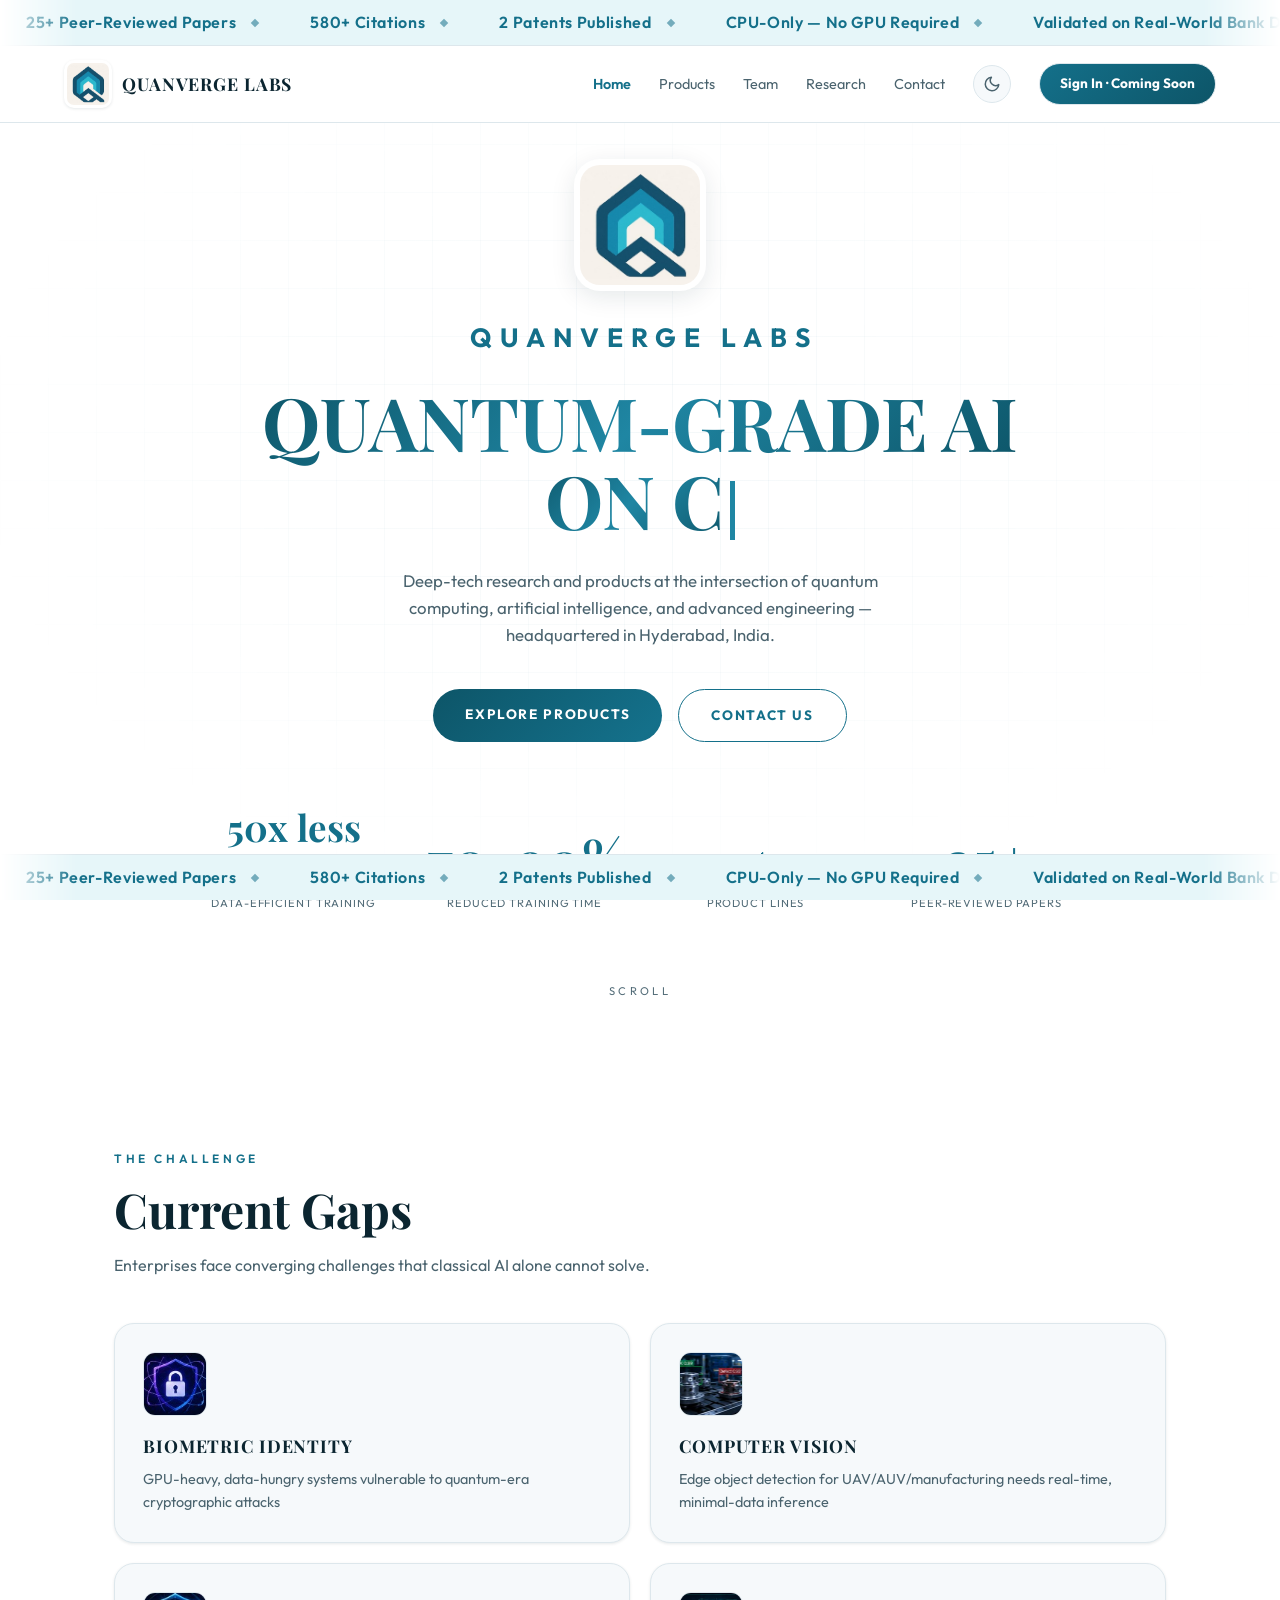
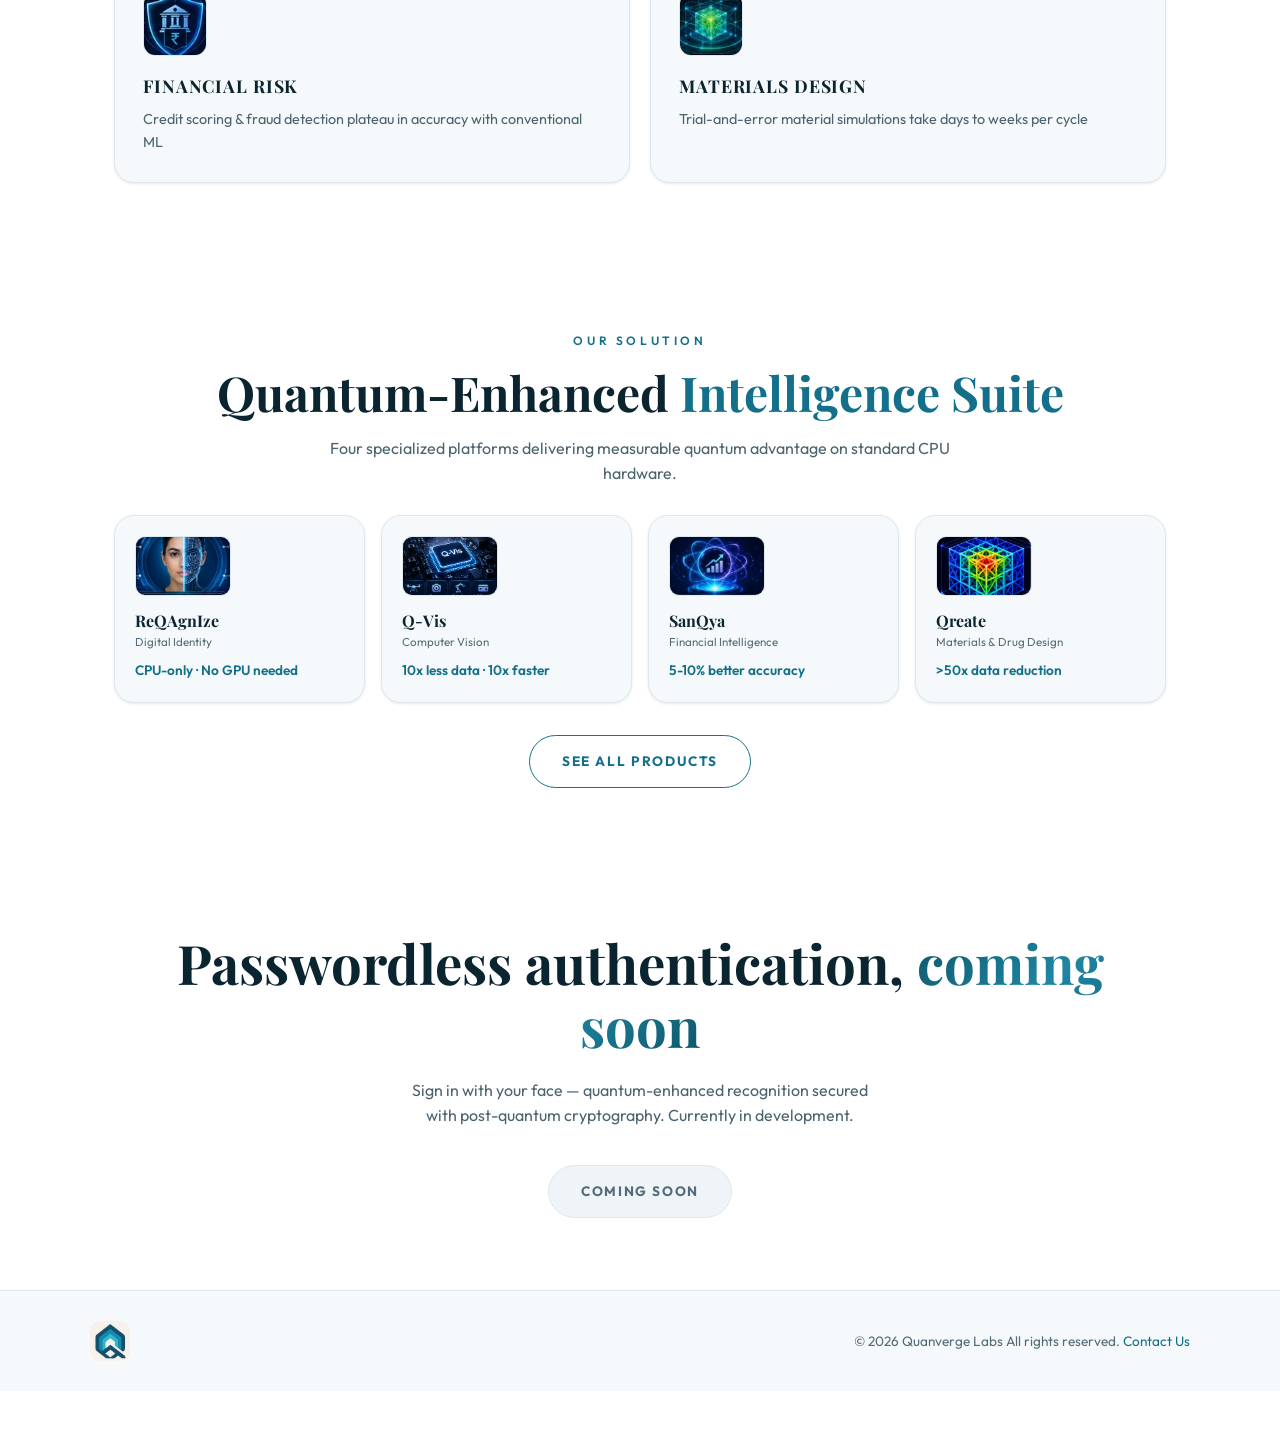
<file: index.html>
<!DOCTYPE html>
<html lang="en">
<head>
  <meta charset="UTF-8">
  <meta name="viewport" content="width=device-width, initial-scale=1.0">
  <title>Quanverge Labs — Quantum-Grade AI on Classical Hardware</title>
  <meta name="description" content="Deep-tech research and products at the intersection of quantum computing, artificial intelligence, and advanced engineering. Headquartered in Hyderabad, India.">
  <meta name="theme-color" content="#ffffff">

  <link rel="icon" href="images/favicon-32.png" sizes="32x32">
  <link rel="apple-touch-icon" href="images/apple-touch-icon.png">

  <!-- Preview card shown when the page is shared on LinkedIn, WhatsApp, X... -->
  <meta property="og:type" content="website">
  <meta property="og:site_name" content="Quanverge Labs">
  <meta property="og:title" content="Quanverge Labs — Quantum-Grade AI on Classical Hardware">
  <meta property="og:description" content="Deep-tech research and products at the intersection of quantum computing, artificial intelligence, and advanced engineering. Headquartered in Hyderabad, India.">
  <meta property="og:url" content="https://www.quanvergelabs.com/">
  <meta property="og:image" content="https://www.quanvergelabs.com/images/og-card.jpg">
  <meta name="twitter:card" content="summary_large_image">
  <link rel="canonical" href="https://www.quanvergelabs.com/">

  <!-- Fonts: Outfit for body text, Playfair Display for headings -->
  <link rel="preconnect" href="https://fonts.googleapis.com">
  <link rel="preconnect" href="https://fonts.gstatic.com" crossorigin>
  <link href="https://fonts.googleapis.com/css2?family=Outfit:wght@300;400;600;700;800&family=Playfair+Display:wght@400;600;700&display=swap" rel="stylesheet">

  <link rel="stylesheet" href="css/styles.css">

  <!-- Applies the saved theme before the page paints, so there's no flash of
       the wrong colours. Must stay inline and stay in <head>. -->
  <script>
    (function () {
      try {
        var saved = localStorage.getItem('quanverge-theme');
        var dark = saved ? saved === 'dark'
                         : window.matchMedia('(prefers-color-scheme: dark)').matches;
        if (dark) {
          document.documentElement.dataset.theme = 'dark';
          var m = document.querySelector('meta[name="theme-color"]');
          if (m) m.setAttribute('content', '#061820');
        }
      } catch (e) { /* storage blocked - fall back to light */ }
    })();
  </script>
</head>
<body>

<div class="page-background"></div>


<!-- ==========================================================================
     NAVIGATION BAR
     This same block appears on every page. If you change it here, copy the
     change into the other pages too. The only difference between pages is
     which link carries class="is-current".
     ========================================================================== -->
<div class="ticker ticker-header" aria-hidden="true">
  <div class="ticker-track"><span class="ticker-item">25+ Peer-Reviewed Papers</span><span class="ticker-item">580+ Citations</span><span class="ticker-item">2 Patents Published</span><span class="ticker-item">CPU-Only &mdash; No GPU Required</span><span class="ticker-item">Validated on Real-World Bank Data</span><span class="ticker-item">6 Research Domains</span><span class="ticker-item">4 Product Lines</span><span class="ticker-item">25+ Peer-Reviewed Papers</span><span class="ticker-item">580+ Citations</span><span class="ticker-item">2 Patents Published</span><span class="ticker-item">CPU-Only &mdash; No GPU Required</span><span class="ticker-item">Validated on Real-World Bank Data</span><span class="ticker-item">6 Research Domains</span><span class="ticker-item">4 Product Lines</span></div>
</div>

<nav class="navbar">
  <div class="navbar-inner">

    <a href="index.html" class="navbar-logo">
      <img src="images/logo-square.jpg" alt="Quanverge Labs logo">
      <span>Quanverge Labs</span>
    </a>

    <button class="navbar-toggle" id="navToggle" aria-label="Open menu" aria-expanded="false" aria-controls="navLinks">&#9776;</button>

    <ul class="navbar-links" id="navLinks">
      <li><a href="index.html" class="is-current">Home</a></li>
      <li><a href="products.html">Products</a></li>
      <li><a href="team.html">Team</a></li>
      <li><a href="research.html">Research</a></li>
      <li><a href="contact.html">Contact</a></li>
      <!-- Face sign-in isn't live yet, so this is a label, not a link. -->
      <li>
        <button class="theme-toggle" id="themeToggle" type="button" aria-label="Switch to dark theme">
          <svg class="icon-moon" viewBox="0 0 24 24" fill="none" stroke="currentColor" stroke-width="2" stroke-linecap="round" stroke-linejoin="round" aria-hidden="true"><path d="M21 12.79A9 9 0 1 1 11.21 3 7 7 0 0 0 21 12.79z"/></svg>
          <svg class="icon-sun" viewBox="0 0 24 24" fill="none" stroke="currentColor" stroke-width="2" stroke-linecap="round" stroke-linejoin="round" aria-hidden="true"><circle cx="12" cy="12" r="4"/><path d="M12 2v2M12 20v2M4.93 4.93l1.41 1.41M17.66 17.66l1.41 1.41M2 12h2M20 12h2M6.34 17.66l-1.41 1.41M19.07 4.93l-1.41 1.41"/></svg>
        </button>
      </li>
      <li><span class="navbar-cta is-soon">Sign In &middot; Coming Soon</span></li>
    </ul>

  </div>
</nav>


<main>

<!-- ==========================================================================
     HERO
     ========================================================================== -->
<section class="section hero">

  <!-- <div class="status-ticker">
    <span class="status-live"><span class="status-dot"></span>All Systems Operational</span>
  </div> -->

  <img src="images/logo-square.jpg" alt="Quanverge Labs" class="hero-logo" width="132" height="132">

  <div>
    <span class="hero-eyebrow">Quanverge Labs</span>
  </div>

  <!-- data-typewriter makes js/main.js type this out one character at a
       time. Each .text-gradient span is one line. The text stays here in
       full so it is still read by search engines and screen readers. -->
  <h1 class="hero-title" data-typewriter>
    <span class="text-gradient">Quantum-Grade AI</span><br>
    <span class="text-gradient">on Classical Hardware</span><span class="caret"></span>
  </h1>

  <p class="hero-subtitle">
    Deep-tech research and products at the intersection of quantum computing,
    artificial intelligence, and advanced engineering &mdash; headquartered in
    Hyderabad, India.
  </p>

  <div class="hero-buttons">
    <a href="products.html" class="btn">Explore Products</a>
    <a href="contact.html" class="btn-outline">Contact Us</a>
  </div>

  <!-- The five headline numbers -->
  <div class="hero-stats">
    <div>
      <div class="hero-stat-value">50x less data</div>
      <div class="hero-stat-label">Data-Efficient Training</div>
    </div>
    <div>
      <div class="hero-stat-value is-short">70-90%</div>
      <div class="hero-stat-label">Reduced Training Time</div>
    </div>
    <div>
      <div class="hero-stat-value is-short">4</div>
      <div class="hero-stat-label">Product Lines</div>
    </div>
    <div>
      <div class="hero-stat-value is-short">25+</div>
      <div class="hero-stat-label">Peer-Reviewed Papers</div>
    </div>
    <!-- <div>
      <div class="hero-stat-value">350M+</div>
      <div class="hero-stat-label">Addressable Market (USD)</div>
    </div> -->
  </div>

  <div class="scroll-hint">Scroll</div>

</section>


<!-- ==========================================================================
     CURRENT GAPS
     ========================================================================== -->
<section class="section">

  <div class="reveal">
    <span class="eyebrow">The Challenge</span>
    <h2 class="section-heading">Current Gaps</h2>
    <p class="section-intro">
      Enterprises face converging challenges that classical AI alone cannot solve.
    </p>
  </div>

  <div class="problem-grid">

    <div class="card problem-card reveal">
      <img class="problem-icon" src="images/problem-biometric-identity.jpg" alt="A padlock on a shield encircled by atomic orbits" width="64" height="64" loading="lazy">
      <h3>Biometric Identity</h3>
      <p>GPU-heavy, data-hungry systems vulnerable to quantum-era cryptographic attacks</p>
    </div>

    <div class="card problem-card reveal">
      <img class="problem-icon" src="images/problem-computer-vision.jpg" alt="Machined parts on a production line labelled OK and Defect by a detection system" width="64" height="64" loading="lazy">
      <h3>Computer Vision</h3>
      <p>Edge object detection for UAV/AUV/manufacturing needs real-time, minimal-data inference</p>
    </div>

    <div class="card problem-card reveal">
      <img class="problem-icon" src="images/problem-financial-risk.jpg" alt="A bank building with a rupee symbol inside a shield" width="64" height="64" loading="lazy">
      <h3>Financial Risk</h3>
      <p>Credit scoring &amp; fraud detection plateau in accuracy with conventional ML</p>
    </div>

    <div class="card problem-card reveal">
      <img class="problem-icon" src="images/problem-materials-design.jpg" alt="A glowing crystalline lattice cube" width="64" height="64" loading="lazy">
      <h3>Materials Design</h3>
      <p>Trial-and-error material simulations take days to weeks per cycle</p>
    </div>

  </div>
</section>


<!-- ==========================================================================
     PRODUCTS — short teaser. Full detail lives on each product's own page.
     ========================================================================== -->
<section class="section">

  <div class="products-header reveal">
    <span class="eyebrow">Our Solution</span>
    <h2 class="section-heading">Quantum-Enhanced <span class="text-brand">Intelligence Suite</span></h2>
    <p class="section-intro">
      Four specialized platforms delivering measurable quantum advantage on
      standard CPU hardware.
    </p>
  </div>

  <div class="product-summary-grid">

    <a class="card product-summary reveal" href="reqagnize.html">
      <img class="product-thumb" src="images/reqagnize.jpg" alt="ReQAgnIze: a face shown half as a photograph and half as a biometric wireframe mesh" width="96" height="60" loading="lazy">
      <h4>ReQAgnIze</h4>
      <p class="category">Digital Identity</p>
      <p class="metric">CPU-only &middot; No GPU needed</p>
    </a>

    <a class="card product-summary reveal" href="q-vis.html">
      <img class="product-thumb" src="images/q-vis.jpg" alt="Q-Vis: a processor chip on a circuit board surrounded by edge device icons" width="96" height="60" loading="lazy">
      <h4>Q-Vis</h4>
      <p class="category">Computer Vision</p>
      <p class="metric">10x less data &middot; 10x faster</p>
    </a>

    <a class="card product-summary reveal" href="sanqya.html">
      <img class="product-thumb" src="images/sanqya.jpg" alt="SanQya: a rising bar chart inside a sphere orbited by data paths" width="96" height="60" loading="lazy">
      <h4>SanQya</h4>
      <p class="category">Financial Intelligence</p>
      <p class="metric">5-10% better accuracy</p>
    </a>

    <a class="card product-summary reveal" href="qreate.html">
      <img class="product-thumb" src="images/qreate.jpg" alt="Qreate: a lattice cube rendered as a simulation heat-map" width="96" height="60" loading="lazy">
      <h4>Qreate</h4>
      <p class="category">Materials &amp; Drug Design</p>
      <p class="metric">&gt;50x data reduction</p>
    </a>

  </div>

  <p class="center-cta reveal">
    <a href="products.html" class="btn-outline">See All Products</a>
  </p>

</section>


<!-- ==========================================================================
     CLOSING CALL TO ACTION
     ========================================================================== -->
<section class="section final-cta">
  <div class="reveal">
    <h2>Passwordless authentication, <span class="text-gradient">coming soon</span></h2>
    <p>
      Sign in with your face &mdash; quantum-enhanced recognition secured with
      post-quantum cryptography. Currently in development.
    </p>
    <!-- Not a link yet. When the face-recognition app goes live, change this
         span into a link tag pointing at it, keeping class="btn". -->
    <span class="btn is-soon">Coming Soon</span>
  </div>
</section>

</main>


<!-- ==========================================================================
     FOOTER — also repeated on every page.
     ========================================================================== -->
<div class="ticker" aria-hidden="true">
  <div class="ticker-track"><span class="ticker-item">25+ Peer-Reviewed Papers</span><span class="ticker-item">580+ Citations</span><span class="ticker-item">2 Patents Published</span><span class="ticker-item">CPU-Only &mdash; No GPU Required</span><span class="ticker-item">Validated on Real-World Bank Data</span><span class="ticker-item">6 Research Domains</span><span class="ticker-item">4 Product Lines</span><span class="ticker-item">25+ Peer-Reviewed Papers</span><span class="ticker-item">580+ Citations</span><span class="ticker-item">2 Patents Published</span><span class="ticker-item">CPU-Only &mdash; No GPU Required</span><span class="ticker-item">Validated on Real-World Bank Data</span><span class="ticker-item">6 Research Domains</span><span class="ticker-item">4 Product Lines</span></div>
</div>
<footer class="footer">
  <div class="footer-inner">
    <img src="images/logo-square.jpg" alt="Quanverge Labs logo">
    <p>
      &copy; <span id="year"></span> Quanverge Labs 
      All rights reserved. <a href="contact.html">Contact Us</a>
    </p>
  </div>
</footer>


<script src="js/main.js"></script>
</body>
</html>
</file>
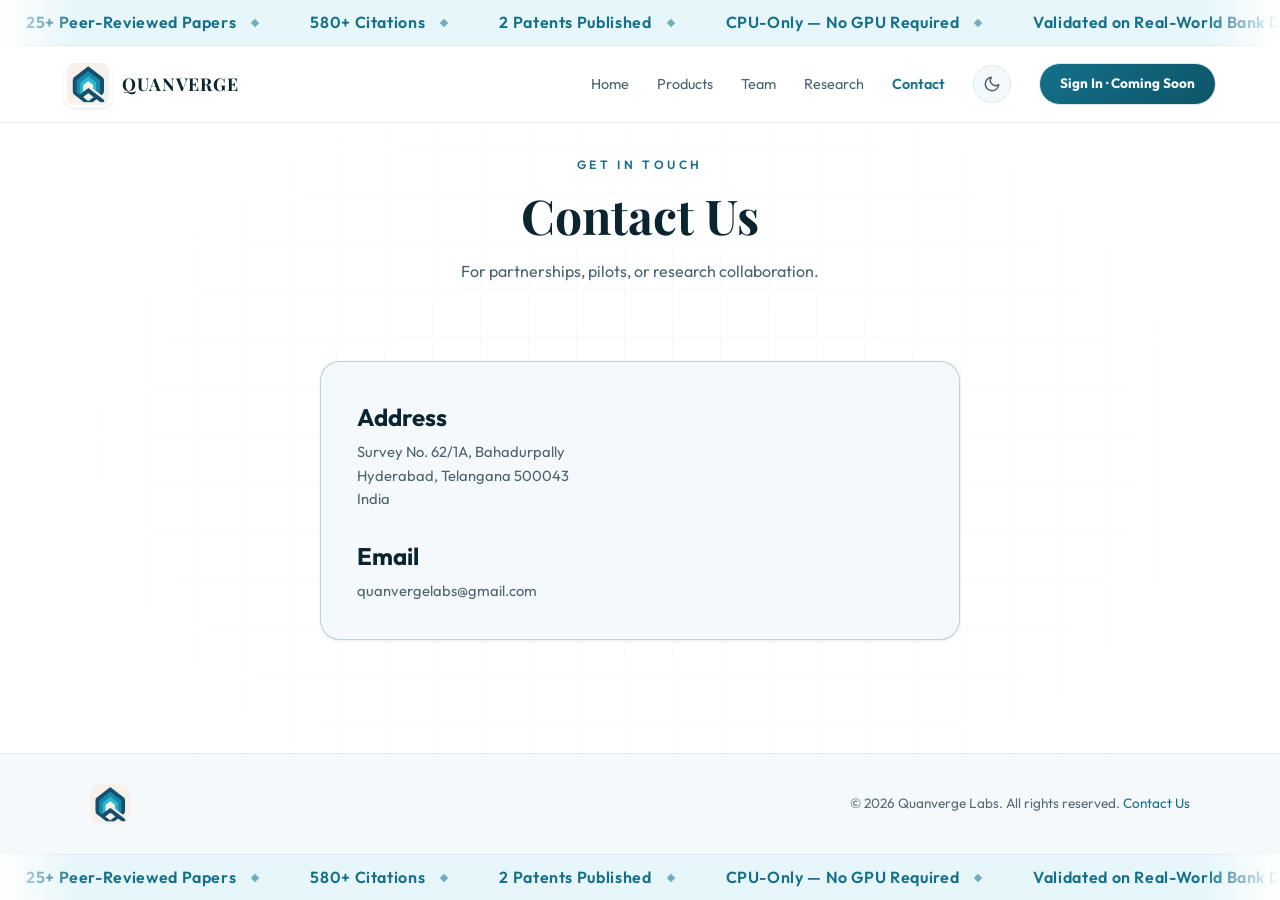
<file: contact.html>
<!DOCTYPE html>
<html lang="en">
<head>
  <meta charset="UTF-8">
  <meta name="viewport" content="width=device-width, initial-scale=1.0">
  <title>Contact — Quanverge Labs</title>
  <meta name="description" content="Get in touch with Quanverge Labs in Hyderabad, India.">
  <meta name="theme-color" content="#ffffff">

  <link rel="icon" href="images/favicon-32.png" sizes="32x32">
  <link rel="apple-touch-icon" href="images/apple-touch-icon.png">

  <!-- Preview card shown when the page is shared on LinkedIn, WhatsApp, X... -->
  <meta property="og:type" content="website">
  <meta property="og:site_name" content="Quanverge Labs">
  <meta property="og:title" content="Contact — Quanverge Labs">
  <meta property="og:description" content="Get in touch with Quanverge Labs in Hyderabad, India.">
  <meta property="og:url" content="https://www.quanvergelabs.com/contact.html">
  <meta property="og:image" content="https://www.quanvergelabs.com/images/og-card.jpg">
  <meta name="twitter:card" content="summary_large_image">
  <link rel="canonical" href="https://www.quanvergelabs.com/contact.html">

  <link rel="preconnect" href="https://fonts.googleapis.com">
  <link rel="preconnect" href="https://fonts.gstatic.com" crossorigin>
  <link href="https://fonts.googleapis.com/css2?family=Outfit:wght@300;400;600;700;800&family=Playfair+Display:wght@400;600;700&display=swap" rel="stylesheet">

  <link rel="stylesheet" href="css/styles.css">

  <!-- Applies the saved theme before the page paints, so there's no flash of
       the wrong colours. Must stay inline and stay in <head>. -->
  <script>
    (function () {
      try {
        var saved = localStorage.getItem('quanverge-theme');
        var dark = saved ? saved === 'dark'
                         : window.matchMedia('(prefers-color-scheme: dark)').matches;
        if (dark) {
          document.documentElement.dataset.theme = 'dark';
          var m = document.querySelector('meta[name="theme-color"]');
          if (m) m.setAttribute('content', '#061820');
        }
      } catch (e) { /* storage blocked - fall back to light */ }
    })();
  </script>
</head>
<body>

<div class="page-background"></div>

<div class="ticker ticker-header" aria-hidden="true">
  <div class="ticker-track"><span class="ticker-item">25+ Peer-Reviewed Papers</span><span class="ticker-item">580+ Citations</span><span class="ticker-item">2 Patents Published</span><span class="ticker-item">CPU-Only &mdash; No GPU Required</span><span class="ticker-item">Validated on Real-World Bank Data</span><span class="ticker-item">6 Research Domains</span><span class="ticker-item">4 Product Lines</span><span class="ticker-item">25+ Peer-Reviewed Papers</span><span class="ticker-item">580+ Citations</span><span class="ticker-item">2 Patents Published</span><span class="ticker-item">CPU-Only &mdash; No GPU Required</span><span class="ticker-item">Validated on Real-World Bank Data</span><span class="ticker-item">6 Research Domains</span><span class="ticker-item">4 Product Lines</span></div>
</div>

<nav class="navbar">
  <div class="navbar-inner">

    <a href="index.html" class="navbar-logo">
      <img src="images/logo-square.jpg" alt="Quanverge Labs logo">
      <span>Quanverge</span>
    </a>

    <button class="navbar-toggle" id="navToggle" aria-label="Open menu" aria-expanded="false" aria-controls="navLinks">&#9776;</button>

    <ul class="navbar-links" id="navLinks">
      <li><a href="index.html">Home</a></li>
      <li><a href="products.html">Products</a></li>
      <li><a href="team.html">Team</a></li>
      <li><a href="research.html">Research</a></li>
      <li><a href="contact.html" class="is-current">Contact</a></li>
      <li>
        <button class="theme-toggle" id="themeToggle" type="button" aria-label="Switch to dark theme">
          <svg class="icon-moon" viewBox="0 0 24 24" fill="none" stroke="currentColor" stroke-width="2" stroke-linecap="round" stroke-linejoin="round" aria-hidden="true"><path d="M21 12.79A9 9 0 1 1 11.21 3 7 7 0 0 0 21 12.79z"/></svg>
          <svg class="icon-sun" viewBox="0 0 24 24" fill="none" stroke="currentColor" stroke-width="2" stroke-linecap="round" stroke-linejoin="round" aria-hidden="true"><circle cx="12" cy="12" r="4"/><path d="M12 2v2M12 20v2M4.93 4.93l1.41 1.41M17.66 17.66l1.41 1.41M2 12h2M20 12h2M6.34 17.66l-1.41 1.41M19.07 4.93l-1.41 1.41"/></svg>
        </button>
      </li>
      <li><span class="navbar-cta is-soon">Sign In &middot; Coming Soon</span></li>
    </ul>

  </div>
</nav>


<main>

<section class="section page-header center">
  <span class="eyebrow">Get In Touch</span>
  <h1 class="section-heading">Contact Us</h1>
  <p class="section-intro center-text">
    For partnerships, pilots, or research collaboration.
  </p>
</section>


<section class="section section-tight">
  <div class="card card-brand contact-card reveal">

    <!-- <div class="contact-row">
      <h2>Prof. Jayasri Dontabhaktuni</h2>
      <p>Quanverge Labs</p>
    </div> -->

    <div class="contact-row">
      <h2>Address</h2>
      <p>
        Survey No. 62/1A, Bahadurpally<br>
        Hyderabad, Telangana 500043<br>
        India
      </p>
    </div>

    <div class="contact-row">
      <h2>Email</h2>
      <p><a href="mailto:quanvergelabs@gmail.com">quanvergelabs@gmail.com</a></p>
    </div>

  </div>
</section>

</main>


<div class="ticker" aria-hidden="true">
  <div class="ticker-track"><span class="ticker-item">25+ Peer-Reviewed Papers</span><span class="ticker-item">580+ Citations</span><span class="ticker-item">2 Patents Published</span><span class="ticker-item">CPU-Only &mdash; No GPU Required</span><span class="ticker-item">Validated on Real-World Bank Data</span><span class="ticker-item">6 Research Domains</span><span class="ticker-item">4 Product Lines</span><span class="ticker-item">25+ Peer-Reviewed Papers</span><span class="ticker-item">580+ Citations</span><span class="ticker-item">2 Patents Published</span><span class="ticker-item">CPU-Only &mdash; No GPU Required</span><span class="ticker-item">Validated on Real-World Bank Data</span><span class="ticker-item">6 Research Domains</span><span class="ticker-item">4 Product Lines</span></div>
</div>
<footer class="footer">
  <div class="footer-inner">
    <img src="images/logo-square.jpg" alt="Quanverge Labs logo">
    <p>
      &copy; <span id="year"></span> Quanverge Labs.
      All rights reserved. <a href="contact.html">Contact Us</a>
    </p>
  </div>
</footer>


<script src="js/main.js"></script>
</body>
</html>
</file>
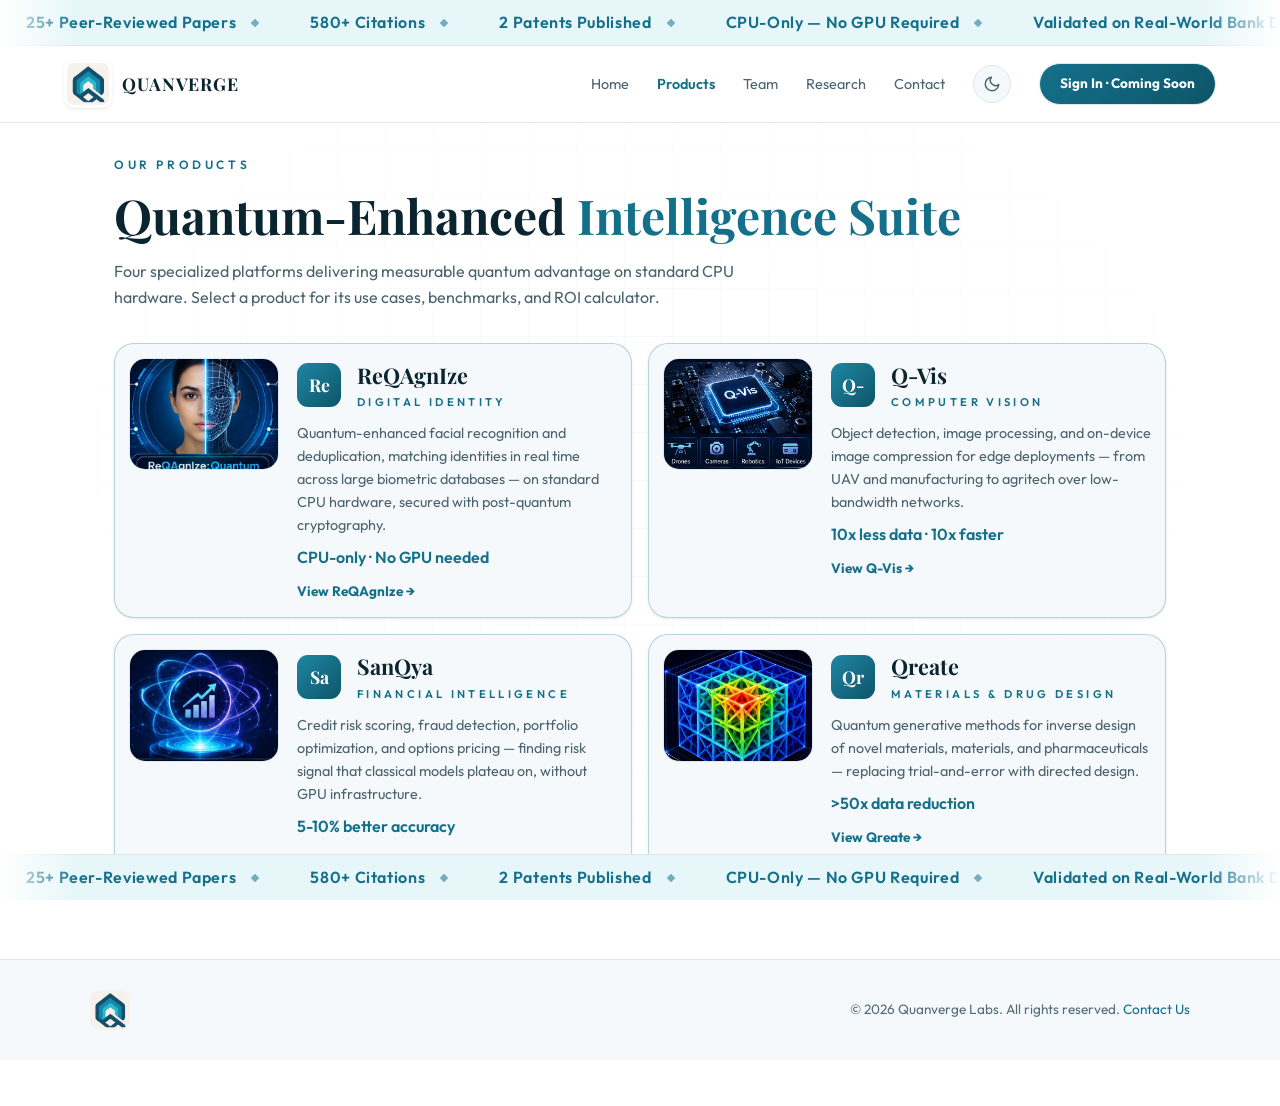
<file: products.html>
<!DOCTYPE html>
<html lang="en">
<head>
  <meta charset="UTF-8">
  <meta name="viewport" content="width=device-width, initial-scale=1.0">
  <title>Products — Quanverge Labs</title>
  <meta name="description" content="Four quantum-enhanced platforms: ReQAgnIze for digital identity, Q-Vis for computer vision, SanQya for financial intelligence, and Qreate for materials design.">
  <meta name="theme-color" content="#ffffff">

  <link rel="icon" href="images/favicon-32.png" sizes="32x32">
  <link rel="apple-touch-icon" href="images/apple-touch-icon.png">

  <!-- Preview card shown when the page is shared on LinkedIn, WhatsApp, X... -->
  <meta property="og:type" content="website">
  <meta property="og:site_name" content="Quanverge Labs">
  <meta property="og:title" content="Products — Quanverge Labs">
  <meta property="og:description" content="Four quantum-enhanced platforms: ReQAgnIze for digital identity, Q-Vis for computer vision, SanQya for financial intelligence, and Qreate for materials design.">
  <meta property="og:url" content="https://www.quanvergelabs.com/products.html">
  <meta property="og:image" content="https://www.quanvergelabs.com/images/og-card.jpg">
  <meta name="twitter:card" content="summary_large_image">
  <link rel="canonical" href="https://www.quanvergelabs.com/products.html">

  <link rel="preconnect" href="https://fonts.googleapis.com">
  <link rel="preconnect" href="https://fonts.gstatic.com" crossorigin>
  <link href="https://fonts.googleapis.com/css2?family=Outfit:wght@300;400;600;700;800&family=Playfair+Display:wght@400;600;700&display=swap" rel="stylesheet">

  <link rel="stylesheet" href="css/styles.css">

  <!-- Applies the saved theme before the page paints, so there's no flash of
       the wrong colours. Must stay inline and stay in <head>. -->
  <script>
    (function () {
      try {
        var saved = localStorage.getItem('quanverge-theme');
        var dark = saved ? saved === 'dark'
                         : window.matchMedia('(prefers-color-scheme: dark)').matches;
        if (dark) {
          document.documentElement.dataset.theme = 'dark';
          var m = document.querySelector('meta[name="theme-color"]');
          if (m) m.setAttribute('content', '#061820');
        }
      } catch (e) { /* storage blocked - fall back to light */ }
    })();
  </script>
</head>
<body>

<div class="page-background"></div>

<div class="ticker ticker-header" aria-hidden="true">
  <div class="ticker-track"><span class="ticker-item">25+ Peer-Reviewed Papers</span><span class="ticker-item">580+ Citations</span><span class="ticker-item">2 Patents Published</span><span class="ticker-item">CPU-Only &mdash; No GPU Required</span><span class="ticker-item">Validated on Real-World Bank Data</span><span class="ticker-item">6 Research Domains</span><span class="ticker-item">4 Product Lines</span><span class="ticker-item">25+ Peer-Reviewed Papers</span><span class="ticker-item">580+ Citations</span><span class="ticker-item">2 Patents Published</span><span class="ticker-item">CPU-Only &mdash; No GPU Required</span><span class="ticker-item">Validated on Real-World Bank Data</span><span class="ticker-item">6 Research Domains</span><span class="ticker-item">4 Product Lines</span></div>
</div>

<nav class="navbar">
  <div class="navbar-inner">

    <a href="index.html" class="navbar-logo">
      <img src="images/logo-square.jpg" alt="Quanverge Labs logo">
      <span>Quanverge</span>
    </a>

    <button class="navbar-toggle" id="navToggle" aria-label="Open menu" aria-expanded="false" aria-controls="navLinks">&#9776;</button>

    <ul class="navbar-links" id="navLinks">
      <li><a href="index.html">Home</a></li>
      <li><a href="products.html" class="is-current">Products</a></li>
      <li><a href="team.html">Team</a></li>
      <li><a href="research.html">Research</a></li>
      <li><a href="contact.html">Contact</a></li>
      <li>
        <button class="theme-toggle" id="themeToggle" type="button" aria-label="Switch to dark theme">
          <svg class="icon-moon" viewBox="0 0 24 24" fill="none" stroke="currentColor" stroke-width="2" stroke-linecap="round" stroke-linejoin="round" aria-hidden="true"><path d="M21 12.79A9 9 0 1 1 11.21 3 7 7 0 0 0 21 12.79z"/></svg>
          <svg class="icon-sun" viewBox="0 0 24 24" fill="none" stroke="currentColor" stroke-width="2" stroke-linecap="round" stroke-linejoin="round" aria-hidden="true"><circle cx="12" cy="12" r="4"/><path d="M12 2v2M12 20v2M4.93 4.93l1.41 1.41M17.66 17.66l1.41 1.41M2 12h2M20 12h2M6.34 17.66l-1.41 1.41M19.07 4.93l-1.41 1.41"/></svg>
        </button>
      </li>
      <li><span class="navbar-cta is-soon">Sign In &middot; Coming Soon</span></li>
    </ul>

  </div>
</nav>


<main>

<section class="section page-header">
  <span class="eyebrow">Our Products</span>
  <h1 class="section-heading">Quantum-Enhanced <span class="text-brand">Intelligence Suite</span></h1>
  <p class="section-intro">
    Four specialized platforms delivering measurable quantum advantage on
    standard CPU hardware. Select a product for its use cases, benchmarks,
    and ROI calculator.
  </p>
</section>


<section class="section section-tight">
  <div class="product-card-grid">

    <a class="card card-brand product-card reveal" href="reqagnize.html">
      <figure class="product-figure">
        <img src="images/reqagnize.jpg" alt="ReQAgnIze: a face shown half as a photograph and half as a biometric wireframe mesh, inside a circular scanning interface" width="402" height="391" loading="lazy">
      </figure>
      <div class="product-card-body">
      <div class="product-title-row">
        <span class="monogram">Re</span>
        <div>
          <h2>ReQAgnIze</h2>
          <p class="product-category">Digital Identity</p>
        </div>
      </div>
      <p class="product-card-text">
        Quantum-enhanced facial recognition and deduplication, matching
        identities in real time across large biometric databases &mdash; on
        standard CPU hardware, secured with post-quantum cryptography.
      </p>
      <p class="metric">CPU-only &middot; No GPU needed</p>
      <span class="product-card-link">View ReQAgnIze &rarr;</span>
      </div>
    </a>

    <a class="card card-brand product-card reveal" href="q-vis.html">
      <figure class="product-figure">
        <img src="images/q-vis.jpg" alt="Q-Vis: a processor chip on a circuit board, with icons for drones, cameras, robotics and IoT devices" width="262" height="195" loading="lazy">
      </figure>
      <div class="product-card-body">
      <div class="product-title-row">
        <span class="monogram">Q-</span>
        <div>
          <h2>Q-Vis</h2>
          <p class="product-category">Computer Vision</p>
        </div>
      </div>
      <p class="product-card-text">
        Object detection, image processing, and on-device image compression
        for edge deployments &mdash; from UAV and manufacturing to agritech
        over low-bandwidth networks.
      </p>
      <p class="metric">10x less data &middot; 10x faster</p>
      <span class="product-card-link">View Q-Vis &rarr;</span>
      </div>
    </a>

    <a class="card card-brand product-card reveal" href="sanqya.html">
      <figure class="product-figure">
        <img src="images/sanqya.jpg" alt="SanQya: a rising bar chart with an upward arrow inside a sphere orbited by data paths" width="424" height="270" loading="lazy">
      </figure>
      <div class="product-card-body">
      <div class="product-title-row">
        <span class="monogram">Sa</span>
        <div>
          <h2>SanQya</h2>
          <p class="product-category">Financial Intelligence</p>
        </div>
      </div>
      <p class="product-card-text">
        Credit risk scoring, fraud detection, portfolio optimization, and
        options pricing &mdash; finding risk signal that classical models
        plateau on, without GPU infrastructure.
      </p>
      <p class="metric">5-10% better accuracy</p>
      <span class="product-card-link">View SanQya &rarr;</span>
      </div>
    </a>

    <a class="card card-brand product-card reveal" href="qreate.html">
      <figure class="product-figure">
        <img src="images/qreate.jpg" alt="Qreate: a three-dimensional lattice structure with a heat-map showing simulated material stress" width="149" height="103" loading="lazy">
      </figure>
      <div class="product-card-body">
      <div class="product-title-row">
        <span class="monogram">Qr</span>
        <div>
          <h2>Qreate</h2>
          <p class="product-category">Materials &amp; Drug Design</p>
        </div>
      </div>
      <p class="product-card-text">
        Quantum generative methods for inverse design of novel materials,
        materials, and pharmaceuticals &mdash; replacing trial-and-error
        with directed design.
      </p>
      <p class="metric">&gt;50x data reduction</p>
      <span class="product-card-link">View Qreate &rarr;</span>
      </div>
    </a>

  </div>
</section>

</main>


<div class="ticker" aria-hidden="true">
  <div class="ticker-track"><span class="ticker-item">25+ Peer-Reviewed Papers</span><span class="ticker-item">580+ Citations</span><span class="ticker-item">2 Patents Published</span><span class="ticker-item">CPU-Only &mdash; No GPU Required</span><span class="ticker-item">Validated on Real-World Bank Data</span><span class="ticker-item">6 Research Domains</span><span class="ticker-item">4 Product Lines</span><span class="ticker-item">25+ Peer-Reviewed Papers</span><span class="ticker-item">580+ Citations</span><span class="ticker-item">2 Patents Published</span><span class="ticker-item">CPU-Only &mdash; No GPU Required</span><span class="ticker-item">Validated on Real-World Bank Data</span><span class="ticker-item">6 Research Domains</span><span class="ticker-item">4 Product Lines</span></div>
</div>
<footer class="footer">
  <div class="footer-inner">
    <img src="images/logo-square.jpg" alt="Quanverge Labs logo">
    <p>
      &copy; <span id="year"></span> Quanverge Labs.
      All rights reserved. <a href="contact.html">Contact Us</a>
    </p>
  </div>
</footer>


<script src="js/main.js"></script>
</body>
</html>
</file>
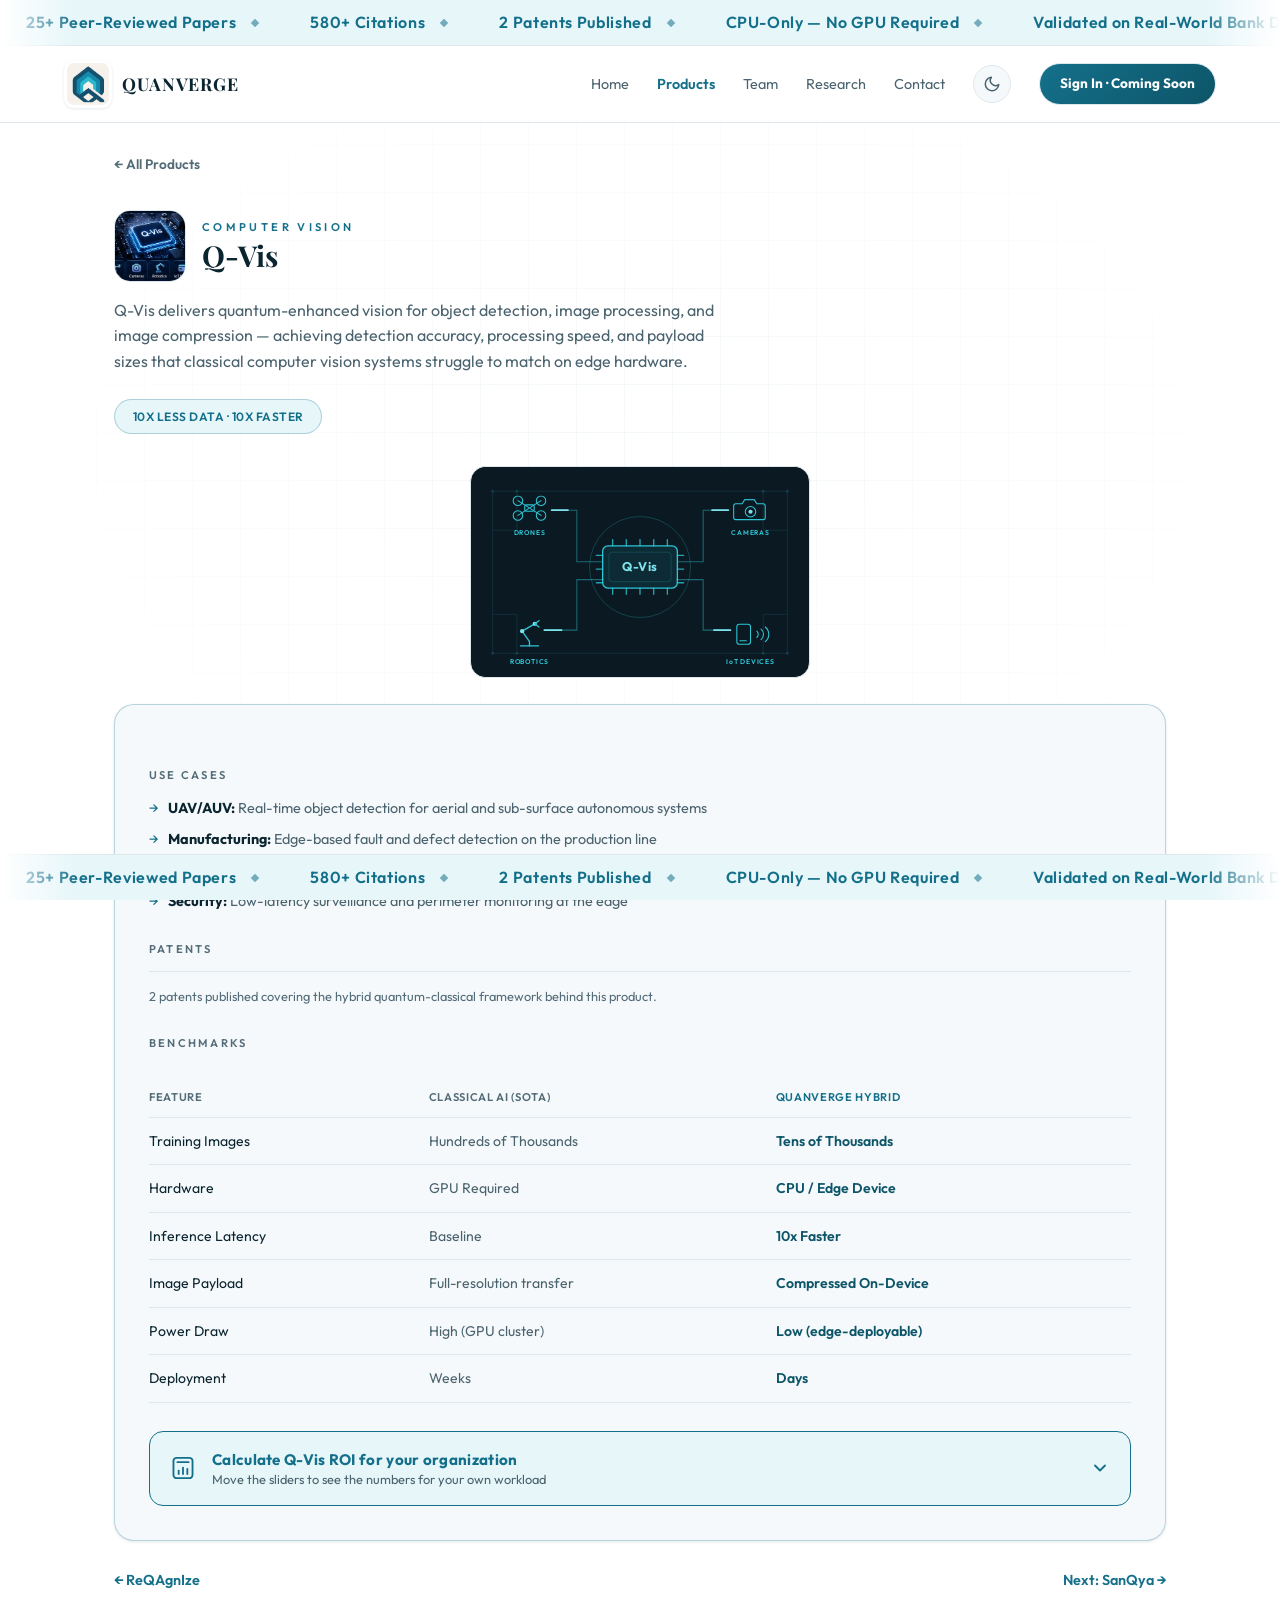
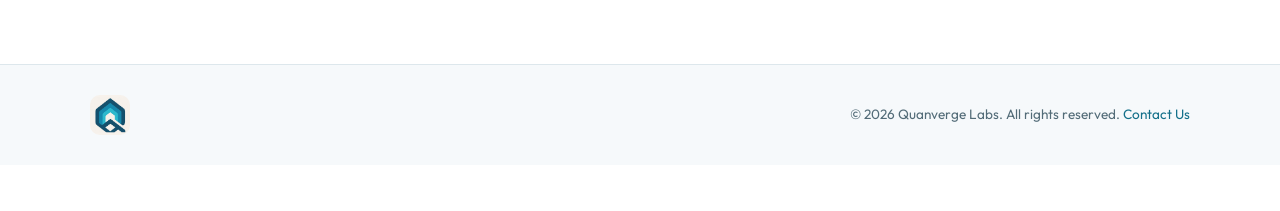
<file: q-vis.html>
<!DOCTYPE html>
<html lang="en">
<head>
  <meta charset="UTF-8">
  <meta name="viewport" content="width=device-width, initial-scale=1.0">
  <title>Q-Vis — Quantum-Enhanced Computer Vision | Quanverge Labs</title>
  <meta name="description" content="Patent-published object detection, image processing, and on-device image compression at the edge — for UAV/AUV, manufacturing, agritech, and security deployments.">
  <meta name="theme-color" content="#ffffff">

  <link rel="icon" href="images/favicon-32.png" sizes="32x32">
  <link rel="apple-touch-icon" href="images/apple-touch-icon.png">

  <!-- Preview card shown when the page is shared on LinkedIn, WhatsApp, X... -->
  <meta property="og:type" content="website">
  <meta property="og:site_name" content="Quanverge Labs">
  <meta property="og:title" content="Q-Vis — Quantum-Enhanced Computer Vision | Quanverge Labs">
  <meta property="og:description" content="Patent-published object detection, image processing, and on-device image compression at the edge — for UAV/AUV, manufacturing, agritech, and security deployments.">
  <meta property="og:url" content="https://www.quanvergelabs.com/q-vis.html">
  <meta property="og:image" content="https://www.quanvergelabs.com/images/og-card.jpg">
  <meta name="twitter:card" content="summary_large_image">
  <link rel="canonical" href="https://www.quanvergelabs.com/q-vis.html">

  <link rel="preconnect" href="https://fonts.googleapis.com">
  <link rel="preconnect" href="https://fonts.gstatic.com" crossorigin>
  <link href="https://fonts.googleapis.com/css2?family=Outfit:wght@300;400;600;700;800&family=Playfair+Display:wght@400;600;700&display=swap" rel="stylesheet">

  <link rel="stylesheet" href="css/styles.css">

  <!-- Applies the saved theme before the page paints, so there's no flash of
       the wrong colours. Must stay inline and stay in <head>. -->
  <script>
    (function () {
      try {
        var saved = localStorage.getItem('quanverge-theme');
        var dark = saved ? saved === 'dark'
                         : window.matchMedia('(prefers-color-scheme: dark)').matches;
        if (dark) {
          document.documentElement.dataset.theme = 'dark';
          var m = document.querySelector('meta[name="theme-color"]');
          if (m) m.setAttribute('content', '#061820');
        }
      } catch (e) { /* storage blocked - fall back to light */ }
    })();
  </script>
</head>
<body>

<div class="page-background"></div>

<div class="ticker ticker-header" aria-hidden="true">
  <div class="ticker-track"><span class="ticker-item">25+ Peer-Reviewed Papers</span><span class="ticker-item">580+ Citations</span><span class="ticker-item">2 Patents Published</span><span class="ticker-item">CPU-Only &mdash; No GPU Required</span><span class="ticker-item">Validated on Real-World Bank Data</span><span class="ticker-item">6 Research Domains</span><span class="ticker-item">4 Product Lines</span><span class="ticker-item">25+ Peer-Reviewed Papers</span><span class="ticker-item">580+ Citations</span><span class="ticker-item">2 Patents Published</span><span class="ticker-item">CPU-Only &mdash; No GPU Required</span><span class="ticker-item">Validated on Real-World Bank Data</span><span class="ticker-item">6 Research Domains</span><span class="ticker-item">4 Product Lines</span></div>
</div>

<nav class="navbar">
  <div class="navbar-inner">

    <a href="index.html" class="navbar-logo">
      <img src="images/logo-square.jpg" alt="Quanverge Labs logo">
      <span>Quanverge</span>
    </a>

    <button class="navbar-toggle" id="navToggle" aria-label="Open menu" aria-expanded="false" aria-controls="navLinks">&#9776;</button>

    <ul class="navbar-links" id="navLinks">
      <li><a href="index.html">Home</a></li>
      <li><a href="products.html" class="is-current">Products</a></li>
      <li><a href="team.html">Team</a></li>
      <li><a href="research.html">Research</a></li>
      <li><a href="contact.html">Contact</a></li>
      <li>
        <button class="theme-toggle" id="themeToggle" type="button" aria-label="Switch to dark theme">
          <svg class="icon-moon" viewBox="0 0 24 24" fill="none" stroke="currentColor" stroke-width="2" stroke-linecap="round" stroke-linejoin="round" aria-hidden="true"><path d="M21 12.79A9 9 0 1 1 11.21 3 7 7 0 0 0 21 12.79z"/></svg>
          <svg class="icon-sun" viewBox="0 0 24 24" fill="none" stroke="currentColor" stroke-width="2" stroke-linecap="round" stroke-linejoin="round" aria-hidden="true"><circle cx="12" cy="12" r="4"/><path d="M12 2v2M12 20v2M4.93 4.93l1.41 1.41M17.66 17.66l1.41 1.41M2 12h2M20 12h2M6.34 17.66l-1.41 1.41M19.07 4.93l-1.41 1.41"/></svg>
        </button>
      </li>
      <li><span class="navbar-cta is-soon">Sign In &middot; Coming Soon</span></li>
    </ul>

  </div>
</nav>


<main>

<section class="section page-header">
  <a href="products.html" class="back-link">&larr; All Products</a>

  <div class="product-title-row">
    <img class="product-mark" src="images/q-vis.jpg" alt="Q-Vis: a processor chip on a circuit board surrounded by edge device icons" width="262" height="195">
    <div>
      <p class="product-category">Computer Vision</p>
      <h1 class="section-heading">Q-Vis</h1>
    </div>
  </div>

  <p class="section-intro">
    Q-Vis delivers quantum-enhanced vision for object detection, image
    processing, and image compression &mdash; achieving detection accuracy,
    processing speed, and payload sizes that classical computer vision
    systems struggle to match on edge hardware.
  </p>

  <span class="product-badge">10x less data &middot; 10x faster</span>
</section>


<section class="section section-tight">
  <div class="product-viz">
    <svg viewBox="0 0 640 400" role="img" aria-label="A Q-Vis processor on a circuit board with data flowing in from drones, cameras, robotics and IoT devices" xmlns="http://www.w3.org/2000/svg"><rect width="640" height="400" fill="#0b1a22"/><g fill="none" stroke="#1b4e60" stroke-width="1.5" opacity="0.5"><path d="M40 46 H600"/><path d="M40 354 H600"/><path d="M40 46 V354"/><path d="M600 46 V354"/><path d="M40 120 H86 V46"/><path d="M600 120 H554 V46"/><path d="M40 280 H86 V354"/><path d="M600 280 H554 V354"/></g><g fill="#1b4e60" opacity="0.55"><circle cx="40" cy="46" r="3"/><circle cx="600" cy="46" r="3"/><circle cx="40" cy="354" r="3"/><circle cx="600" cy="354" r="3"/><circle cx="86" cy="46" r="3"/><circle cx="554" cy="46" r="3"/><circle cx="86" cy="354" r="3"/><circle cx="554" cy="354" r="3"/></g><path d="M152 82 H200 V180 H249" fill="none" stroke="#2fc6d6" stroke-width="2" opacity="0.45"/><path class="viz-flow" d="M152 82 H200 V180 H249" pathLength="100" fill="none" stroke="#7ee3ec" stroke-width="3" stroke-linecap="round" style="animation-delay:0.00s"/><path d="M488 82 H440 V180 H391" fill="none" stroke="#2fc6d6" stroke-width="2" opacity="0.45"/><path class="viz-flow" d="M488 82 H440 V180 H391" pathLength="100" fill="none" stroke="#7ee3ec" stroke-width="3" stroke-linecap="round" style="animation-delay:0.65s"/><path d="M138 310 H200 V214 H249" fill="none" stroke="#2fc6d6" stroke-width="2" opacity="0.45"/><path class="viz-flow" d="M138 310 H200 V214 H249" pathLength="100" fill="none" stroke="#7ee3ec" stroke-width="3" stroke-linecap="round" style="animation-delay:1.30s"/><path d="M492 310 H440 V214 H391" fill="none" stroke="#2fc6d6" stroke-width="2" opacity="0.45"/><path class="viz-flow" d="M492 310 H440 V214 H391" pathLength="100" fill="none" stroke="#7ee3ec" stroke-width="3" stroke-linecap="round" style="animation-delay:1.95s"/><g class="viz-appear" style="animation-delay:0.2s"><g fill="none" stroke="#2fc6d6" stroke-width="2.5" stroke-linecap="round" opacity="0.8"><path d="M268 150 v-12"/><path d="M268 230 v12"/><path d="M294 150 v-12"/><path d="M294 230 v12"/><path d="M320 150 v-12"/><path d="M320 230 v12"/><path d="M346 150 v-12"/><path d="M346 230 v12"/><path d="M372 150 v-12"/><path d="M372 230 v12"/><path d="M249 168 h-12"/><path d="M391 168 h12"/><path d="M249 194 h-12"/><path d="M391 194 h12"/><path d="M249 220 h-12"/><path d="M391 220 h12"/></g><rect x="249" y="150" width="142" height="80" rx="10" fill="#2fc6d6" fill-opacity="0.10" stroke="#2fc6d6" stroke-width="2.5"/><rect x="261" y="162" width="118" height="56" rx="6" fill="none" stroke="#2fc6d6" stroke-width="1" opacity="0.35"/><text x="320" y="198" text-anchor="middle" fill="#7ee3ec" font-family="Outfit,sans-serif" font-size="24" font-weight="700" letter-spacing="1">Q-Vis</text></g><circle class="viz-pulse" cx="320" cy="190" r="96" fill="none" stroke="#2fc6d6" stroke-width="1.5" opacity="0.3"/><g class="viz-appear" style="animation-delay:0.40s"><g fill="none" stroke="#2fc6d6" stroke-width="2" stroke-linecap="round"><path d="M88 64 L132 92 M132 64 L88 92"/><circle cx="88" cy="64" r="9"/><circle cx="132" cy="64" r="9"/><circle cx="88" cy="92" r="9"/><circle cx="132" cy="92" r="9"/><rect x="101" y="72" width="18" height="12" rx="3"/></g><text x="110" y="130" text-anchor="middle" fill="#2fc6d6" font-family="Outfit,sans-serif" font-size="13" font-weight="600" letter-spacing="1.5">DRONES</text></g><g class="viz-appear" style="animation-delay:0.59s"><g fill="none" stroke="#2fc6d6" stroke-width="2" stroke-linejoin="round"><path d="M502 70 h12 l5 -8 h18 l5 8 h12 a4 4 0 0 1 4 4 v22 a4 4 0 0 1 -4 4 h-52 a4 4 0 0 1 -4 -4 v-22 a4 4 0 0 1 4 -4 z"/><circle cx="530" cy="85" r="10"/><circle cx="530" cy="85" r="4" fill="#7ee3ec" stroke="none"/></g><text x="530" y="130" text-anchor="middle" fill="#2fc6d6" font-family="Outfit,sans-serif" font-size="13" font-weight="600" letter-spacing="1.5">CAMERAS</text></g><g class="viz-appear" style="animation-delay:0.79s"><g fill="none" stroke="#2fc6d6" stroke-width="2.5" stroke-linecap="round" stroke-linejoin="round"><path d="M93 340 h34"/><path d="M110 340 v-8 l-14 -20 l24 -14"/><circle cx="96" cy="312" r="4" fill="#7ee3ec" stroke="none"/><circle cx="120" cy="298" r="4" fill="#7ee3ec" stroke="none"/><path d="M120 298 l8 -6 m-8 6 l8 6"/></g><text x="110" y="374" text-anchor="middle" fill="#2fc6d6" font-family="Outfit,sans-serif" font-size="13" font-weight="600" letter-spacing="1.5">ROBOTICS</text></g><g class="viz-appear" style="animation-delay:0.98s"><g fill="none" stroke="#2fc6d6" stroke-width="2" stroke-linecap="round"><rect x="504" y="299" width="26" height="38" rx="5"/><path d="M510 330 h12"/><path d="M542 312 a8 8 0 0 1 0 12"/><path d="M550 308 a13 13 0 0 1 0 20"/><path d="M558 304 a18 18 0 0 1 0 28"/></g><text x="530" y="374" text-anchor="middle" fill="#2fc6d6" font-family="Outfit,sans-serif" font-size="13" font-weight="600" letter-spacing="1.5">IoT DEVICES</text></g></svg>
  </div>

  <div class="card card-brand product-detail">

    <p class="subheading">Use Cases</p>
    <ul class="use-cases">
      <li><span class="arrow">&rarr;</span><span><strong>UAV/AUV:</strong> Real-time object detection for aerial and sub-surface autonomous systems</span></li>
      <li><span class="arrow">&rarr;</span><span><strong>Manufacturing:</strong> Edge-based fault and defect detection on the production line</span></li>
      <li><span class="arrow">&rarr;</span><span><strong>Agritech:</strong> On-device image compression for crop and field monitoring over low-bandwidth rural networks</span></li>
      <li><span class="arrow">&rarr;</span><span><strong>Security:</strong> Low-latency surveillance and perimeter monitoring at the edge</span></li>
    </ul>

    <p class="subheading">Patents</p>
    <p class="domain-evidence" style="margin-top:0">2 patents published covering the hybrid quantum-classical framework behind this product.</p>

    <p class="subheading">Benchmarks</p>
    <div class="table-wrapper">
      <table class="comparison-table">
        <thead>
          <tr><th>Feature</th><th>Classical AI (SOTA)</th><th>Quanverge Hybrid</th></tr>
        </thead>
        <tbody>
          <tr><td>Training Images</td><td>Hundreds of Thousands</td><td>Tens of Thousands</td></tr>
          <tr><td>Hardware</td><td>GPU Required</td><td>CPU / Edge Device</td></tr>
          <tr><td>Inference Latency</td><td>Baseline</td><td>10x Faster</td></tr>
          <tr><td>Image Payload</td><td>Full-resolution transfer</td><td>Compressed On-Device</td></tr>
          <tr><td>Power Draw</td><td>High (GPU cluster)</td><td>Low (edge-deployable)</td></tr>
          <tr><td>Deployment</td><td>Weeks</td><td>Days</td></tr>
        </tbody>
      </table>
    </div>

    <button class="roi-open" aria-expanded="false" aria-controls="roi-q-vis">
      <svg class="roi-icon" viewBox="0 0 24 24" fill="none" stroke="currentColor" stroke-width="1.7" stroke-linecap="round" stroke-linejoin="round" aria-hidden="true"><rect x="3.2" y="2.6" width="17.6" height="18.8" rx="3"/><path d="M6.8 6.6 L17.2 6.6"/><path class="roi-bar roi-bar-1" d="M8 17.6 L8 14.4"/><path class="roi-bar roi-bar-2" d="M12 17.6 L12 11.6"/><path class="roi-bar roi-bar-3" d="M16 17.6 L16 12.8"/></svg>
      <span class="roi-open-text">
        <span class="roi-open-title">Calculate Q-Vis ROI for your organization</span>
        <span class="roi-open-hint">Move the sliders to see the numbers for your own workload</span>
      </span>
      <svg class="roi-chevron" viewBox="0 0 24 24" fill="none" stroke="currentColor" stroke-width="2.2" stroke-linecap="round" stroke-linejoin="round" aria-hidden="true"><path d="M6 9 L12 15 L18 9"/></svg>
    </button>

    <div class="roi-panel" id="roi-q-vis">
      <p class="roi-title">Estimate your Q-Vis ROI</p>

      <div class="roi-controls">
        <div>
          <label class="roi-control-label" for="qvis-latency">
            <span>Current inference latency</span>
            <output for="qvis-latency"></output>
          </label>
          <input type="range" id="qvis-latency" data-roi-input data-roi-unit="ms"
                 min="10" max="2000" step="10" value="200">
        </div>
        <div>
          <label class="roi-control-label" for="qvis-images">
            <span>Training images required today</span>
            <output for="qvis-images"></output>
          </label>
          <input type="range" id="qvis-images" data-roi-input data-roi-unit="images"
                 min="5000" max="5000000" step="5000" value="500000">
        </div>
      </div>

      <div class="roi-results">
        <div class="roi-result">
          <p class="roi-result-label">Estimated latency with Quanverge</p>
          <p class="roi-result-value">
            <span data-roi-output data-roi-source="qvis-latency" data-roi-op="divide" data-roi-by="10" data-roi-prefix="&asymp;"></span>
            <span class="unit">ms</span>
          </p>
          <p class="roi-cite">Based on: 10x faster inference at edge</p>
        </div>
        <div class="roi-result">
          <p class="roi-result-label">Images needed with Quanverge</p>
          <p class="roi-result-value">
            <span data-roi-output data-roi-source="qvis-images" data-roi-op="divide" data-roi-by="10" data-roi-prefix="&asymp;"></span>
            <span class="unit">images</span>
          </p>
          <p class="roi-cite">Based on: 10x less data</p>
        </div>
      </div>

      <p class="roi-disclaimer">
        Illustrative estimate based on Quanverge's published benchmarks &mdash;
        actual results vary by deployment.
      </p>
    </div>

  </div>

  <nav class="product-nav">
    <a href="reqagnize.html">&larr; ReQAgnIze</a>
    <a href="sanqya.html">Next: SanQya &rarr;</a>
  </nav>
</section>

</main>


<div class="ticker" aria-hidden="true">
  <div class="ticker-track"><span class="ticker-item">25+ Peer-Reviewed Papers</span><span class="ticker-item">580+ Citations</span><span class="ticker-item">2 Patents Published</span><span class="ticker-item">CPU-Only &mdash; No GPU Required</span><span class="ticker-item">Validated on Real-World Bank Data</span><span class="ticker-item">6 Research Domains</span><span class="ticker-item">4 Product Lines</span><span class="ticker-item">25+ Peer-Reviewed Papers</span><span class="ticker-item">580+ Citations</span><span class="ticker-item">2 Patents Published</span><span class="ticker-item">CPU-Only &mdash; No GPU Required</span><span class="ticker-item">Validated on Real-World Bank Data</span><span class="ticker-item">6 Research Domains</span><span class="ticker-item">4 Product Lines</span></div>
</div>
<footer class="footer">
  <div class="footer-inner">
    <img src="images/logo-square.jpg" alt="Quanverge Labs logo">
    <p>
      &copy; <span id="year"></span> Quanverge Labs.
      All rights reserved. <a href="contact.html">Contact Us</a>
    </p>
  </div>
</footer>


<script src="js/main.js"></script>
</body>
</html>
</file>
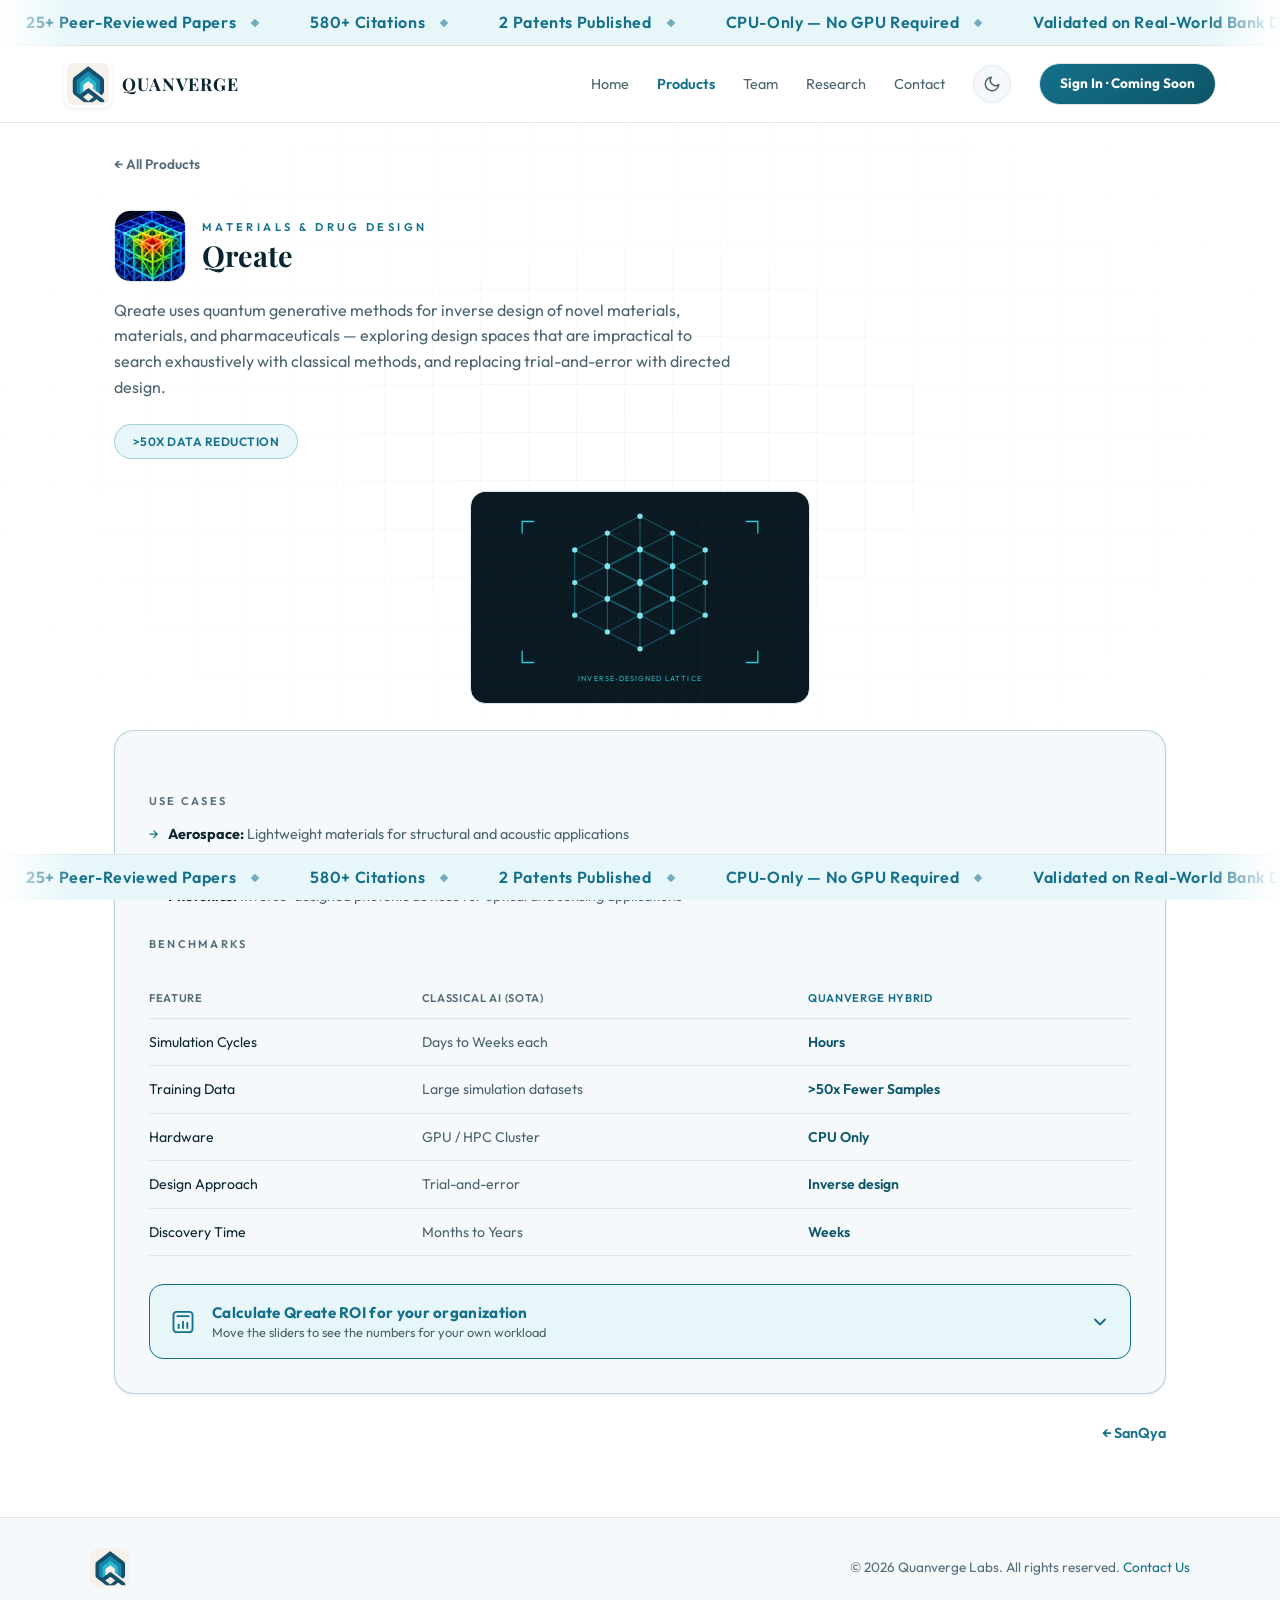
<file: qreate.html>
<!DOCTYPE html>
<html lang="en">
<head>
  <meta charset="UTF-8">
  <meta name="viewport" content="width=device-width, initial-scale=1.0">
  <title>Qreate — Quantum Inverse Design for Materials | Quanverge Labs</title>
  <meta name="description" content="Quantum generative methods for inverse design of materials, photonic devices, and pharmaceuticals — replacing trial-and-error simulation with directed design.">
  <meta name="theme-color" content="#ffffff">

  <link rel="icon" href="images/favicon-32.png" sizes="32x32">
  <link rel="apple-touch-icon" href="images/apple-touch-icon.png">

  <!-- Preview card shown when the page is shared on LinkedIn, WhatsApp, X... -->
  <meta property="og:type" content="website">
  <meta property="og:site_name" content="Quanverge Labs">
  <meta property="og:title" content="Qreate — Quantum Inverse Design for Materials | Quanverge Labs">
  <meta property="og:description" content="Quantum generative methods for inverse design of materials, photonic devices, and pharmaceuticals — replacing trial-and-error simulation with directed design.">
  <meta property="og:url" content="https://www.quanvergelabs.com/qreate.html">
  <meta property="og:image" content="https://www.quanvergelabs.com/images/og-card.jpg">
  <meta name="twitter:card" content="summary_large_image">
  <link rel="canonical" href="https://www.quanvergelabs.com/qreate.html">

  <link rel="preconnect" href="https://fonts.googleapis.com">
  <link rel="preconnect" href="https://fonts.gstatic.com" crossorigin>
  <link href="https://fonts.googleapis.com/css2?family=Outfit:wght@300;400;600;700;800&family=Playfair+Display:wght@400;600;700&display=swap" rel="stylesheet">

  <link rel="stylesheet" href="css/styles.css">

  <!-- Applies the saved theme before the page paints, so there's no flash of
       the wrong colours. Must stay inline and stay in <head>. -->
  <script>
    (function () {
      try {
        var saved = localStorage.getItem('quanverge-theme');
        var dark = saved ? saved === 'dark'
                         : window.matchMedia('(prefers-color-scheme: dark)').matches;
        if (dark) {
          document.documentElement.dataset.theme = 'dark';
          var m = document.querySelector('meta[name="theme-color"]');
          if (m) m.setAttribute('content', '#061820');
        }
      } catch (e) { /* storage blocked - fall back to light */ }
    })();
  </script>
</head>
<body>

<div class="page-background"></div>

<div class="ticker ticker-header" aria-hidden="true">
  <div class="ticker-track"><span class="ticker-item">25+ Peer-Reviewed Papers</span><span class="ticker-item">580+ Citations</span><span class="ticker-item">2 Patents Published</span><span class="ticker-item">CPU-Only &mdash; No GPU Required</span><span class="ticker-item">Validated on Real-World Bank Data</span><span class="ticker-item">6 Research Domains</span><span class="ticker-item">4 Product Lines</span><span class="ticker-item">25+ Peer-Reviewed Papers</span><span class="ticker-item">580+ Citations</span><span class="ticker-item">2 Patents Published</span><span class="ticker-item">CPU-Only &mdash; No GPU Required</span><span class="ticker-item">Validated on Real-World Bank Data</span><span class="ticker-item">6 Research Domains</span><span class="ticker-item">4 Product Lines</span></div>
</div>

<nav class="navbar">
  <div class="navbar-inner">

    <a href="index.html" class="navbar-logo">
      <img src="images/logo-square.jpg" alt="Quanverge Labs logo">
      <span>Quanverge</span>
    </a>

    <button class="navbar-toggle" id="navToggle" aria-label="Open menu" aria-expanded="false" aria-controls="navLinks">&#9776;</button>

    <ul class="navbar-links" id="navLinks">
      <li><a href="index.html">Home</a></li>
      <li><a href="products.html" class="is-current">Products</a></li>
      <li><a href="team.html">Team</a></li>
      <li><a href="research.html">Research</a></li>
      <li><a href="contact.html">Contact</a></li>
      <li>
        <button class="theme-toggle" id="themeToggle" type="button" aria-label="Switch to dark theme">
          <svg class="icon-moon" viewBox="0 0 24 24" fill="none" stroke="currentColor" stroke-width="2" stroke-linecap="round" stroke-linejoin="round" aria-hidden="true"><path d="M21 12.79A9 9 0 1 1 11.21 3 7 7 0 0 0 21 12.79z"/></svg>
          <svg class="icon-sun" viewBox="0 0 24 24" fill="none" stroke="currentColor" stroke-width="2" stroke-linecap="round" stroke-linejoin="round" aria-hidden="true"><circle cx="12" cy="12" r="4"/><path d="M12 2v2M12 20v2M4.93 4.93l1.41 1.41M17.66 17.66l1.41 1.41M2 12h2M20 12h2M6.34 17.66l-1.41 1.41M19.07 4.93l-1.41 1.41"/></svg>
        </button>
      </li>
      <li><span class="navbar-cta is-soon">Sign In &middot; Coming Soon</span></li>
    </ul>

  </div>
</nav>


<main>

<section class="section page-header">
  <a href="products.html" class="back-link">&larr; All Products</a>

  <div class="product-title-row">
    <img class="product-mark" src="images/qreate.jpg" alt="Qreate: a lattice cube rendered as a simulation heat-map" width="306" height="212">
    <div>
      <p class="product-category">Materials &amp; Drug Design</p>
      <h1 class="section-heading">Qreate</h1>
    </div>
  </div>

  <p class="section-intro">
    Qreate uses quantum generative methods for inverse design of novel
    materials, materials, and pharmaceuticals &mdash; exploring design
    spaces that are impractical to search exhaustively with classical
    methods, and replacing trial-and-error with directed design.
  </p>

  <span class="product-badge">&gt;50x data reduction</span>
</section>


<section class="section section-tight">
  <div class="product-viz">
    <svg viewBox="0 0 640 400" role="img" aria-label="Animated three-dimensional lattice representing inverse material design" xmlns="http://www.w3.org/2000/svg"><rect width="640" height="400" fill="#0b1a22"/><g stroke="#2fc6d6" stroke-width="1" opacity="0.06"><path d="M40 0V400"/><path d="M80 0V400"/><path d="M120 0V400"/><path d="M160 0V400"/><path d="M200 0V400"/><path d="M240 0V400"/><path d="M280 0V400"/><path d="M320 0V400"/><path d="M360 0V400"/><path d="M400 0V400"/><path d="M440 0V400"/><path d="M480 0V400"/><path d="M520 0V400"/><path d="M560 0V400"/><path d="M600 0V400"/><path d="M0 40H640"/><path d="M0 80H640"/><path d="M0 120H640"/><path d="M0 160H640"/><path d="M0 200H640"/><path d="M0 240H640"/><path d="M0 280H640"/><path d="M0 320H640"/><path d="M0 360H640"/></g><g class="viz-drift"><g stroke="#2fc6d6" stroke-width="1.4" opacity="0.55"><path d="M320 170 L382 202"/><path d="M320 170 L258 202"/><path d="M320 170 L320 108"/><path d="M382 202 L444 234"/><path d="M382 202 L320 234"/><path d="M382 202 L382 140"/><path d="M444 234 L382 266"/><path d="M444 234 L444 172"/><path d="M258 202 L320 234"/><path d="M258 202 L196 234"/><path d="M258 202 L258 140"/><path d="M320 234 L382 266"/><path d="M320 234 L258 266"/><path d="M320 234 L320 172"/><path d="M382 266 L320 298"/><path d="M382 266 L382 204"/><path d="M196 234 L258 266"/><path d="M196 234 L196 172"/><path d="M258 266 L320 298"/><path d="M258 266 L258 204"/><path d="M320 298 L320 236"/><path d="M320 108 L382 140"/><path d="M320 108 L258 140"/><path d="M320 108 L320 46"/><path d="M382 140 L444 172"/><path d="M382 140 L320 172"/><path d="M382 140 L382 78"/><path d="M444 172 L382 204"/><path d="M444 172 L444 110"/><path d="M258 140 L320 172"/><path d="M258 140 L196 172"/><path d="M258 140 L258 78"/><path d="M320 172 L382 204"/><path d="M320 172 L258 204"/><path d="M320 172 L320 110"/><path d="M382 204 L320 236"/><path d="M382 204 L382 142"/><path d="M196 172 L258 204"/><path d="M196 172 L196 110"/><path d="M258 204 L320 236"/><path d="M258 204 L258 142"/><path d="M320 236 L320 174"/><path d="M320 46 L382 78"/><path d="M320 46 L258 78"/><path d="M382 78 L444 110"/><path d="M382 78 L320 110"/><path d="M444 110 L382 142"/><path d="M258 78 L320 110"/><path d="M258 78 L196 110"/><path d="M320 110 L382 142"/><path d="M320 110 L258 142"/><path d="M382 142 L320 174"/><path d="M196 110 L258 142"/><path d="M258 142 L320 174"/></g><circle class="viz-pulse" cx="320" cy="170" r="5" fill="#7ee3ec" style="animation-delay:0.00s"/><circle class="viz-pulse" cx="382" cy="202" r="5" fill="#7ee3ec" style="animation-delay:0.25s"/><circle class="viz-pulse" cx="444" cy="234" r="5" fill="#7ee3ec" style="animation-delay:0.50s"/><circle class="viz-pulse" cx="258" cy="202" r="5" fill="#7ee3ec" style="animation-delay:0.25s"/><circle class="viz-pulse" cx="320" cy="234" r="5" fill="#7ee3ec" style="animation-delay:0.50s"/><circle class="viz-pulse" cx="382" cy="266" r="5" fill="#7ee3ec" style="animation-delay:0.75s"/><circle class="viz-pulse" cx="196" cy="234" r="5" fill="#7ee3ec" style="animation-delay:0.50s"/><circle class="viz-pulse" cx="258" cy="266" r="5" fill="#7ee3ec" style="animation-delay:0.75s"/><circle class="viz-pulse" cx="320" cy="298" r="5" fill="#7ee3ec" style="animation-delay:1.00s"/><circle class="viz-pulse" cx="320" cy="108" r="5" fill="#7ee3ec" style="animation-delay:0.25s"/><circle class="viz-pulse" cx="382" cy="140" r="5" fill="#7ee3ec" style="animation-delay:0.50s"/><circle class="viz-pulse" cx="444" cy="172" r="5" fill="#7ee3ec" style="animation-delay:0.75s"/><circle class="viz-pulse" cx="258" cy="140" r="5" fill="#7ee3ec" style="animation-delay:0.50s"/><circle class="viz-pulse" cx="320" cy="172" r="5" fill="#7ee3ec" style="animation-delay:0.75s"/><circle class="viz-pulse" cx="382" cy="204" r="5" fill="#7ee3ec" style="animation-delay:1.00s"/><circle class="viz-pulse" cx="196" cy="172" r="5" fill="#7ee3ec" style="animation-delay:0.75s"/><circle class="viz-pulse" cx="258" cy="204" r="5" fill="#7ee3ec" style="animation-delay:1.00s"/><circle class="viz-pulse" cx="320" cy="236" r="5" fill="#7ee3ec" style="animation-delay:1.25s"/><circle class="viz-pulse" cx="320" cy="46" r="5" fill="#7ee3ec" style="animation-delay:0.50s"/><circle class="viz-pulse" cx="382" cy="78" r="5" fill="#7ee3ec" style="animation-delay:0.75s"/><circle class="viz-pulse" cx="444" cy="110" r="5" fill="#7ee3ec" style="animation-delay:1.00s"/><circle class="viz-pulse" cx="258" cy="78" r="5" fill="#7ee3ec" style="animation-delay:0.75s"/><circle class="viz-pulse" cx="320" cy="110" r="5" fill="#7ee3ec" style="animation-delay:1.00s"/><circle class="viz-pulse" cx="382" cy="142" r="5" fill="#7ee3ec" style="animation-delay:1.25s"/><circle class="viz-pulse" cx="196" cy="110" r="5" fill="#7ee3ec" style="animation-delay:1.00s"/><circle class="viz-pulse" cx="258" cy="142" r="5" fill="#7ee3ec" style="animation-delay:1.25s"/><circle class="viz-pulse" cx="320" cy="174" r="5" fill="#7ee3ec" style="animation-delay:1.50s"/></g><g fill="none" stroke="#2fc6d6" stroke-width="2.5" stroke-linecap="round"><path d="M96 78V56H118"/><path d="M522 56H544V78"/><path d="M544 302V324H522"/><path d="M118 324H96V302"/></g><text x="320" y="360" text-anchor="middle" fill="#2fc6d6" font-family="Outfit,sans-serif" font-size="14" letter-spacing="2" opacity="0.9">INVERSE-DESIGNED LATTICE</text></svg>
  </div>

  <div class="card card-brand product-detail">

    <p class="subheading">Use Cases</p>
    <ul class="use-cases">
      <li><span class="arrow">&rarr;</span><span><strong>Aerospace:</strong> Lightweight materials for structural and acoustic applications</span></li>
      <li><span class="arrow">&rarr;</span><span><strong>Pharma:</strong> Accelerated candidate generation for drug discovery</span></li>
      <li><span class="arrow">&rarr;</span><span><strong>Photonics:</strong> Inverse-designed photonic devices for optical and sensing applications</span></li>
    </ul>

    <p class="subheading">Benchmarks</p>
    <div class="table-wrapper">
      <table class="comparison-table">
        <thead>
          <tr><th>Feature</th><th>Classical AI (SOTA)</th><th>Quanverge Hybrid</th></tr>
        </thead>
        <tbody>
          <tr><td>Simulation Cycles</td><td>Days to Weeks each</td><td>Hours</td></tr>
          <tr><td>Training Data</td><td>Large simulation datasets</td><td>&gt;50x Fewer Samples</td></tr>
          <tr><td>Hardware</td><td>GPU / HPC Cluster</td><td>CPU Only</td></tr>
          <tr><td>Design Approach</td><td>Trial-and-error</td><td>Inverse design</td></tr>
          <tr><td>Discovery Time</td><td>Months to Years</td><td>Weeks</td></tr>
        </tbody>
      </table>
    </div>

    <button class="roi-open" aria-expanded="false" aria-controls="roi-qreate">
      <svg class="roi-icon" viewBox="0 0 24 24" fill="none" stroke="currentColor" stroke-width="1.7" stroke-linecap="round" stroke-linejoin="round" aria-hidden="true"><rect x="3.2" y="2.6" width="17.6" height="18.8" rx="3"/><path d="M6.8 6.6 L17.2 6.6"/><path class="roi-bar roi-bar-1" d="M8 17.6 L8 14.4"/><path class="roi-bar roi-bar-2" d="M12 17.6 L12 11.6"/><path class="roi-bar roi-bar-3" d="M16 17.6 L16 12.8"/></svg>
      <span class="roi-open-text">
        <span class="roi-open-title">Calculate Qreate ROI for your organization</span>
        <span class="roi-open-hint">Move the sliders to see the numbers for your own workload</span>
      </span>
      <svg class="roi-chevron" viewBox="0 0 24 24" fill="none" stroke="currentColor" stroke-width="2.2" stroke-linecap="round" stroke-linejoin="round" aria-hidden="true"><path d="M6 9 L12 15 L18 9"/></svg>
    </button>

    <div class="roi-panel" id="roi-qreate">
      <p class="roi-title">Estimate your Qreate ROI</p>

      <div class="roi-controls">
        <div>
          <label class="roi-control-label" for="qreate-samples">
            <span>Simulation samples per design cycle</span>
            <output for="qreate-samples"></output>
          </label>
          <input type="range" id="qreate-samples" data-roi-input data-roi-unit="samples"
                 min="1000" max="2000000" step="1000" value="100000">
        </div>
      </div>

      <div class="roi-results">
        <div class="roi-result">
          <p class="roi-result-label">Samples needed with Quanverge</p>
          <p class="roi-result-value">
            <span data-roi-output data-roi-source="qreate-samples" data-roi-op="divide" data-roi-by="50" data-roi-prefix="&le;"></span>
            <span class="unit">samples</span>
          </p>
          <p class="roi-cite">Based on: &gt;50x less data for simulations, so this is an upper bound</p>
        </div>
      </div>

      <p class="roi-disclaimer">
        Illustrative estimate based on Quanverge's published benchmarks &mdash;
        actual results vary by deployment.
      </p>
    </div>

  </div>

  <nav class="product-nav">
    <a href="sanqya.html">&larr; SanQya</a>
  </nav>
</section>

</main>


<div class="ticker" aria-hidden="true">
  <div class="ticker-track"><span class="ticker-item">25+ Peer-Reviewed Papers</span><span class="ticker-item">580+ Citations</span><span class="ticker-item">2 Patents Published</span><span class="ticker-item">CPU-Only &mdash; No GPU Required</span><span class="ticker-item">Validated on Real-World Bank Data</span><span class="ticker-item">6 Research Domains</span><span class="ticker-item">4 Product Lines</span><span class="ticker-item">25+ Peer-Reviewed Papers</span><span class="ticker-item">580+ Citations</span><span class="ticker-item">2 Patents Published</span><span class="ticker-item">CPU-Only &mdash; No GPU Required</span><span class="ticker-item">Validated on Real-World Bank Data</span><span class="ticker-item">6 Research Domains</span><span class="ticker-item">4 Product Lines</span></div>
</div>
<footer class="footer">
  <div class="footer-inner">
    <img src="images/logo-square.jpg" alt="Quanverge Labs logo">
    <p>
      &copy; <span id="year"></span> Quanverge Labs.
      All rights reserved. <a href="contact.html">Contact Us</a>
    </p>
  </div>
</footer>


<script src="js/main.js"></script>
</body>
</html>
</file>
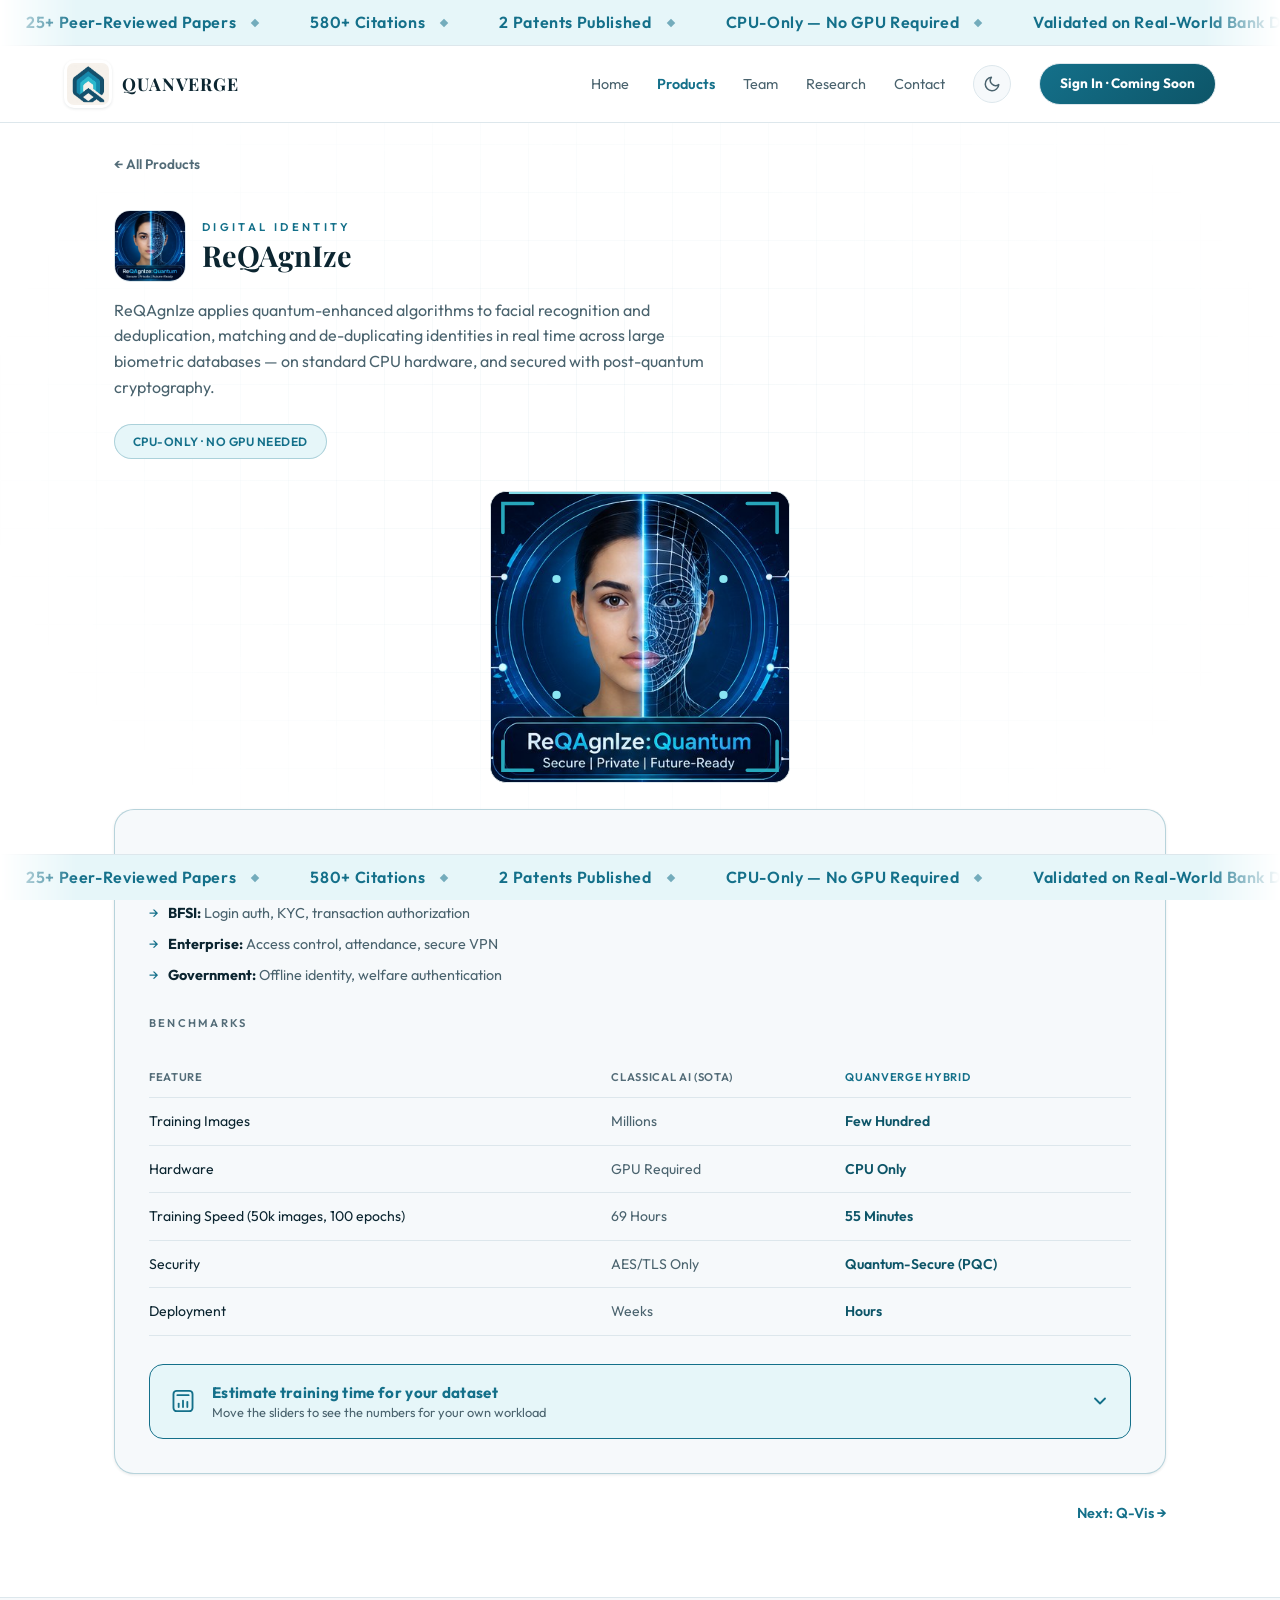
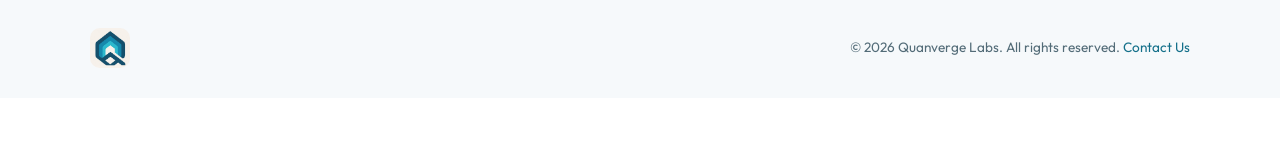
<file: reqagnize.html>
<!DOCTYPE html>
<html lang="en">
<head>
  <meta charset="UTF-8">
  <meta name="viewport" content="width=device-width, initial-scale=1.0">
  <title>ReQAgnIze — Quantum Facial Recognition | Quanverge Labs</title>
  <meta name="description" content="Quantum-enhanced facial recognition and deduplication for BFSI, enterprise, and government — real-time matching on CPU-only hardware, secured with post-quantum cryptography.">
  <meta name="theme-color" content="#ffffff">

  <link rel="icon" href="images/favicon-32.png" sizes="32x32">
  <link rel="apple-touch-icon" href="images/apple-touch-icon.png">

  <!-- Preview card shown when the page is shared on LinkedIn, WhatsApp, X... -->
  <meta property="og:type" content="website">
  <meta property="og:site_name" content="Quanverge Labs">
  <meta property="og:title" content="ReQAgnIze — Quantum Facial Recognition | Quanverge Labs">
  <meta property="og:description" content="Quantum-enhanced facial recognition and deduplication for BFSI, enterprise, and government — real-time matching on CPU-only hardware, secured with post-quantum cryptography.">
  <meta property="og:url" content="https://www.quanvergelabs.com/reqagnize.html">
  <meta property="og:image" content="https://www.quanvergelabs.com/images/og-card.jpg">
  <meta name="twitter:card" content="summary_large_image">
  <link rel="canonical" href="https://www.quanvergelabs.com/reqagnize.html">

  <link rel="preconnect" href="https://fonts.googleapis.com">
  <link rel="preconnect" href="https://fonts.gstatic.com" crossorigin>
  <link href="https://fonts.googleapis.com/css2?family=Outfit:wght@300;400;600;700;800&family=Playfair+Display:wght@400;600;700&display=swap" rel="stylesheet">

  <link rel="stylesheet" href="css/styles.css">

  <!-- Applies the saved theme before the page paints, so there's no flash of
       the wrong colours. Must stay inline and stay in <head>. -->
  <script>
    (function () {
      try {
        var saved = localStorage.getItem('quanverge-theme');
        var dark = saved ? saved === 'dark'
                         : window.matchMedia('(prefers-color-scheme: dark)').matches;
        if (dark) {
          document.documentElement.dataset.theme = 'dark';
          var m = document.querySelector('meta[name="theme-color"]');
          if (m) m.setAttribute('content', '#061820');
        }
      } catch (e) { /* storage blocked - fall back to light */ }
    })();
  </script>
</head>
<body>

<div class="page-background"></div>

<div class="ticker ticker-header" aria-hidden="true">
  <div class="ticker-track"><span class="ticker-item">25+ Peer-Reviewed Papers</span><span class="ticker-item">580+ Citations</span><span class="ticker-item">2 Patents Published</span><span class="ticker-item">CPU-Only &mdash; No GPU Required</span><span class="ticker-item">Validated on Real-World Bank Data</span><span class="ticker-item">6 Research Domains</span><span class="ticker-item">4 Product Lines</span><span class="ticker-item">25+ Peer-Reviewed Papers</span><span class="ticker-item">580+ Citations</span><span class="ticker-item">2 Patents Published</span><span class="ticker-item">CPU-Only &mdash; No GPU Required</span><span class="ticker-item">Validated on Real-World Bank Data</span><span class="ticker-item">6 Research Domains</span><span class="ticker-item">4 Product Lines</span></div>
</div>

<nav class="navbar">
  <div class="navbar-inner">

    <a href="index.html" class="navbar-logo">
      <img src="images/logo-square.jpg" alt="Quanverge Labs logo">
      <span>Quanverge</span>
    </a>

    <button class="navbar-toggle" id="navToggle" aria-label="Open menu" aria-expanded="false" aria-controls="navLinks">&#9776;</button>

    <ul class="navbar-links" id="navLinks">
      <li><a href="index.html">Home</a></li>
      <li><a href="products.html" class="is-current">Products</a></li>
      <li><a href="team.html">Team</a></li>
      <li><a href="research.html">Research</a></li>
      <li><a href="contact.html">Contact</a></li>
      <li>
        <button class="theme-toggle" id="themeToggle" type="button" aria-label="Switch to dark theme">
          <svg class="icon-moon" viewBox="0 0 24 24" fill="none" stroke="currentColor" stroke-width="2" stroke-linecap="round" stroke-linejoin="round" aria-hidden="true"><path d="M21 12.79A9 9 0 1 1 11.21 3 7 7 0 0 0 21 12.79z"/></svg>
          <svg class="icon-sun" viewBox="0 0 24 24" fill="none" stroke="currentColor" stroke-width="2" stroke-linecap="round" stroke-linejoin="round" aria-hidden="true"><circle cx="12" cy="12" r="4"/><path d="M12 2v2M12 20v2M4.93 4.93l1.41 1.41M17.66 17.66l1.41 1.41M2 12h2M20 12h2M6.34 17.66l-1.41 1.41M19.07 4.93l-1.41 1.41"/></svg>
        </button>
      </li>
      <li><span class="navbar-cta is-soon">Sign In &middot; Coming Soon</span></li>
    </ul>

  </div>
</nav>


<main>

<section class="section page-header">
  <a href="products.html" class="back-link">&larr; All Products</a>

  <div class="product-title-row">
    <img class="product-mark" src="images/reqagnize.jpg" alt="ReQAgnIze: a face shown half as a photograph and half as a biometric wireframe mesh" width="402" height="391">
    <div>
      <p class="product-category">Digital Identity</p>
      <h1 class="section-heading">ReQAgnIze</h1>
    </div>
  </div>

  <p class="section-intro">
    ReQAgnIze applies quantum-enhanced algorithms to facial recognition and
    deduplication, matching and de-duplicating identities in real time across
    large biometric databases &mdash; on standard CPU hardware, and secured
    with post-quantum cryptography.
  </p>

  <span class="product-badge">CPU-only &middot; No GPU needed</span>
</section>


<section class="section section-tight">
  <figure class="product-figure is-native scan-frame">
    <img src="images/reqagnize.jpg"
         alt="ReQAgnIze: a face shown half as a photograph and half as a biometric wireframe mesh, inside a circular scanning interface"
         width="402" height="391">
    <svg class="scan-overlay" viewBox="0 0 100 100" preserveAspectRatio="none"
         aria-hidden="true" xmlns="http://www.w3.org/2000/svg">
      <g fill="none" stroke="#2cb9cd" stroke-width="1.2" stroke-linecap="round" opacity="0.9">
        <path d="M4 14 V4 H14"/><path d="M86 4 H96 V14"/>
        <path d="M96 86 V96 H86"/><path d="M14 96 H4 V86"/>
      </g>
      <g class="scan-beam">
        <rect x="6" y="0" width="88" height="0.7" fill="#8ae5f2" opacity="0.95"/>
        <rect x="6" y="-6" width="88" height="6" fill="#2cb9cd" opacity="0.18"/>
      </g>
      <g fill="#8ae5f2">
        <circle class="viz-pulse" cx="22" cy="30" r="1.4" style="animation-delay:0s"/>
        <circle class="viz-pulse" cx="78" cy="30" r="1.4" style="animation-delay:.4s"/>
        <circle class="viz-pulse" cx="22" cy="70" r="1.4" style="animation-delay:.8s"/>
        <circle class="viz-pulse" cx="78" cy="70" r="1.4" style="animation-delay:1.2s"/>
      </g>
    </svg>
  </figure>

  <div class="card card-brand product-detail">

    <p class="subheading">Use Cases</p>
    <ul class="use-cases">
      <li><span class="arrow">&rarr;</span><span><strong>BFSI:</strong> Login auth, KYC, transaction authorization</span></li>
      <li><span class="arrow">&rarr;</span><span><strong>Enterprise:</strong> Access control, attendance, secure VPN</span></li>
      <li><span class="arrow">&rarr;</span><span><strong>Government:</strong> Offline identity, welfare authentication</span></li>
    </ul>

    <p class="subheading">Benchmarks</p>
    <div class="table-wrapper">
      <table class="comparison-table">
        <thead>
          <tr><th>Feature</th><th>Classical AI (SOTA)</th><th>Quanverge Hybrid</th></tr>
        </thead>
        <tbody>
          <tr><td>Training Images</td><td>Millions</td><td>Few Hundred</td></tr>
          <tr><td>Hardware</td><td>GPU Required</td><td>CPU Only</td></tr>
          <tr><td>Training Speed (50k images, 100 epochs)</td><td>69 Hours</td><td>55 Minutes</td></tr>
          <tr><td>Security</td><td>AES/TLS Only</td><td>Quantum-Secure (PQC)</td></tr>
          <tr><td>Deployment</td><td>Weeks</td><td>Hours</td></tr>
        </tbody>
      </table>
    </div>

    <!-- ROI calculator.
         To change the maths, edit the data- attributes on the result <span>:
           data-roi-source = the id of the slider it reads
           data-roi-op     = divide | multiply | errorDrop
           data-roi-by     = the number to apply
           data-roi-cap    = optional maximum for the result           -->
    <button class="roi-open" aria-expanded="false" aria-controls="roi-reqagnize">
      <svg class="roi-icon" viewBox="0 0 24 24" fill="none" stroke="currentColor" stroke-width="1.7" stroke-linecap="round" stroke-linejoin="round" aria-hidden="true"><rect x="3.2" y="2.6" width="17.6" height="18.8" rx="3"/><path d="M6.8 6.6 L17.2 6.6"/><path class="roi-bar roi-bar-1" d="M8 17.6 L8 14.4"/><path class="roi-bar roi-bar-2" d="M12 17.6 L12 11.6"/><path class="roi-bar roi-bar-3" d="M16 17.6 L16 12.8"/></svg>
      <span class="roi-open-text">
        <span class="roi-open-title">Estimate training time for your dataset</span>
        <span class="roi-open-hint">Move the sliders to see the numbers for your own workload</span>
      </span>
      <svg class="roi-chevron" viewBox="0 0 24 24" fill="none" stroke="currentColor" stroke-width="2.2" stroke-linecap="round" stroke-linejoin="round" aria-hidden="true"><path d="M6 9 L12 15 L18 9"/></svg>
    </button>

    <div class="roi-panel" id="roi-reqagnize">
      <p class="roi-title">Estimate your ReQAgnIze training run</p>

      <div class="roi-controls">
        <div>
          <label class="roi-control-label" for="req-images">
            <span>Training images</span>
            <output for="req-images"></output>
          </label>
          <input type="range" id="req-images" data-roi-input data-roi-unit="images"
                 min="5000" max="1000000" step="5000" value="50000">
        </div>
        <div>
          <label class="roi-control-label" for="req-epochs">
            <span>Training epochs</span>
            <output for="req-epochs"></output>
          </label>
          <input type="range" id="req-epochs" data-roi-input data-roi-unit="epochs"
                 min="10" max="300" step="10" value="100">
        </div>
      </div>

      <div class="roi-results">
        <div class="roi-result">
          <p class="roi-result-label">Classical training</p>
          <p class="roi-result-value">
            <span data-roi-output data-roi-source="req-images req-epochs"
                  data-roi-op="multiply" data-roi-by="0.049680000"
                  data-roi-duration data-roi-prefix="&asymp;"></span>
          </p>
          <p class="roi-cite">Measured: 69 hours for 50,000 images over 100 epochs.</p>
        </div>
        <div class="roi-result">
          <p class="roi-result-label">With ReQAgnIze, on a 16&nbsp;GB CPU</p>
          <p class="roi-result-value">
            <span data-roi-output data-roi-source="req-images req-epochs"
                  data-roi-op="multiply" data-roi-by="0.000657794"
                  data-roi-duration data-roi-prefix="&asymp;"></span>
          </p>
          <p class="roi-cite">Measured: 3,288.97&nbsp;s for the same workload, with no
            GPU at any point.</p>
        </div>
        <div class="roi-result">
          <p class="roi-result-label">Time saved</p>
          <p class="roi-result-value">
            <span data-roi-output data-roi-source="req-images req-epochs"
                  data-roi-op="multiply" data-roi-by="0.049022206"
                  data-roi-duration data-roi-prefix="&asymp;"></span>
          </p>
          <p class="roi-cite">A 76x speedup, on hardware costing a fraction of a
            GPU cluster.</p>
        </div>
      </div>

      <p class="roi-disclaimer">
        Scaled linearly from two measured runs on the same 50,000-image, 100-epoch
        workload, so treat it as an indication rather than a guarantee: throughput
        varies with image resolution, model size and available memory, and very
        large datasets may not stay in RAM.
      </p>
    </div>

  </div>

  <nav class="product-nav">
    <a href="q-vis.html">Next: Q-Vis &rarr;</a>
  </nav>
</section>

</main>


<div class="ticker" aria-hidden="true">
  <div class="ticker-track"><span class="ticker-item">25+ Peer-Reviewed Papers</span><span class="ticker-item">580+ Citations</span><span class="ticker-item">2 Patents Published</span><span class="ticker-item">CPU-Only &mdash; No GPU Required</span><span class="ticker-item">Validated on Real-World Bank Data</span><span class="ticker-item">6 Research Domains</span><span class="ticker-item">4 Product Lines</span><span class="ticker-item">25+ Peer-Reviewed Papers</span><span class="ticker-item">580+ Citations</span><span class="ticker-item">2 Patents Published</span><span class="ticker-item">CPU-Only &mdash; No GPU Required</span><span class="ticker-item">Validated on Real-World Bank Data</span><span class="ticker-item">6 Research Domains</span><span class="ticker-item">4 Product Lines</span></div>
</div>
<footer class="footer">
  <div class="footer-inner">
    <img src="images/logo-square.jpg" alt="Quanverge Labs logo">
    <p>
      &copy; <span id="year"></span> Quanverge Labs.
      All rights reserved. <a href="contact.html">Contact Us</a>
    </p>
  </div>
</footer>


<script src="js/main.js"></script>
</body>
</html>
</file>
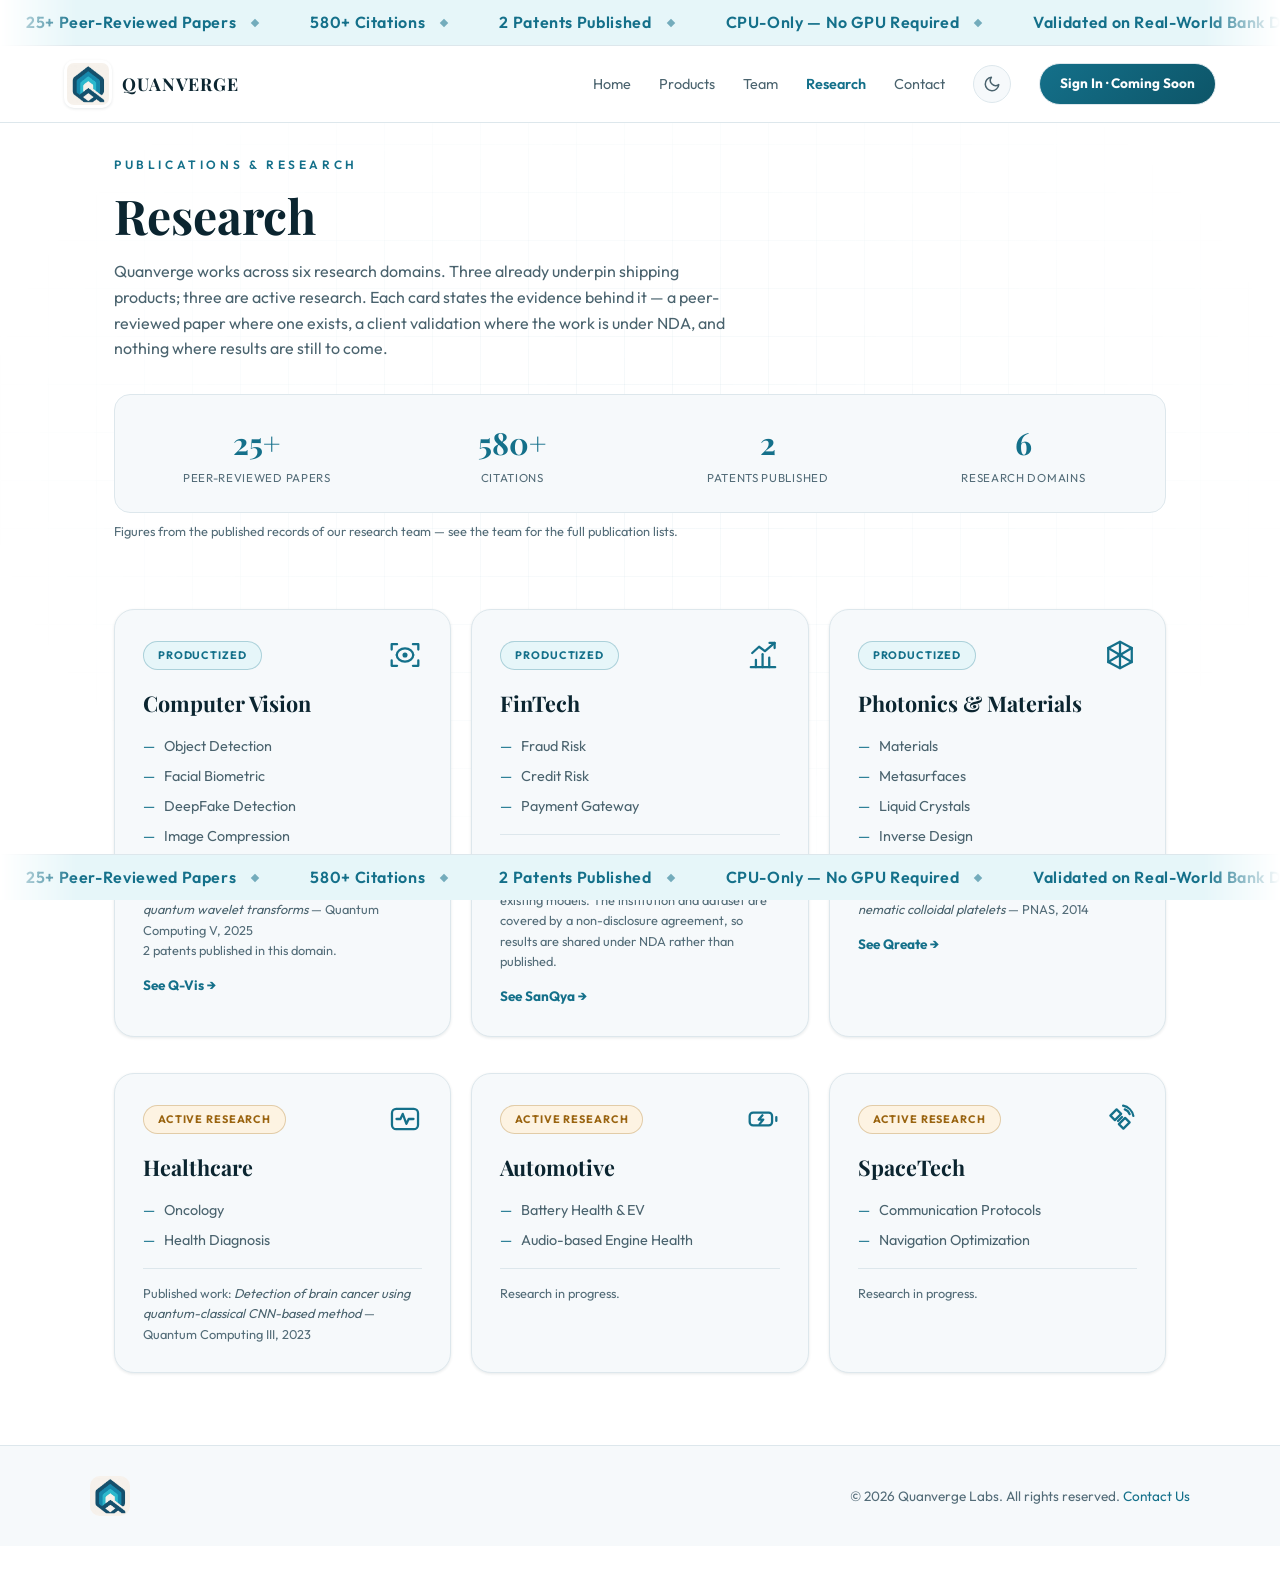
<file: research.html>
<!DOCTYPE html>
<html lang="en">
<head>
  <meta charset="UTF-8">
  <meta name="viewport" content="width=device-width, initial-scale=1.0">
  <title>Research — Quanverge Labs</title>
  <meta name="description" content="Quantum-enhanced research across computer vision, fintech, photonics and materials, healthcare, automotive and spacetech — backed by peer-reviewed publications.">
  <meta name="theme-color" content="#ffffff">

  <link rel="icon" href="images/favicon-32.png" sizes="32x32">
  <link rel="apple-touch-icon" href="images/apple-touch-icon.png">

  <!-- Preview card shown when the page is shared on LinkedIn, WhatsApp, X... -->
  <meta property="og:type" content="website">
  <meta property="og:site_name" content="Quanverge Labs">
  <meta property="og:title" content="Research — Quanverge Labs">
  <meta property="og:description" content="Quantum-enhanced research across computer vision, fintech, photonics and materials, healthcare, automotive and spacetech — backed by peer-reviewed publications.">
  <meta property="og:url" content="https://www.quanvergelabs.com/research.html">
  <meta property="og:image" content="https://www.quanvergelabs.com/images/og-card.jpg">
  <meta name="twitter:card" content="summary_large_image">
  <link rel="canonical" href="https://www.quanvergelabs.com/research.html">

  <link rel="preconnect" href="https://fonts.googleapis.com">
  <link rel="preconnect" href="https://fonts.gstatic.com" crossorigin>
  <link href="https://fonts.googleapis.com/css2?family=Outfit:wght@300;400;600;700;800&family=Playfair+Display:wght@400;600;700&display=swap" rel="stylesheet">

  <link rel="stylesheet" href="css/styles.css">

  <!-- Applies the saved theme before the page paints, so there's no flash of
       the wrong colours. Must stay inline and stay in <head>. -->
  <script>
    (function () {
      try {
        var saved = localStorage.getItem('quanverge-theme');
        var dark = saved ? saved === 'dark'
                         : window.matchMedia('(prefers-color-scheme: dark)').matches;
        if (dark) {
          document.documentElement.dataset.theme = 'dark';
          var m = document.querySelector('meta[name="theme-color"]');
          if (m) m.setAttribute('content', '#061820');
        }
      } catch (e) { /* storage blocked - fall back to light */ }
    })();
  </script>
</head>
<body>

<div class="page-background"></div>

<div class="ticker ticker-header" aria-hidden="true">
  <div class="ticker-track"><span class="ticker-item">25+ Peer-Reviewed Papers</span><span class="ticker-item">580+ Citations</span><span class="ticker-item">2 Patents Published</span><span class="ticker-item">CPU-Only &mdash; No GPU Required</span><span class="ticker-item">Validated on Real-World Bank Data</span><span class="ticker-item">6 Research Domains</span><span class="ticker-item">4 Product Lines</span><span class="ticker-item">25+ Peer-Reviewed Papers</span><span class="ticker-item">580+ Citations</span><span class="ticker-item">2 Patents Published</span><span class="ticker-item">CPU-Only &mdash; No GPU Required</span><span class="ticker-item">Validated on Real-World Bank Data</span><span class="ticker-item">6 Research Domains</span><span class="ticker-item">4 Product Lines</span></div>
</div>

<nav class="navbar">
  <div class="navbar-inner">

    <a href="index.html" class="navbar-logo">
      <img src="images/logo-square.jpg" alt="Quanverge Labs logo">
      <span>Quanverge</span>
    </a>

    <button class="navbar-toggle" id="navToggle" aria-label="Open menu" aria-expanded="false" aria-controls="navLinks">&#9776;</button>

    <ul class="navbar-links" id="navLinks">
      <li><a href="index.html">Home</a></li>
      <li><a href="products.html">Products</a></li>
      <li><a href="team.html">Team</a></li>
      <li><a href="research.html" class="is-current">Research</a></li>
      <li><a href="contact.html">Contact</a></li>
      <li>
        <button class="theme-toggle" id="themeToggle" type="button" aria-label="Switch to dark theme">
          <svg class="icon-moon" viewBox="0 0 24 24" fill="none" stroke="currentColor" stroke-width="2" stroke-linecap="round" stroke-linejoin="round" aria-hidden="true"><path d="M21 12.79A9 9 0 1 1 11.21 3 7 7 0 0 0 21 12.79z"/></svg>
          <svg class="icon-sun" viewBox="0 0 24 24" fill="none" stroke="currentColor" stroke-width="2" stroke-linecap="round" stroke-linejoin="round" aria-hidden="true"><circle cx="12" cy="12" r="4"/><path d="M12 2v2M12 20v2M4.93 4.93l1.41 1.41M17.66 17.66l1.41 1.41M2 12h2M20 12h2M6.34 17.66l-1.41 1.41M19.07 4.93l-1.41 1.41"/></svg>
        </button>
      </li>
      <li><span class="navbar-cta is-soon">Sign In &middot; Coming Soon</span></li>
    </ul>

  </div>
</nav>


<main>

<section class="section page-header">
  <span class="eyebrow">Publications &amp; Research</span>
  <h1 class="section-heading">Research</h1>
  <p class="section-intro">
    Quanverge works across six research domains. Three already underpin
    shipping products; three are active research. Each card states the evidence
    behind it &mdash; a peer-reviewed paper where one exists, a client
    validation where the work is under NDA, and nothing where results are
    still to come.
  </p>

  <div class="metric-strip">
    <div><div class="metric-value">25+</div><div class="metric-label">Peer-Reviewed Papers</div></div>
    <div><div class="metric-value">580+</div><div class="metric-label">Citations</div></div>
    <div><div class="metric-value">2</div><div class="metric-label">Patents Published</div></div>
    <div><div class="metric-value">6</div><div class="metric-label">Research Domains</div></div>
  </div>
  <p class="subheading-note">
    Figures from the published records of our research team &mdash;
    see <a href="team.html">the team</a> for the full publication lists.
  </p>
</section>


<section class="section section-tight">
  <div class="domain-grid is-three">
  <div class="card domain-card reveal">
    <div class="domain-card-top"><span class="status-pill is-productized">Productized</span><svg class="domain-icon" viewBox="0 0 24 24" fill="none" stroke="currentColor" stroke-width="1.6" stroke-linecap="round" stroke-linejoin="round" aria-hidden="true"><path d="M2.6 8.2 L2.6 4.4 L6.4 4.4"/><path d="M17.6 4.4 L21.4 4.4 L21.4 8.2"/><path d="M21.4 15.8 L21.4 19.6 L17.6 19.6"/><path d="M6.4 19.6 L2.6 19.6 L2.6 15.8"/><path d="M6.2 12 A 4.2 3.4 0 0 1 17.8 12"/><path d="M6.2 12 A 4.2 3.4 0 0 0 17.8 12"/><circle cx="12" cy="12" r="1.8" fill="currentColor" stroke="none"/></svg></div>
    <h2>Computer Vision</h2>
    <ul class="domain-areas">
      <li>Object Detection</li>
      <li>Facial Biometric</li>
      <li>DeepFake Detection</li>
      <li>Image Compression</li>
    </ul>
    <p class="domain-evidence">Published work: <cite>Image compression using quantum wavelet transforms</cite> — Quantum Computing V, 2025<br>2 patents published in this domain.</p>
    <a class="domain-link" href="q-vis.html">See Q-Vis &rarr;</a>
  </div>
  <div class="card domain-card reveal">
    <div class="domain-card-top"><span class="status-pill is-productized">Productized</span><svg class="domain-icon" viewBox="0 0 24 24" fill="none" stroke="currentColor" stroke-width="1.6" stroke-linecap="round" stroke-linejoin="round" aria-hidden="true"><path d="M3.4 20.6 L20.6 20.6"/><path d="M7 20.6 L7 15.4"/><path d="M11.7 20.6 L11.7 11.4"/><path d="M16.4 20.6 L16.4 13.9"/><path d="M4.4 10.6 L9.2 6.2 L13.4 9.3 L20.2 3.5"/><path d="M16.6 3.5 L20.2 3.5 L20.2 7.1"/></svg></div>
    <h2>FinTech</h2>
    <ul class="domain-areas">
      <li>Fraud Risk</li>
      <li>Credit Risk</li>
      <li>Payment Gateway</li>
    </ul>
    <p class="domain-evidence">Validated on real-world banking data, with measured
      accuracy gains over the institution&rsquo;s existing models. The institution and
      dataset are covered by a non-disclosure agreement, so results are shared under
      NDA rather than published.</p>
    <a class="domain-link" href="sanqya.html">See SanQya &rarr;</a>
  </div>
  <div class="card domain-card reveal">
    <div class="domain-card-top"><span class="status-pill is-productized">Productized</span><svg class="domain-icon" viewBox="0 0 24 24" fill="none" stroke="currentColor" stroke-width="1.6" stroke-linecap="round" stroke-linejoin="round" aria-hidden="true"><path d="M12 2.7 L20.3 7 L20.3 17 L12 21.3 L3.7 17 L3.7 7 Z"/><path d="M12 2.7 L12 21.3"/><path d="M3.7 7 L20.3 17"/><path d="M20.3 7 L3.7 17"/><circle cx="12" cy="12" r="1.7" fill="currentColor" stroke="none"/></svg></div>
    <h2>Photonics &amp; Materials</h2>
    <ul class="domain-areas">
      <li>Materials</li>
      <li>Metasurfaces</li>
      <li>Liquid Crystals</li>
      <li>Inverse Design</li>
    </ul>
    <p class="domain-evidence">Published work: <cite>Quasicrystalline tilings with nematic colloidal platelets</cite> — PNAS, 2014</p>
    <a class="domain-link" href="qreate.html">See Qreate &rarr;</a>
  </div>
  </div>

  <div class="domain-grid is-three">
  <div class="card domain-card reveal">
    <div class="domain-card-top"><span class="status-pill is-active">Active research</span><svg class="domain-icon" viewBox="0 0 24 24" fill="none" stroke="currentColor" stroke-width="1.6" stroke-linecap="round" stroke-linejoin="round" aria-hidden="true"><rect x="2.8" y="4.8" width="18.4" height="14.4" rx="3"/><path d="M6 12 L8.8 12 L10.4 8.4 L13 15.4 L14.6 12 L18 12"/></svg></div>
    <h2>Healthcare</h2>
    <ul class="domain-areas">
      <li>Oncology</li>
      <li>Health Diagnosis</li>
    </ul>
    <p class="domain-evidence">Published work: <cite>Detection of brain cancer using quantum-classical CNN-based method</cite> — Quantum Computing III, 2023</p>
  </div>
  <div class="card domain-card reveal">
    <div class="domain-card-top"><span class="status-pill is-active">Active research</span><svg class="domain-icon" viewBox="0 0 24 24" fill="none" stroke="currentColor" stroke-width="1.6" stroke-linecap="round" stroke-linejoin="round" aria-hidden="true"><rect x="2.6" y="7.5" width="15.8" height="9" rx="2.4"/><path d="M21.4 10.6 L21.4 13.4"/><path d="M11.6 9.4 L9.0 12.4 L12.2 12.4 L9.6 15.6"/></svg></div>
    <h2>Automotive</h2>
    <ul class="domain-areas">
      <li>Battery Health &amp; EV</li>
      <li>Audio-based Engine Health</li>
    </ul>
    <p class="domain-evidence">Research in progress.</p>
  </div>
  <div class="card domain-card reveal">
    <div class="domain-card-top"><span class="status-pill is-active">Active research</span><svg class="domain-icon" viewBox="0 0 24 24" fill="none" stroke="currentColor" stroke-width="1.6" stroke-linecap="round" stroke-linejoin="round" aria-hidden="true"><path d="M9.6 5.2 L5.2 9.6 L8.4 12.8 L12.8 8.4 Z"/><path d="M15.6 11.2 L11.2 15.6 L14.4 18.8 L18.8 14.4 Z"/><path d="M10.6 13.4 L13.4 10.6"/><path d="M15.4 5.2 A5.6 5.6 0 0 1 18.8 8.6"/><path d="M14.2 2.6 A9 9 0 0 1 21.4 9.8"/></svg></div>
    <h2>SpaceTech</h2>
    <ul class="domain-areas">
      <li>Communication Protocols</li>
      <li>Navigation Optimization</li>
    </ul>
    <p class="domain-evidence">Research in progress.</p>
  </div>
  </div>
</section>
</main>


<div class="ticker" aria-hidden="true">
  <div class="ticker-track"><span class="ticker-item">25+ Peer-Reviewed Papers</span><span class="ticker-item">580+ Citations</span><span class="ticker-item">2 Patents Published</span><span class="ticker-item">CPU-Only &mdash; No GPU Required</span><span class="ticker-item">Validated on Real-World Bank Data</span><span class="ticker-item">6 Research Domains</span><span class="ticker-item">4 Product Lines</span><span class="ticker-item">25+ Peer-Reviewed Papers</span><span class="ticker-item">580+ Citations</span><span class="ticker-item">2 Patents Published</span><span class="ticker-item">CPU-Only &mdash; No GPU Required</span><span class="ticker-item">Validated on Real-World Bank Data</span><span class="ticker-item">6 Research Domains</span><span class="ticker-item">4 Product Lines</span></div>
</div>
<footer class="footer">
  <div class="footer-inner">
    <img src="images/logo-square.jpg" alt="Quanverge Labs logo">
    <p>
      &copy; <span id="year"></span> Quanverge Labs.
      All rights reserved. <a href="contact.html">Contact Us</a>
    </p>
  </div>
</footer>


<script src="js/main.js"></script>
</body>
</html>
</file>
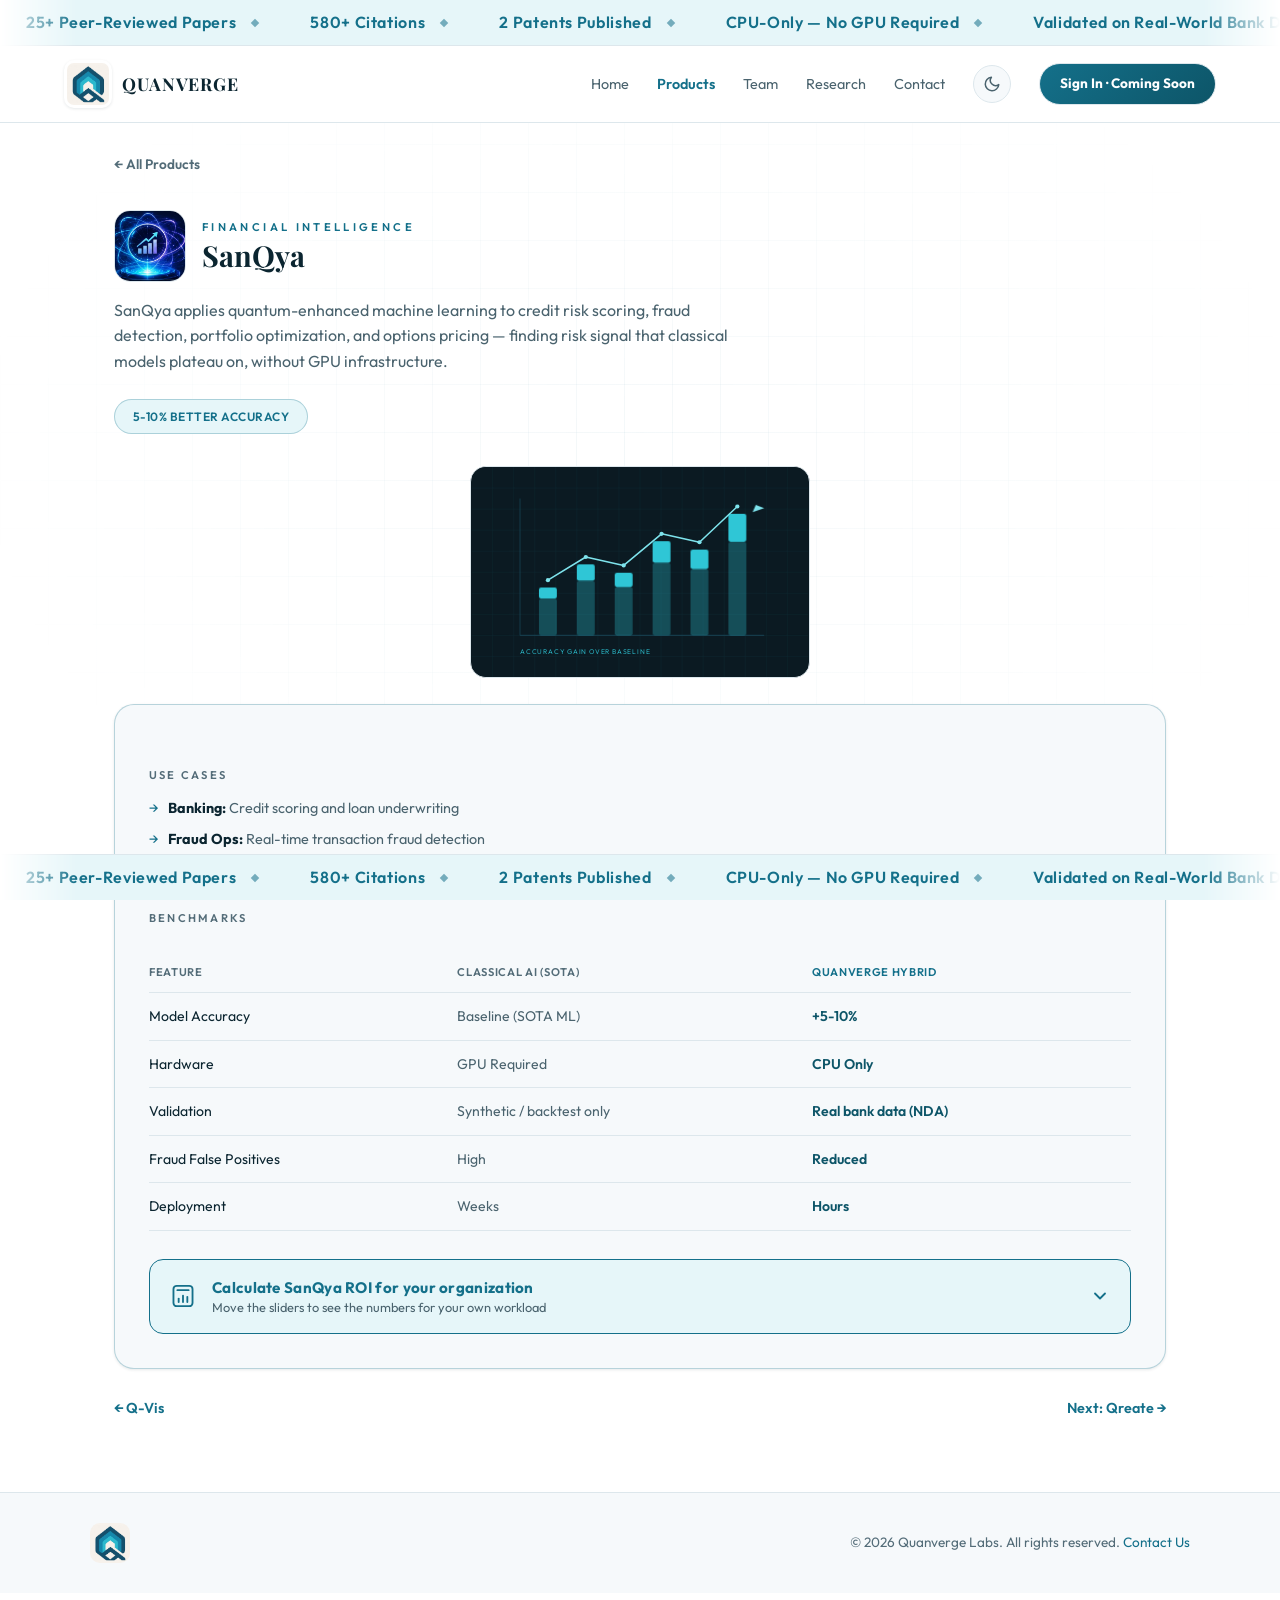
<file: sanqya.html>
<!DOCTYPE html>
<html lang="en">
<head>
  <meta charset="UTF-8">
  <meta name="viewport" content="width=device-width, initial-scale=1.0">
  <title>SanQya — Quantum Financial Risk &amp; Fraud Intelligence | Quanverge Labs</title>
  <meta name="description" content="Quantum-enhanced credit risk scoring, fraud detection, portfolio optimization, and options pricing for banks and financial institutions — validated on real bank data.">
  <meta name="theme-color" content="#ffffff">

  <link rel="icon" href="images/favicon-32.png" sizes="32x32">
  <link rel="apple-touch-icon" href="images/apple-touch-icon.png">

  <!-- Preview card shown when the page is shared on LinkedIn, WhatsApp, X... -->
  <meta property="og:type" content="website">
  <meta property="og:site_name" content="Quanverge Labs">
  <meta property="og:title" content="SanQya — Quantum Financial Risk &amp; Fraud Intelligence | Quanverge Labs">
  <meta property="og:description" content="Quantum-enhanced credit risk scoring, fraud detection, portfolio optimization, and options pricing for banks and financial institutions — validated on real bank data.">
  <meta property="og:url" content="https://www.quanvergelabs.com/sanqya.html">
  <meta property="og:image" content="https://www.quanvergelabs.com/images/og-card.jpg">
  <meta name="twitter:card" content="summary_large_image">
  <link rel="canonical" href="https://www.quanvergelabs.com/sanqya.html">

  <link rel="preconnect" href="https://fonts.googleapis.com">
  <link rel="preconnect" href="https://fonts.gstatic.com" crossorigin>
  <link href="https://fonts.googleapis.com/css2?family=Outfit:wght@300;400;600;700;800&family=Playfair+Display:wght@400;600;700&display=swap" rel="stylesheet">

  <link rel="stylesheet" href="css/styles.css">

  <!-- Applies the saved theme before the page paints, so there's no flash of
       the wrong colours. Must stay inline and stay in <head>. -->
  <script>
    (function () {
      try {
        var saved = localStorage.getItem('quanverge-theme');
        var dark = saved ? saved === 'dark'
                         : window.matchMedia('(prefers-color-scheme: dark)').matches;
        if (dark) {
          document.documentElement.dataset.theme = 'dark';
          var m = document.querySelector('meta[name="theme-color"]');
          if (m) m.setAttribute('content', '#061820');
        }
      } catch (e) { /* storage blocked - fall back to light */ }
    })();
  </script>
</head>
<body>

<div class="page-background"></div>

<div class="ticker ticker-header" aria-hidden="true">
  <div class="ticker-track"><span class="ticker-item">25+ Peer-Reviewed Papers</span><span class="ticker-item">580+ Citations</span><span class="ticker-item">2 Patents Published</span><span class="ticker-item">CPU-Only &mdash; No GPU Required</span><span class="ticker-item">Validated on Real-World Bank Data</span><span class="ticker-item">6 Research Domains</span><span class="ticker-item">4 Product Lines</span><span class="ticker-item">25+ Peer-Reviewed Papers</span><span class="ticker-item">580+ Citations</span><span class="ticker-item">2 Patents Published</span><span class="ticker-item">CPU-Only &mdash; No GPU Required</span><span class="ticker-item">Validated on Real-World Bank Data</span><span class="ticker-item">6 Research Domains</span><span class="ticker-item">4 Product Lines</span></div>
</div>

<nav class="navbar">
  <div class="navbar-inner">

    <a href="index.html" class="navbar-logo">
      <img src="images/logo-square.jpg" alt="Quanverge Labs logo">
      <span>Quanverge</span>
    </a>

    <button class="navbar-toggle" id="navToggle" aria-label="Open menu" aria-expanded="false" aria-controls="navLinks">&#9776;</button>

    <ul class="navbar-links" id="navLinks">
      <li><a href="index.html">Home</a></li>
      <li><a href="products.html" class="is-current">Products</a></li>
      <li><a href="team.html">Team</a></li>
      <li><a href="research.html">Research</a></li>
      <li><a href="contact.html">Contact</a></li>
      <li>
        <button class="theme-toggle" id="themeToggle" type="button" aria-label="Switch to dark theme">
          <svg class="icon-moon" viewBox="0 0 24 24" fill="none" stroke="currentColor" stroke-width="2" stroke-linecap="round" stroke-linejoin="round" aria-hidden="true"><path d="M21 12.79A9 9 0 1 1 11.21 3 7 7 0 0 0 21 12.79z"/></svg>
          <svg class="icon-sun" viewBox="0 0 24 24" fill="none" stroke="currentColor" stroke-width="2" stroke-linecap="round" stroke-linejoin="round" aria-hidden="true"><circle cx="12" cy="12" r="4"/><path d="M12 2v2M12 20v2M4.93 4.93l1.41 1.41M17.66 17.66l1.41 1.41M2 12h2M20 12h2M6.34 17.66l-1.41 1.41M19.07 4.93l-1.41 1.41"/></svg>
        </button>
      </li>
      <li><span class="navbar-cta is-soon">Sign In &middot; Coming Soon</span></li>
    </ul>

  </div>
</nav>


<main>

<section class="section page-header">
  <a href="products.html" class="back-link">&larr; All Products</a>

  <div class="product-title-row">
    <img class="product-mark" src="images/sanqya.jpg" alt="SanQya: a rising bar chart inside a sphere orbited by data paths" width="424" height="270">
    <div>
      <p class="product-category">Financial Intelligence</p>
      <h1 class="section-heading">SanQya</h1>
    </div>
  </div>

  <p class="section-intro">
    SanQya applies quantum-enhanced machine learning to credit risk scoring,
    fraud detection, portfolio optimization, and options pricing &mdash;
    finding risk signal that classical models plateau on, without GPU
    infrastructure.
  </p>

  <span class="product-badge">5-10% better accuracy</span>
</section>


<section class="section section-tight">
  <div class="product-viz">
    <svg viewBox="0 0 640 400" role="img" aria-label="Animated chart showing accuracy gains over a classical baseline" xmlns="http://www.w3.org/2000/svg"><rect width="640" height="400" fill="#0b1a22"/><g stroke="#2fc6d6" stroke-width="1" opacity="0.08"><path d="M40 0V400"/><path d="M80 0V400"/><path d="M120 0V400"/><path d="M160 0V400"/><path d="M200 0V400"/><path d="M240 0V400"/><path d="M280 0V400"/><path d="M320 0V400"/><path d="M360 0V400"/><path d="M400 0V400"/><path d="M440 0V400"/><path d="M480 0V400"/><path d="M520 0V400"/><path d="M560 0V400"/><path d="M600 0V400"/><path d="M0 40H640"/><path d="M0 80H640"/><path d="M0 120H640"/><path d="M0 160H640"/><path d="M0 200H640"/><path d="M0 240H640"/><path d="M0 280H640"/><path d="M0 320H640"/><path d="M0 360H640"/></g><g stroke="#1b4e60" stroke-width="2" opacity="0.6"><path d="M92 60 V320"/><path d="M92 320 H556"/></g><rect class="viz-rise" x="128" y="250" width="34" height="70" rx="4" fill="#2fc6d6" opacity="0.30" style="animation-delay:0.00s"/><rect class="viz-rise" x="200" y="216" width="34" height="104" rx="4" fill="#2fc6d6" opacity="0.30" style="animation-delay:0.10s"/><rect class="viz-rise" x="272" y="228" width="34" height="92" rx="4" fill="#2fc6d6" opacity="0.30" style="animation-delay:0.20s"/><rect class="viz-rise" x="344" y="182" width="34" height="138" rx="4" fill="#2fc6d6" opacity="0.30" style="animation-delay:0.30s"/><rect class="viz-rise" x="416" y="194" width="34" height="126" rx="4" fill="#2fc6d6" opacity="0.30" style="animation-delay:0.40s"/><rect class="viz-rise" x="488" y="142" width="34" height="178" rx="4" fill="#2fc6d6" opacity="0.30" style="animation-delay:0.50s"/><rect class="viz-rise" x="128" y="229" width="34" height="21" rx="4" fill="#2fc6d6" style="animation-delay:0.50s"/><rect class="viz-rise" x="200" y="185" width="34" height="31" rx="4" fill="#2fc6d6" style="animation-delay:0.60s"/><rect class="viz-rise" x="272" y="201" width="34" height="27" rx="4" fill="#2fc6d6" style="animation-delay:0.70s"/><rect class="viz-rise" x="344" y="141" width="34" height="41" rx="4" fill="#2fc6d6" style="animation-delay:0.80s"/><rect class="viz-rise" x="416" y="157" width="34" height="37" rx="4" fill="#2fc6d6" style="animation-delay:0.90s"/><rect class="viz-rise" x="488" y="89" width="34" height="53" rx="4" fill="#2fc6d6" style="animation-delay:1.00s"/><polyline class="viz-draw" points="145,215 217,171 289,187 361,127 433,143 505,75" fill="none" stroke="#7ee3ec" stroke-width="3" stroke-linecap="round" stroke-linejoin="round" style="animation-delay:0.8s"/><g class="viz-appear" style="animation-delay:2.6s"><path d="M556 78 l-22 8 l6 -14 z" fill="#7ee3ec"/></g><circle class="viz-pulse" cx="145" cy="215" r="4" fill="#7ee3ec" style="animation-delay:0.0s"/><circle class="viz-pulse" cx="217" cy="171" r="4" fill="#7ee3ec" style="animation-delay:0.3s"/><circle class="viz-pulse" cx="289" cy="187" r="4" fill="#7ee3ec" style="animation-delay:0.6s"/><circle class="viz-pulse" cx="361" cy="127" r="4" fill="#7ee3ec" style="animation-delay:0.9s"/><circle class="viz-pulse" cx="433" cy="143" r="4" fill="#7ee3ec" style="animation-delay:1.2s"/><circle class="viz-pulse" cx="505" cy="75" r="4" fill="#7ee3ec" style="animation-delay:1.5s"/><text x="92" y="356" fill="#2fc6d6" font-family="Outfit,sans-serif" font-size="13" letter-spacing="1.5" opacity="0.85">ACCURACY GAIN OVER BASELINE</text></svg>
  </div>

  <div class="card card-brand product-detail">

    <p class="subheading">Use Cases</p>
    <ul class="use-cases">
      <li><span class="arrow">&rarr;</span><span><strong>Banking:</strong> Credit scoring and loan underwriting</span></li>
      <li><span class="arrow">&rarr;</span><span><strong>Fraud Ops:</strong> Real-time transaction fraud detection</span></li>
      <li><span class="arrow">&rarr;</span><span><strong>Treasury:</strong> Bond risk analysis and portfolio optimization</span></li>
    </ul>

    <p class="subheading">Benchmarks</p>
    <div class="table-wrapper">
      <table class="comparison-table">
        <thead>
          <tr><th>Feature</th><th>Classical AI (SOTA)</th><th>Quanverge Hybrid</th></tr>
        </thead>
        <tbody>
          <tr><td>Model Accuracy</td><td>Baseline (SOTA ML)</td><td>+5-10%</td></tr>
          <tr><td>Hardware</td><td>GPU Required</td><td>CPU Only</td></tr>
          <tr><td>Validation</td><td>Synthetic / backtest only</td><td>Real bank data (NDA)</td></tr>
          <tr><td>Fraud False Positives</td><td>High</td><td>Reduced</td></tr>
          <tr><td>Deployment</td><td>Weeks</td><td>Hours</td></tr>
        </tbody>
      </table>
    </div>

    <button class="roi-open" aria-expanded="false" aria-controls="roi-sanqya">
      <svg class="roi-icon" viewBox="0 0 24 24" fill="none" stroke="currentColor" stroke-width="1.7" stroke-linecap="round" stroke-linejoin="round" aria-hidden="true"><rect x="3.2" y="2.6" width="17.6" height="18.8" rx="3"/><path d="M6.8 6.6 L17.2 6.6"/><path class="roi-bar roi-bar-1" d="M8 17.6 L8 14.4"/><path class="roi-bar roi-bar-2" d="M12 17.6 L12 11.6"/><path class="roi-bar roi-bar-3" d="M16 17.6 L16 12.8"/></svg>
      <span class="roi-open-text">
        <span class="roi-open-title">Calculate SanQya ROI for your organization</span>
        <span class="roi-open-hint">Move the sliders to see the numbers for your own workload</span>
      </span>
      <svg class="roi-chevron" viewBox="0 0 24 24" fill="none" stroke="currentColor" stroke-width="2.2" stroke-linecap="round" stroke-linejoin="round" aria-hidden="true"><path d="M6 9 L12 15 L18 9"/></svg>
    </button>

    <div class="roi-panel" id="roi-sanqya">
      <p class="roi-title">Estimate your SanQya ROI</p>

      <div class="roi-controls">
        <div>
          <label class="roi-control-label" for="sanqya-accuracy">
            <span>Current model accuracy</span>
            <output for="sanqya-accuracy"></output>
          </label>
          <input type="range" id="sanqya-accuracy" data-roi-input data-roi-unit="%"
                 min="50" max="99" step="1" value="78">
        </div>
      </div>

      <div class="roi-results">
        <div class="roi-result">
          <p class="roi-result-label">Estimated accuracy with Quanverge</p>
          <p class="roi-result-value">
            <span data-roi-output data-roi-source="sanqya-accuracy" data-roi-op="errorDrop" data-roi-by-min="0.05" data-roi-by-max="0.10"></span>
            <span class="unit">%</span>
          </p>
          <p class="roi-cite">Based on: the full 5-10% better accuracy band measured on real bank data</p>
        </div>
      </div>

      <p class="roi-disclaimer">
        Illustrative estimate based on Quanverge's published benchmarks &mdash;
        actual results vary by deployment.
      </p>
    </div>

  </div>

  <nav class="product-nav">
    <a href="q-vis.html">&larr; Q-Vis</a>
    <a href="qreate.html">Next: Qreate &rarr;</a>
  </nav>
</section>

</main>


<div class="ticker" aria-hidden="true">
  <div class="ticker-track"><span class="ticker-item">25+ Peer-Reviewed Papers</span><span class="ticker-item">580+ Citations</span><span class="ticker-item">2 Patents Published</span><span class="ticker-item">CPU-Only &mdash; No GPU Required</span><span class="ticker-item">Validated on Real-World Bank Data</span><span class="ticker-item">6 Research Domains</span><span class="ticker-item">4 Product Lines</span><span class="ticker-item">25+ Peer-Reviewed Papers</span><span class="ticker-item">580+ Citations</span><span class="ticker-item">2 Patents Published</span><span class="ticker-item">CPU-Only &mdash; No GPU Required</span><span class="ticker-item">Validated on Real-World Bank Data</span><span class="ticker-item">6 Research Domains</span><span class="ticker-item">4 Product Lines</span></div>
</div>
<footer class="footer">
  <div class="footer-inner">
    <img src="images/logo-square.jpg" alt="Quanverge Labs logo">
    <p>
      &copy; <span id="year"></span> Quanverge Labs.
      All rights reserved. <a href="contact.html">Contact Us</a>
    </p>
  </div>
</footer>


<script src="js/main.js"></script>
</body>
</html>
</file>
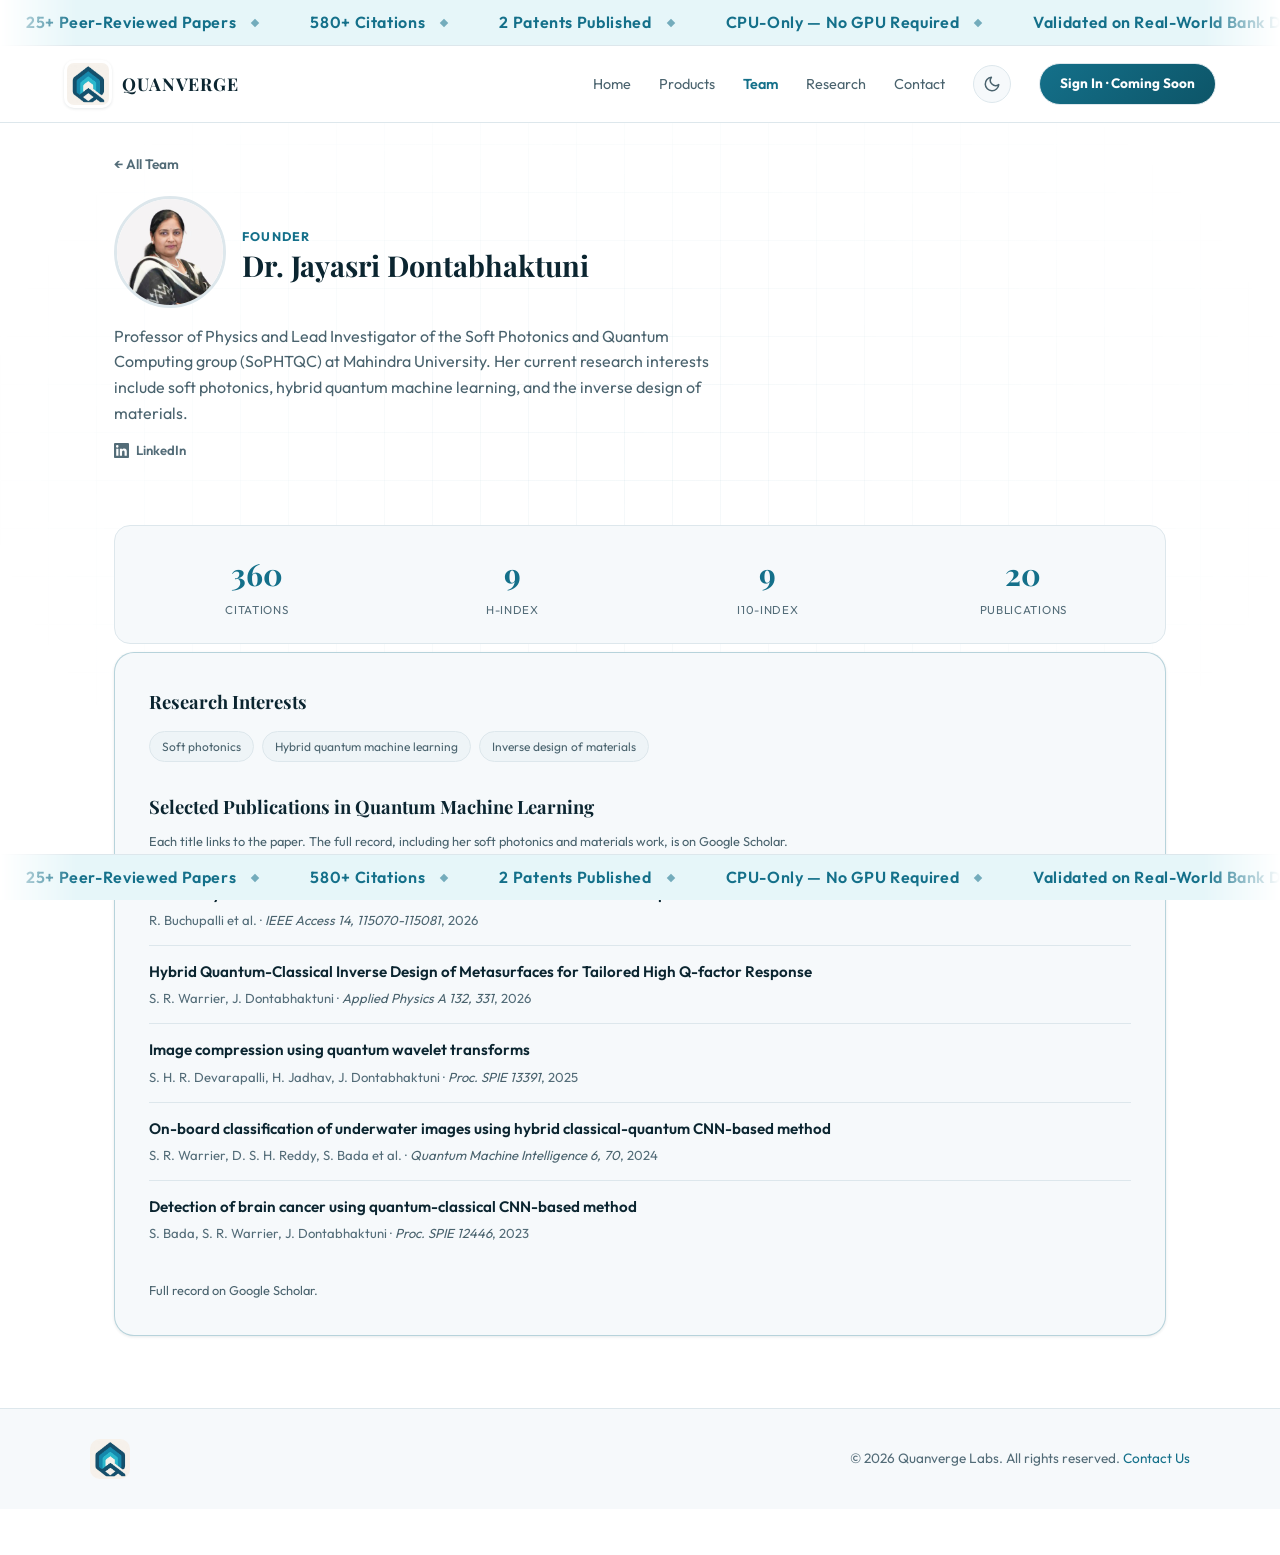
<file: team-jayasri.html>
<!DOCTYPE html>
<html lang="en">
<head>
  <meta charset="UTF-8">
  <meta name="viewport" content="width=device-width, initial-scale=1.0">
  <title>Dr. Jayasri Dontabhaktuni - Quanverge Labs</title>
  <meta name="description" content="Founder. Professor of Physics and Lead Investigator of the Soft Photonics and Quantum Computing group (SoPHTQC) at Mahindra University, working on soft photonics, hybrid quantum machine learning and inverse design of materials.">
  <meta name="theme-color" content="#ffffff">

  <link rel="icon" href="images/favicon-32.png" sizes="32x32">
  <link rel="apple-touch-icon" href="images/apple-touch-icon.png">

  <!-- Preview card shown when the page is shared on LinkedIn, WhatsApp, X... -->
  <meta property="og:type" content="website">
  <meta property="og:site_name" content="Quanverge Labs">
  <meta property="og:title" content="Dr. Jayasri Dontabhaktuni - Quanverge Labs">
  <meta property="og:description" content="Founder. Professor of Physics and Lead Investigator of the Soft Photonics and Quantum Computing group (SoPHTQC) at Mahindra University, working on soft photonics, hybrid quantum machine learning and inverse design of materials.">
  <meta property="og:url" content="https://www.quanvergelabs.com/team-jayasri.html">
  <meta property="og:image" content="https://www.quanvergelabs.com/images/og-card.jpg">
  <meta name="twitter:card" content="summary_large_image">
  <link rel="canonical" href="https://www.quanvergelabs.com/team-jayasri.html">

  <link rel="preconnect" href="https://fonts.googleapis.com">
  <link rel="preconnect" href="https://fonts.gstatic.com" crossorigin>
  <link href="https://fonts.googleapis.com/css2?family=Outfit:wght@300;400;600;700;800&family=Playfair+Display:wght@400;600;700&display=swap" rel="stylesheet">

  <link rel="stylesheet" href="css/styles.css">

  <!-- Applies the saved theme before the page paints, so there's no flash of
       the wrong colours. Must stay inline and stay in <head>. -->
  <script>
    (function () {
      try {
        var saved = localStorage.getItem('quanverge-theme');
        var dark = saved ? saved === 'dark'
                         : window.matchMedia('(prefers-color-scheme: dark)').matches;
        if (dark) {
          document.documentElement.dataset.theme = 'dark';
          var m = document.querySelector('meta[name="theme-color"]');
          if (m) m.setAttribute('content', '#061820');
        }
      } catch (e) { /* storage blocked - fall back to light */ }
    })();
  </script>
</head>
<body>

<div class="page-background"></div>

<div class="ticker ticker-header" aria-hidden="true">
  <div class="ticker-track"><span class="ticker-item">25+ Peer-Reviewed Papers</span><span class="ticker-item">580+ Citations</span><span class="ticker-item">2 Patents Published</span><span class="ticker-item">CPU-Only &mdash; No GPU Required</span><span class="ticker-item">Validated on Real-World Bank Data</span><span class="ticker-item">6 Research Domains</span><span class="ticker-item">4 Product Lines</span><span class="ticker-item">25+ Peer-Reviewed Papers</span><span class="ticker-item">580+ Citations</span><span class="ticker-item">2 Patents Published</span><span class="ticker-item">CPU-Only &mdash; No GPU Required</span><span class="ticker-item">Validated on Real-World Bank Data</span><span class="ticker-item">6 Research Domains</span><span class="ticker-item">4 Product Lines</span></div>
</div>

<nav class="navbar">
  <div class="navbar-inner">

    <a href="index.html" class="navbar-logo">
      <img src="images/logo-square.jpg" alt="Quanverge Labs logo">
      <span>Quanverge</span>
    </a>

    <button class="navbar-toggle" id="navToggle" aria-label="Open menu" aria-expanded="false" aria-controls="navLinks">&#9776;</button>

    <ul class="navbar-links" id="navLinks">
      <li><a href="index.html">Home</a></li>
      <li><a href="products.html">Products</a></li>
      <li><a href="team.html" class="is-current">Team</a></li>
      <li><a href="research.html">Research</a></li>
      <li><a href="contact.html">Contact</a></li>
      <li>
        <button class="theme-toggle" id="themeToggle" type="button" aria-label="Switch to dark theme">
          <svg class="icon-moon" viewBox="0 0 24 24" fill="none" stroke="currentColor" stroke-width="2" stroke-linecap="round" stroke-linejoin="round" aria-hidden="true"><path d="M21 12.79A9 9 0 1 1 11.21 3 7 7 0 0 0 21 12.79z"/></svg>
          <svg class="icon-sun" viewBox="0 0 24 24" fill="none" stroke="currentColor" stroke-width="2" stroke-linecap="round" stroke-linejoin="round" aria-hidden="true"><circle cx="12" cy="12" r="4"/><path d="M12 2v2M12 20v2M4.93 4.93l1.41 1.41M17.66 17.66l1.41 1.41M2 12h2M20 12h2M6.34 17.66l-1.41 1.41M19.07 4.93l-1.41 1.41"/></svg>
        </button>
      </li>
      <li><span class="navbar-cta is-soon">Sign In &middot; Coming Soon</span></li>
    </ul>

  </div>
</nav>


<main>

<section class="section page-header profile-header">
  <a href="team.html" class="back-link">&larr; All Team</a>

  <div class="product-title-row">
    <img class="team-photo" src="images/team-jayasri.jpg" alt="Dr. Jayasri Dontabhaktuni" width="112" height="112" loading="lazy">
    <div>
      <p class="profile-role">Founder</p>
      <h1 class="section-heading">Dr. Jayasri Dontabhaktuni</h1>
    </div>
  </div>

  <p class="section-intro">
    Professor of Physics and Lead Investigator of the Soft Photonics and Quantum Computing group (SoPHTQC) at Mahindra University. Her current research interests include soft photonics, hybrid quantum machine learning, and the inverse design of materials.
  </p>

  <p class="card-actions">
    <a class="social-link" href="https://www.linkedin.com/in/jayasri-dontabhaktuni-21811219/" target="_blank" rel="noopener noreferrer" aria-label="Dr. Jayasri Dontabhaktuni on LinkedIn"><svg viewBox="0 0 24 24" fill="currentColor" aria-hidden="true"><path d="M20.45 20.45h-3.56v-5.57c0-1.33-.03-3.04-1.85-3.04-1.86 0-2.14 1.45-2.14 2.94v5.67H9.35V9h3.41v1.56h.05a3.74 3.74 0 0 1 3.37-1.85c3.6 0 4.27 2.37 4.27 5.46zM5.34 7.43a2.07 2.07 0 1 1 0-4.13 2.07 2.07 0 0 1 0 4.13zM7.12 20.45H3.55V9h3.57zM22.22 0H1.77C.79 0 0 .77 0 1.72v20.56C0 23.23.79 24 1.77 24h20.45c.98 0 1.78-.77 1.78-1.72V1.72C24 .77 23.2 0 22.22 0z"/></svg>LinkedIn</a>
  </p>
</section>

<section class="section section-tight">
  <div class="metric-strip"><div><div class="metric-value">360</div><div class="metric-label">Citations</div></div><div><div class="metric-value">9</div><div class="metric-label">h-index</div></div><div><div class="metric-value">9</div><div class="metric-label">i10-index</div></div><div><div class="metric-value">20</div><div class="metric-label">Publications</div></div></div>

  <div class="card card-brand profile-body">
    <h2>Research Interests</h2>
    <div class="tag-row">
      <span class="tag">Soft photonics</span>
      <span class="tag">Hybrid quantum machine learning</span>
      <span class="tag">Inverse design of materials</span>
    </div>

    <h2>Selected Publications in Quantum Machine Learning</h2>
    <p class="subheading-note">Each title links to the paper. The full record,
      including her soft photonics and materials work, is on Google Scholar.</p>
    <ul class="publication-list">
      <li>
        <div class="pub-title"><a href="https://doi.org/10.1109/ACCESS.2026.3714509" target="_blank" rel="noopener noreferrer">HQZ: A Hybrid Quantum-Classical Framework for Unified Document Compression</a></div>
        <div class="pub-meta">R. Buchupalli et al. &middot; <span class="pub-venue">IEEE Access 14, 115070-115081</span>, 2026</div>
      </li>
      <li>
        <div class="pub-title"><a href="https://doi.org/10.1007/s00339-026-09503-4" target="_blank" rel="noopener noreferrer">Hybrid Quantum-Classical Inverse Design of Metasurfaces for Tailored High Q-factor Response</a></div>
        <div class="pub-meta">S. R. Warrier, J. Dontabhaktuni &middot; <span class="pub-venue">Applied Physics A 132, 331</span>, 2026</div>
      </li>
      <li>
        <div class="pub-title"><a href="https://doi.org/10.1117/12.3056452" target="_blank" rel="noopener noreferrer">Image compression using quantum wavelet transforms</a></div>
        <div class="pub-meta">S. H. R. Devarapalli, H. Jadhav, J. Dontabhaktuni &middot; <span class="pub-venue">Proc. SPIE 13391</span>, 2025</div>
      </li>
      <li>
        <div class="pub-title"><a href="https://doi.org/10.1007/s42484-024-00206-8" target="_blank" rel="noopener noreferrer">On-board classification of underwater images using hybrid classical-quantum CNN-based method</a></div>
        <div class="pub-meta">S. R. Warrier, D. S. H. Reddy, S. Bada et al. &middot; <span class="pub-venue">Quantum Machine Intelligence 6, 70</span>, 2024</div>
      </li>
      <li>
        <div class="pub-title"><a href="https://doi.org/10.1117/12.2650132" target="_blank" rel="noopener noreferrer">Detection of brain cancer using quantum-classical CNN-based method</a></div>
        <div class="pub-meta">S. Bada, S. R. Warrier, J. Dontabhaktuni &middot; <span class="pub-venue">Proc. SPIE 12446</span>, 2023</div>
      </li>
    </ul>

    <p class="subheading-note" style="margin-top:22px">
      Full record on <a href="https://scholar.google.co.in/citations?user=83vVRZYAAAAJ&amp;hl=en" target="_blank" rel="noopener noreferrer">Google Scholar</a>.
    </p>
  </div>
</section>
</main>


<div class="ticker" aria-hidden="true">
  <div class="ticker-track"><span class="ticker-item">25+ Peer-Reviewed Papers</span><span class="ticker-item">580+ Citations</span><span class="ticker-item">2 Patents Published</span><span class="ticker-item">CPU-Only &mdash; No GPU Required</span><span class="ticker-item">Validated on Real-World Bank Data</span><span class="ticker-item">6 Research Domains</span><span class="ticker-item">4 Product Lines</span><span class="ticker-item">25+ Peer-Reviewed Papers</span><span class="ticker-item">580+ Citations</span><span class="ticker-item">2 Patents Published</span><span class="ticker-item">CPU-Only &mdash; No GPU Required</span><span class="ticker-item">Validated on Real-World Bank Data</span><span class="ticker-item">6 Research Domains</span><span class="ticker-item">4 Product Lines</span></div>
</div>
<footer class="footer">
  <div class="footer-inner">
    <img src="images/logo-square.jpg" alt="Quanverge Labs logo">
    <p>
      &copy; <span id="year"></span> Quanverge Labs.
      All rights reserved. <a href="contact.html">Contact Us</a>
    </p>
  </div>
</footer>


<script src="js/main.js"></script>
</body>
</html>
</file>
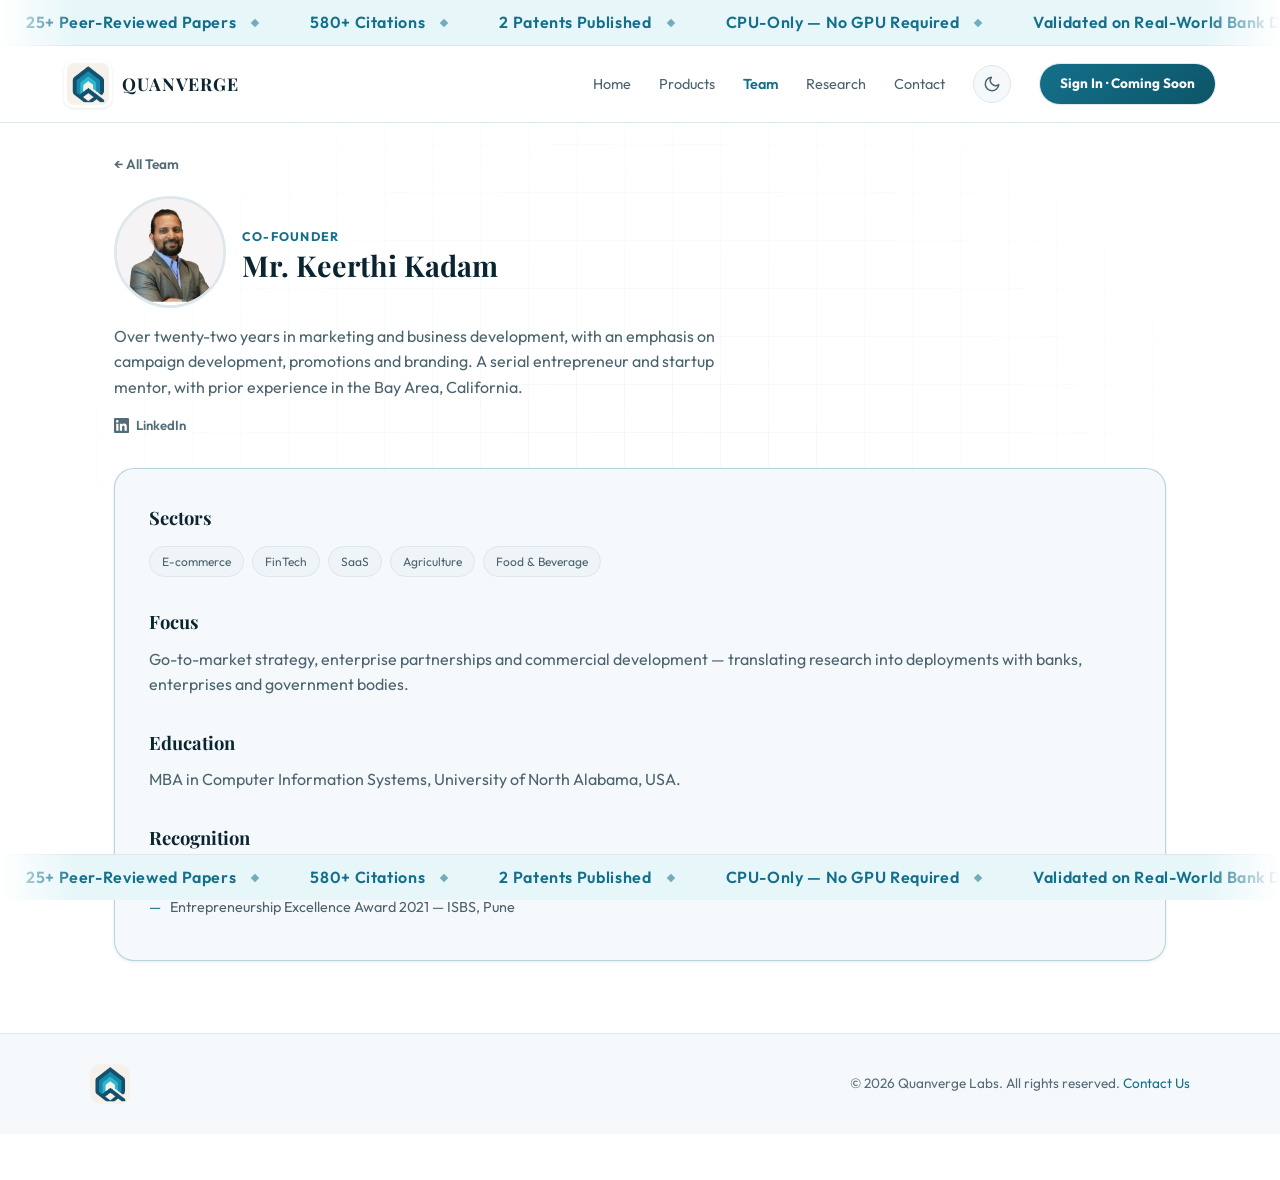
<file: team-keerthi.html>
<!DOCTYPE html>
<html lang="en">
<head>
  <meta charset="UTF-8">
  <meta name="viewport" content="width=device-width, initial-scale=1.0">
  <title>Mr. Keerthi Kadam - Quanverge Labs</title>
  <meta name="description" content="Co-Founder. Twenty-two years in marketing and business development across e-commerce, fintech, SaaS and agriculture; serial entrepreneur and startup mentor.">
  <meta name="theme-color" content="#ffffff">

  <link rel="icon" href="images/favicon-32.png" sizes="32x32">
  <link rel="apple-touch-icon" href="images/apple-touch-icon.png">

  <!-- Preview card shown when the page is shared on LinkedIn, WhatsApp, X... -->
  <meta property="og:type" content="website">
  <meta property="og:site_name" content="Quanverge Labs">
  <meta property="og:title" content="Mr. Keerthi Kadam - Quanverge Labs">
  <meta property="og:description" content="Co-Founder. Twenty-two years in marketing and business development across e-commerce, fintech, SaaS and agriculture; serial entrepreneur and startup mentor.">
  <meta property="og:url" content="https://www.quanvergelabs.com/team-keerthi.html">
  <meta property="og:image" content="https://www.quanvergelabs.com/images/og-card.jpg">
  <meta name="twitter:card" content="summary_large_image">
  <link rel="canonical" href="https://www.quanvergelabs.com/team-keerthi.html">

  <link rel="preconnect" href="https://fonts.googleapis.com">
  <link rel="preconnect" href="https://fonts.gstatic.com" crossorigin>
  <link href="https://fonts.googleapis.com/css2?family=Outfit:wght@300;400;600;700;800&family=Playfair+Display:wght@400;600;700&display=swap" rel="stylesheet">

  <link rel="stylesheet" href="css/styles.css">

  <!-- Applies the saved theme before the page paints, so there's no flash of
       the wrong colours. Must stay inline and stay in <head>. -->
  <script>
    (function () {
      try {
        var saved = localStorage.getItem('quanverge-theme');
        var dark = saved ? saved === 'dark'
                         : window.matchMedia('(prefers-color-scheme: dark)').matches;
        if (dark) {
          document.documentElement.dataset.theme = 'dark';
          var m = document.querySelector('meta[name="theme-color"]');
          if (m) m.setAttribute('content', '#061820');
        }
      } catch (e) { /* storage blocked - fall back to light */ }
    })();
  </script>
</head>
<body>

<div class="page-background"></div>

<div class="ticker ticker-header" aria-hidden="true">
  <div class="ticker-track"><span class="ticker-item">25+ Peer-Reviewed Papers</span><span class="ticker-item">580+ Citations</span><span class="ticker-item">2 Patents Published</span><span class="ticker-item">CPU-Only &mdash; No GPU Required</span><span class="ticker-item">Validated on Real-World Bank Data</span><span class="ticker-item">6 Research Domains</span><span class="ticker-item">4 Product Lines</span><span class="ticker-item">25+ Peer-Reviewed Papers</span><span class="ticker-item">580+ Citations</span><span class="ticker-item">2 Patents Published</span><span class="ticker-item">CPU-Only &mdash; No GPU Required</span><span class="ticker-item">Validated on Real-World Bank Data</span><span class="ticker-item">6 Research Domains</span><span class="ticker-item">4 Product Lines</span></div>
</div>

<nav class="navbar">
  <div class="navbar-inner">

    <a href="index.html" class="navbar-logo">
      <img src="images/logo-square.jpg" alt="Quanverge Labs logo">
      <span>Quanverge</span>
    </a>

    <button class="navbar-toggle" id="navToggle" aria-label="Open menu" aria-expanded="false" aria-controls="navLinks">&#9776;</button>

    <ul class="navbar-links" id="navLinks">
      <li><a href="index.html">Home</a></li>
      <li><a href="products.html">Products</a></li>
      <li><a href="team.html" class="is-current">Team</a></li>
      <li><a href="research.html">Research</a></li>
      <li><a href="contact.html">Contact</a></li>
      <li>
        <button class="theme-toggle" id="themeToggle" type="button" aria-label="Switch to dark theme">
          <svg class="icon-moon" viewBox="0 0 24 24" fill="none" stroke="currentColor" stroke-width="2" stroke-linecap="round" stroke-linejoin="round" aria-hidden="true"><path d="M21 12.79A9 9 0 1 1 11.21 3 7 7 0 0 0 21 12.79z"/></svg>
          <svg class="icon-sun" viewBox="0 0 24 24" fill="none" stroke="currentColor" stroke-width="2" stroke-linecap="round" stroke-linejoin="round" aria-hidden="true"><circle cx="12" cy="12" r="4"/><path d="M12 2v2M12 20v2M4.93 4.93l1.41 1.41M17.66 17.66l1.41 1.41M2 12h2M20 12h2M6.34 17.66l-1.41 1.41M19.07 4.93l-1.41 1.41"/></svg>
        </button>
      </li>
      <li><span class="navbar-cta is-soon">Sign In &middot; Coming Soon</span></li>
    </ul>

  </div>
</nav>


<main>

<section class="section page-header profile-header">
  <a href="team.html" class="back-link">&larr; All Team</a>

  <div class="product-title-row">
    <img class="team-photo" src="images/team-keerthi.jpg" alt="Mr. Keerthi Kadam" width="112" height="112" loading="lazy">
    <div>
      <p class="profile-role">Co-Founder</p>
      <h1 class="section-heading">Mr. Keerthi Kadam</h1>
    </div>
  </div>

  <p class="section-intro">Over twenty-two years in marketing and business development, with an emphasis on campaign development, promotions and branding. A serial entrepreneur and startup mentor, with prior experience in the Bay Area, California.</p>

  <p class="card-actions">
    <a class="social-link" href="https://www.linkedin.com/in/keerthikadam/" target="_blank" rel="noopener noreferrer" aria-label="Mr. Keerthi Kadam on LinkedIn"><svg viewBox="0 0 24 24" fill="currentColor" aria-hidden="true"><path d="M20.45 20.45h-3.56v-5.57c0-1.33-.03-3.04-1.85-3.04-1.86 0-2.14 1.45-2.14 2.94v5.67H9.35V9h3.41v1.56h.05a3.74 3.74 0 0 1 3.37-1.85c3.6 0 4.27 2.37 4.27 5.46zM5.34 7.43a2.07 2.07 0 1 1 0-4.13 2.07 2.07 0 0 1 0 4.13zM7.12 20.45H3.55V9h3.57zM22.22 0H1.77C.79 0 0 .77 0 1.72v20.56C0 23.23.79 24 1.77 24h20.45c.98 0 1.78-.77 1.78-1.72V1.72C24 .77 23.2 0 22.22 0z"/></svg>LinkedIn</a>
  </p>
</section>

<section class="section section-tight">
  <div class="card card-brand profile-body">
    <h2>Sectors</h2>
    <div class="tag-row">
      <span class="tag">E-commerce</span>
      <span class="tag">FinTech</span>
      <span class="tag">SaaS</span>
      <span class="tag">Agriculture</span>
      <span class="tag">Food &amp; Beverage</span>
    </div>

    <h2>Focus</h2>
    <p>
      Go-to-market strategy, enterprise partnerships and commercial development
      &mdash; translating research into deployments with banks, enterprises and
      government bodies.
    </p>

    <h2>Education</h2>
    <p>MBA in Computer Information Systems, University of North Alabama, USA.</p>

    <h2>Recognition</h2>
    <ul class="domain-areas">
      <li>Rising Entrepreneur Award 2020 &mdash; MITADT University, Pune</li>
      <li>Entrepreneurship Excellence Award 2021 &mdash; ISBS, Pune</li>
    </ul>
  </div>
</section>
</main>


<div class="ticker" aria-hidden="true">
  <div class="ticker-track"><span class="ticker-item">25+ Peer-Reviewed Papers</span><span class="ticker-item">580+ Citations</span><span class="ticker-item">2 Patents Published</span><span class="ticker-item">CPU-Only &mdash; No GPU Required</span><span class="ticker-item">Validated on Real-World Bank Data</span><span class="ticker-item">6 Research Domains</span><span class="ticker-item">4 Product Lines</span><span class="ticker-item">25+ Peer-Reviewed Papers</span><span class="ticker-item">580+ Citations</span><span class="ticker-item">2 Patents Published</span><span class="ticker-item">CPU-Only &mdash; No GPU Required</span><span class="ticker-item">Validated on Real-World Bank Data</span><span class="ticker-item">6 Research Domains</span><span class="ticker-item">4 Product Lines</span></div>
</div>
<footer class="footer">
  <div class="footer-inner">
    <img src="images/logo-square.jpg" alt="Quanverge Labs logo">
    <p>
      &copy; <span id="year"></span> Quanverge Labs.
      All rights reserved. <a href="contact.html">Contact Us</a>
    </p>
  </div>
</footer>


<script src="js/main.js"></script>
</body>
</html>
</file>
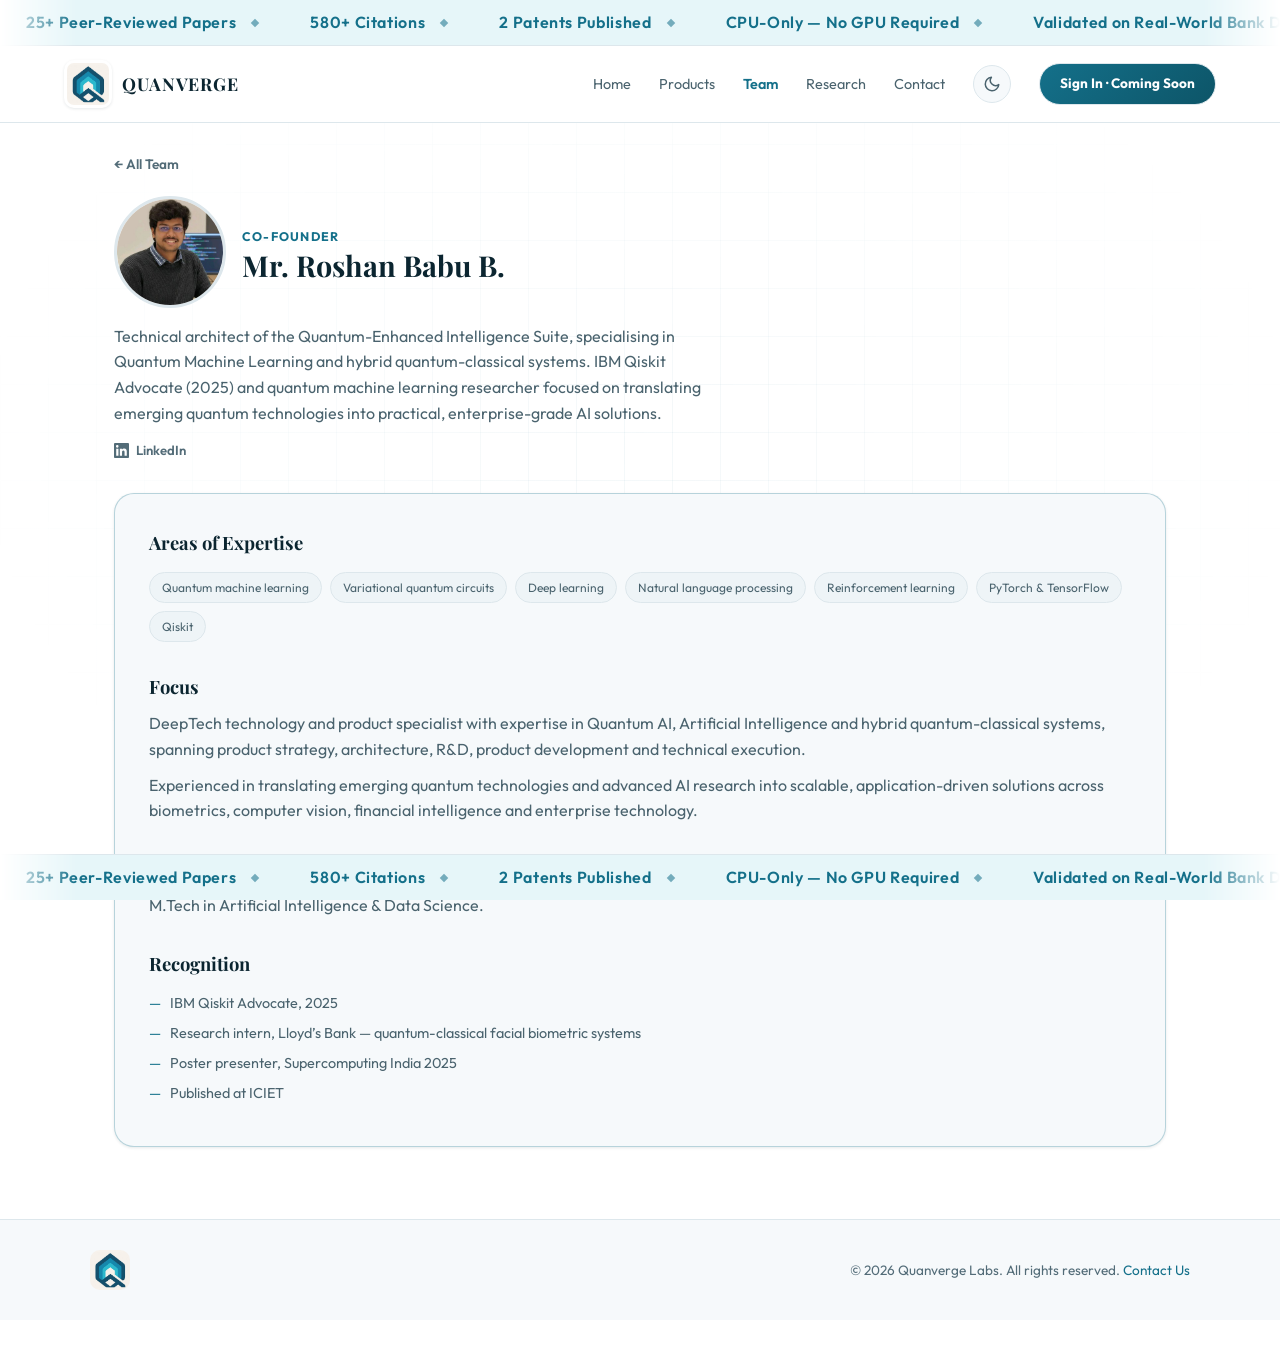
<file: team-roshan.html>
<!DOCTYPE html>
<html lang="en">
<head>
  <meta charset="UTF-8">
  <meta name="viewport" content="width=device-width, initial-scale=1.0">
  <title>Mr. Roshan Babu B. - Quanverge Labs</title>
  <meta name="description" content="Co-Founder. Technical architect of the Quantum-Enhanced Intelligence Suite, specialising in Quantum Machine Learning and hybrid quantum-classical systems. IBM Qiskit Advocate (2025).">
  <meta name="theme-color" content="#ffffff">

  <link rel="icon" href="images/favicon-32.png" sizes="32x32">
  <link rel="apple-touch-icon" href="images/apple-touch-icon.png">

  <!-- Preview card shown when the page is shared on LinkedIn, WhatsApp, X... -->
  <meta property="og:type" content="website">
  <meta property="og:site_name" content="Quanverge Labs">
  <meta property="og:title" content="Mr. Roshan Babu B. - Quanverge Labs">
  <meta property="og:description" content="Co-Founder. Technical architect of the Quantum-Enhanced Intelligence Suite, specialising in Quantum Machine Learning and hybrid quantum-classical systems. IBM Qiskit Advocate (2025).">
  <meta property="og:url" content="https://www.quanvergelabs.com/team-roshan.html">
  <meta property="og:image" content="https://www.quanvergelabs.com/images/og-card.jpg">
  <meta name="twitter:card" content="summary_large_image">
  <link rel="canonical" href="https://www.quanvergelabs.com/team-roshan.html">

  <link rel="preconnect" href="https://fonts.googleapis.com">
  <link rel="preconnect" href="https://fonts.gstatic.com" crossorigin>
  <link href="https://fonts.googleapis.com/css2?family=Outfit:wght@300;400;600;700;800&family=Playfair+Display:wght@400;600;700&display=swap" rel="stylesheet">

  <link rel="stylesheet" href="css/styles.css">

  <!-- Applies the saved theme before the page paints, so there's no flash of
       the wrong colours. Must stay inline and stay in <head>. -->
  <script>
    (function () {
      try {
        var saved = localStorage.getItem('quanverge-theme');
        var dark = saved ? saved === 'dark'
                         : window.matchMedia('(prefers-color-scheme: dark)').matches;
        if (dark) {
          document.documentElement.dataset.theme = 'dark';
          var m = document.querySelector('meta[name="theme-color"]');
          if (m) m.setAttribute('content', '#061820');
        }
      } catch (e) { /* storage blocked - fall back to light */ }
    })();
  </script>
</head>
<body>

<div class="page-background"></div>

<div class="ticker ticker-header" aria-hidden="true">
  <div class="ticker-track"><span class="ticker-item">25+ Peer-Reviewed Papers</span><span class="ticker-item">580+ Citations</span><span class="ticker-item">2 Patents Published</span><span class="ticker-item">CPU-Only &mdash; No GPU Required</span><span class="ticker-item">Validated on Real-World Bank Data</span><span class="ticker-item">6 Research Domains</span><span class="ticker-item">4 Product Lines</span><span class="ticker-item">25+ Peer-Reviewed Papers</span><span class="ticker-item">580+ Citations</span><span class="ticker-item">2 Patents Published</span><span class="ticker-item">CPU-Only &mdash; No GPU Required</span><span class="ticker-item">Validated on Real-World Bank Data</span><span class="ticker-item">6 Research Domains</span><span class="ticker-item">4 Product Lines</span></div>
</div>

<nav class="navbar">
  <div class="navbar-inner">

    <a href="index.html" class="navbar-logo">
      <img src="images/logo-square.jpg" alt="Quanverge Labs logo">
      <span>Quanverge</span>
    </a>

    <button class="navbar-toggle" id="navToggle" aria-label="Open menu" aria-expanded="false" aria-controls="navLinks">&#9776;</button>

    <ul class="navbar-links" id="navLinks">
      <li><a href="index.html">Home</a></li>
      <li><a href="products.html">Products</a></li>
      <li><a href="team.html" class="is-current">Team</a></li>
      <li><a href="research.html">Research</a></li>
      <li><a href="contact.html">Contact</a></li>
      <li>
        <button class="theme-toggle" id="themeToggle" type="button" aria-label="Switch to dark theme">
          <svg class="icon-moon" viewBox="0 0 24 24" fill="none" stroke="currentColor" stroke-width="2" stroke-linecap="round" stroke-linejoin="round" aria-hidden="true"><path d="M21 12.79A9 9 0 1 1 11.21 3 7 7 0 0 0 21 12.79z"/></svg>
          <svg class="icon-sun" viewBox="0 0 24 24" fill="none" stroke="currentColor" stroke-width="2" stroke-linecap="round" stroke-linejoin="round" aria-hidden="true"><circle cx="12" cy="12" r="4"/><path d="M12 2v2M12 20v2M4.93 4.93l1.41 1.41M17.66 17.66l1.41 1.41M2 12h2M20 12h2M6.34 17.66l-1.41 1.41M19.07 4.93l-1.41 1.41"/></svg>
        </button>
      </li>
      <li><span class="navbar-cta is-soon">Sign In &middot; Coming Soon</span></li>
    </ul>

  </div>
</nav>


<main>

<section class="section page-header profile-header">
  <a href="team.html" class="back-link">&larr; All Team</a>

  <div class="product-title-row">
    <img class="team-photo" src="images/team-roshan.jpg" alt="Mr. Roshan Babu B." width="112" height="112" loading="lazy">
    <div>
      <p class="profile-role">Co-Founder</p>
      <h1 class="section-heading">Mr. Roshan Babu B.</h1>
    </div>
  </div>

  <p class="section-intro">
    Technical architect of the Quantum-Enhanced Intelligence Suite, specialising in Quantum Machine Learning and hybrid quantum-classical systems. IBM Qiskit Advocate (2025) and quantum machine learning researcher focused on translating emerging quantum technologies into practical, enterprise-grade AI solutions.
  </p>

  <p class="card-actions">
    <a class="social-link" href="https://www.linkedin.com/in/roshan-babu-59602a236/" target="_blank" rel="noopener noreferrer" aria-label="Mr. Roshan Babu B. on LinkedIn"><svg viewBox="0 0 24 24" fill="currentColor" aria-hidden="true"><path d="M20.45 20.45h-3.56v-5.57c0-1.33-.03-3.04-1.85-3.04-1.86 0-2.14 1.45-2.14 2.94v5.67H9.35V9h3.41v1.56h.05a3.74 3.74 0 0 1 3.37-1.85c3.6 0 4.27 2.37 4.27 5.46zM5.34 7.43a2.07 2.07 0 1 1 0-4.13 2.07 2.07 0 0 1 0 4.13zM7.12 20.45H3.55V9h3.57zM22.22 0H1.77C.79 0 0 .77 0 1.72v20.56C0 23.23.79 24 1.77 24h20.45c.98 0 1.78-.77 1.78-1.72V1.72C24 .77 23.2 0 22.22 0z"/></svg>LinkedIn</a>
  </p>
</section>

<section class="section section-tight">
  <div class="card card-brand profile-body">
    <h2>Areas of Expertise</h2>
    <div class="tag-row">
      <span class="tag">Quantum machine learning</span>
      <span class="tag">Variational quantum circuits</span>
      <span class="tag">Deep learning</span>
      <span class="tag">Natural language processing</span>
      <span class="tag">Reinforcement learning</span>
      <span class="tag">PyTorch &amp; TensorFlow</span>
      <span class="tag">Qiskit</span>
    </div>

    <h2>Focus</h2>
    <p>
      DeepTech technology and product specialist with expertise in Quantum AI,
      Artificial Intelligence and hybrid quantum-classical systems, spanning product
      strategy, architecture, R&amp;D, product development and technical execution.
    </p>
    <p>
      Experienced in translating emerging quantum technologies and advanced AI
      research into scalable, application-driven solutions across biometrics,
      computer vision, financial intelligence and enterprise technology.
    </p>

    <h2>Education</h2>
    <p>M.Tech in Artificial Intelligence &amp; Data Science.</p>

    <h2>Recognition</h2>
    <ul class="domain-areas">
      <li>IBM Qiskit Advocate, 2025</li>
      <li>Research intern, Lloyd&rsquo;s Bank &mdash; quantum-classical facial biometric systems</li>
      <li>Poster presenter, Supercomputing India 2025</li>
      <li>Published at ICIET</li>
    </ul>
  </div>
</section>
</main>


<div class="ticker" aria-hidden="true">
  <div class="ticker-track"><span class="ticker-item">25+ Peer-Reviewed Papers</span><span class="ticker-item">580+ Citations</span><span class="ticker-item">2 Patents Published</span><span class="ticker-item">CPU-Only &mdash; No GPU Required</span><span class="ticker-item">Validated on Real-World Bank Data</span><span class="ticker-item">6 Research Domains</span><span class="ticker-item">4 Product Lines</span><span class="ticker-item">25+ Peer-Reviewed Papers</span><span class="ticker-item">580+ Citations</span><span class="ticker-item">2 Patents Published</span><span class="ticker-item">CPU-Only &mdash; No GPU Required</span><span class="ticker-item">Validated on Real-World Bank Data</span><span class="ticker-item">6 Research Domains</span><span class="ticker-item">4 Product Lines</span></div>
</div>
<footer class="footer">
  <div class="footer-inner">
    <img src="images/logo-square.jpg" alt="Quanverge Labs logo">
    <p>
      &copy; <span id="year"></span> Quanverge Labs.
      All rights reserved. <a href="contact.html">Contact Us</a>
    </p>
  </div>
</footer>


<script src="js/main.js"></script>
</body>
</html>
</file>
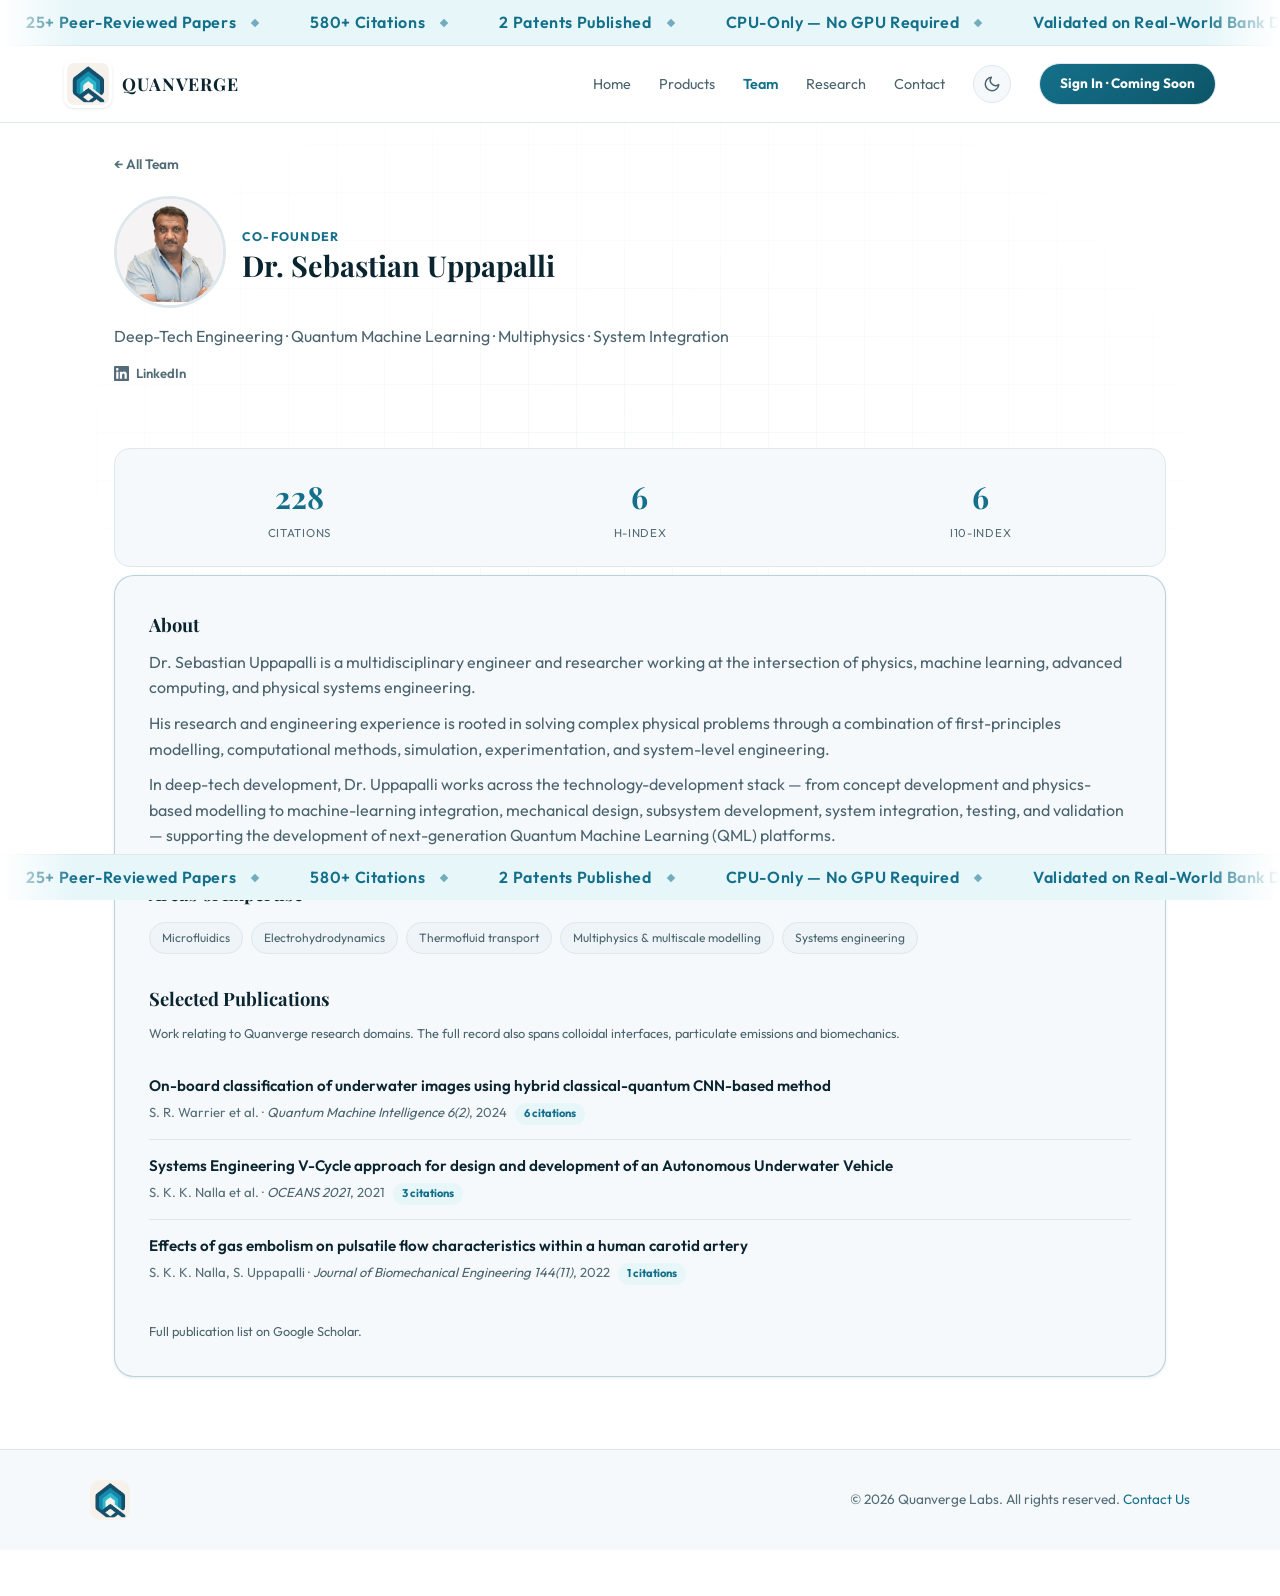
<file: team-sebastian.html>
<!DOCTYPE html>
<html lang="en">
<head>
  <meta charset="UTF-8">
  <meta name="viewport" content="width=device-width, initial-scale=1.0">
  <title>Dr. Sebastian Uppapalli - Quanverge Labs</title>
  <meta name="description" content="Co-Founder. A multidisciplinary engineer and researcher working at the intersection of physics, machine learning, advanced computing and physical systems engineering.">
  <meta name="theme-color" content="#ffffff">

  <link rel="icon" href="images/favicon-32.png" sizes="32x32">
  <link rel="apple-touch-icon" href="images/apple-touch-icon.png">

  <!-- Preview card shown when the page is shared on LinkedIn, WhatsApp, X... -->
  <meta property="og:type" content="website">
  <meta property="og:site_name" content="Quanverge Labs">
  <meta property="og:title" content="Dr. Sebastian Uppapalli - Quanverge Labs">
  <meta property="og:description" content="Co-Founder. A multidisciplinary engineer and researcher working at the intersection of physics, machine learning, advanced computing and physical systems engineering.">
  <meta property="og:url" content="https://www.quanvergelabs.com/team-sebastian.html">
  <meta property="og:image" content="https://www.quanvergelabs.com/images/og-card.jpg">
  <meta name="twitter:card" content="summary_large_image">
  <link rel="canonical" href="https://www.quanvergelabs.com/team-sebastian.html">

  <link rel="preconnect" href="https://fonts.googleapis.com">
  <link rel="preconnect" href="https://fonts.gstatic.com" crossorigin>
  <link href="https://fonts.googleapis.com/css2?family=Outfit:wght@300;400;600;700;800&family=Playfair+Display:wght@400;600;700&display=swap" rel="stylesheet">

  <link rel="stylesheet" href="css/styles.css">

  <!-- Applies the saved theme before the page paints, so there's no flash of
       the wrong colours. Must stay inline and stay in <head>. -->
  <script>
    (function () {
      try {
        var saved = localStorage.getItem('quanverge-theme');
        var dark = saved ? saved === 'dark'
                         : window.matchMedia('(prefers-color-scheme: dark)').matches;
        if (dark) {
          document.documentElement.dataset.theme = 'dark';
          var m = document.querySelector('meta[name="theme-color"]');
          if (m) m.setAttribute('content', '#061820');
        }
      } catch (e) { /* storage blocked - fall back to light */ }
    })();
  </script>
</head>
<body>

<div class="page-background"></div>

<div class="ticker ticker-header" aria-hidden="true">
  <div class="ticker-track"><span class="ticker-item">25+ Peer-Reviewed Papers</span><span class="ticker-item">580+ Citations</span><span class="ticker-item">2 Patents Published</span><span class="ticker-item">CPU-Only &mdash; No GPU Required</span><span class="ticker-item">Validated on Real-World Bank Data</span><span class="ticker-item">6 Research Domains</span><span class="ticker-item">4 Product Lines</span><span class="ticker-item">25+ Peer-Reviewed Papers</span><span class="ticker-item">580+ Citations</span><span class="ticker-item">2 Patents Published</span><span class="ticker-item">CPU-Only &mdash; No GPU Required</span><span class="ticker-item">Validated on Real-World Bank Data</span><span class="ticker-item">6 Research Domains</span><span class="ticker-item">4 Product Lines</span></div>
</div>

<nav class="navbar">
  <div class="navbar-inner">

    <a href="index.html" class="navbar-logo">
      <img src="images/logo-square.jpg" alt="Quanverge Labs logo">
      <span>Quanverge</span>
    </a>

    <button class="navbar-toggle" id="navToggle" aria-label="Open menu" aria-expanded="false" aria-controls="navLinks">&#9776;</button>

    <ul class="navbar-links" id="navLinks">
      <li><a href="index.html">Home</a></li>
      <li><a href="products.html">Products</a></li>
      <li><a href="team.html" class="is-current">Team</a></li>
      <li><a href="research.html">Research</a></li>
      <li><a href="contact.html">Contact</a></li>
      <li>
        <button class="theme-toggle" id="themeToggle" type="button" aria-label="Switch to dark theme">
          <svg class="icon-moon" viewBox="0 0 24 24" fill="none" stroke="currentColor" stroke-width="2" stroke-linecap="round" stroke-linejoin="round" aria-hidden="true"><path d="M21 12.79A9 9 0 1 1 11.21 3 7 7 0 0 0 21 12.79z"/></svg>
          <svg class="icon-sun" viewBox="0 0 24 24" fill="none" stroke="currentColor" stroke-width="2" stroke-linecap="round" stroke-linejoin="round" aria-hidden="true"><circle cx="12" cy="12" r="4"/><path d="M12 2v2M12 20v2M4.93 4.93l1.41 1.41M17.66 17.66l1.41 1.41M2 12h2M20 12h2M6.34 17.66l-1.41 1.41M19.07 4.93l-1.41 1.41"/></svg>
        </button>
      </li>
      <li><span class="navbar-cta is-soon">Sign In &middot; Coming Soon</span></li>
    </ul>

  </div>
</nav>


<main>

<section class="section page-header profile-header">
  <a href="team.html" class="back-link">&larr; All Team</a>

  <div class="product-title-row">
    <img class="team-photo" src="images/team-sebastian.jpg" alt="Dr. Sebastian Uppapalli" width="112" height="112" loading="lazy">
    <div>
      <p class="profile-role">Co-Founder</p>
      <h1 class="section-heading">Dr. Sebastian Uppapalli</h1>
    </div>
  </div>

  <p class="section-intro">
    Deep-Tech Engineering &middot; Quantum Machine Learning &middot; Multiphysics &middot; System Integration
  </p>

  <p class="card-actions">
    <a class="social-link" href="https://www.linkedin.com/in/sebastian-uppapalli-aa24a567/" target="_blank" rel="noopener noreferrer" aria-label="Dr. Sebastian Uppapalli on LinkedIn"><svg viewBox="0 0 24 24" fill="currentColor" aria-hidden="true"><path d="M20.45 20.45h-3.56v-5.57c0-1.33-.03-3.04-1.85-3.04-1.86 0-2.14 1.45-2.14 2.94v5.67H9.35V9h3.41v1.56h.05a3.74 3.74 0 0 1 3.37-1.85c3.6 0 4.27 2.37 4.27 5.46zM5.34 7.43a2.07 2.07 0 1 1 0-4.13 2.07 2.07 0 0 1 0 4.13zM7.12 20.45H3.55V9h3.57zM22.22 0H1.77C.79 0 0 .77 0 1.72v20.56C0 23.23.79 24 1.77 24h20.45c.98 0 1.78-.77 1.78-1.72V1.72C24 .77 23.2 0 22.22 0z"/></svg>LinkedIn</a>
  </p>
</section>

<section class="section section-tight">
  <div class="metric-strip"><div><div class="metric-value">228</div><div class="metric-label">Citations</div></div><div><div class="metric-value">6</div><div class="metric-label">h-index</div></div><div><div class="metric-value">6</div><div class="metric-label">i10-index</div></div></div>

  <div class="card card-brand profile-body">
    <h2>About</h2>
    <p>
      Dr. Sebastian Uppapalli is a multidisciplinary engineer and researcher working
      at the intersection of physics, machine learning, advanced computing, and
      physical systems engineering.
    </p>
    <p>
      His research and engineering experience is rooted in solving complex physical
      problems through a combination of first-principles modelling, computational
      methods, simulation, experimentation, and system-level engineering.
    </p>
    <p>
      In deep-tech development, Dr. Uppapalli works across the technology-development
      stack &mdash; from concept development and physics-based modelling to
      machine-learning integration, mechanical design, subsystem development, system
      integration, testing, and validation &mdash; supporting the development of
      next-generation Quantum Machine Learning (QML) platforms.
    </p>

    <h2>Areas of Expertise</h2>
    <div class="tag-row">
      <span class="tag">Microfluidics</span>
      <span class="tag">Electrohydrodynamics</span>
      <span class="tag">Thermofluid transport</span>
      <span class="tag">Multiphysics &amp; multiscale modelling</span>
      <span class="tag">Systems engineering</span>
    </div>

    <h2>Selected Publications</h2>
    <p class="subheading-note">Work relating to Quanverge research domains. The full
      record also spans colloidal interfaces, particulate emissions and biomechanics.</p>
    <ul class="publication-list">
      <li>
        <div class="pub-title">On-board classification of underwater images using hybrid classical-quantum CNN-based method</div>
        <div class="pub-meta">S. R. Warrier et al. &middot; <span class="pub-venue">Quantum Machine Intelligence 6(2)</span>, 2024<span class="pub-cites">6 citations</span></div>
      </li>
      <li>
        <div class="pub-title">Systems Engineering V-Cycle approach for design and development of an Autonomous Underwater Vehicle</div>
        <div class="pub-meta">S. K. K. Nalla et al. &middot; <span class="pub-venue">OCEANS 2021</span>, 2021<span class="pub-cites">3 citations</span></div>
      </li>
      <li>
        <div class="pub-title">Effects of gas embolism on pulsatile flow characteristics within a human carotid artery</div>
        <div class="pub-meta">S. K. K. Nalla, S. Uppapalli &middot; <span class="pub-venue">Journal of Biomechanical Engineering 144(11)</span>, 2022<span class="pub-cites">1 citations</span></div>
      </li>
    </ul>

    <p class="subheading-note" style="margin-top:22px">
      Full publication list on <a href="https://scholar.google.com/citations?user=3Dt2S0kAAAAJ&amp;hl=en" target="_blank" rel="noopener noreferrer">Google Scholar</a>.
    </p>
  </div>
</section>
</main>


<div class="ticker" aria-hidden="true">
  <div class="ticker-track"><span class="ticker-item">25+ Peer-Reviewed Papers</span><span class="ticker-item">580+ Citations</span><span class="ticker-item">2 Patents Published</span><span class="ticker-item">CPU-Only &mdash; No GPU Required</span><span class="ticker-item">Validated on Real-World Bank Data</span><span class="ticker-item">6 Research Domains</span><span class="ticker-item">4 Product Lines</span><span class="ticker-item">25+ Peer-Reviewed Papers</span><span class="ticker-item">580+ Citations</span><span class="ticker-item">2 Patents Published</span><span class="ticker-item">CPU-Only &mdash; No GPU Required</span><span class="ticker-item">Validated on Real-World Bank Data</span><span class="ticker-item">6 Research Domains</span><span class="ticker-item">4 Product Lines</span></div>
</div>
<footer class="footer">
  <div class="footer-inner">
    <img src="images/logo-square.jpg" alt="Quanverge Labs logo">
    <p>
      &copy; <span id="year"></span> Quanverge Labs.
      All rights reserved. <a href="contact.html">Contact Us</a>
    </p>
  </div>
</footer>


<script src="js/main.js"></script>
</body>
</html>
</file>
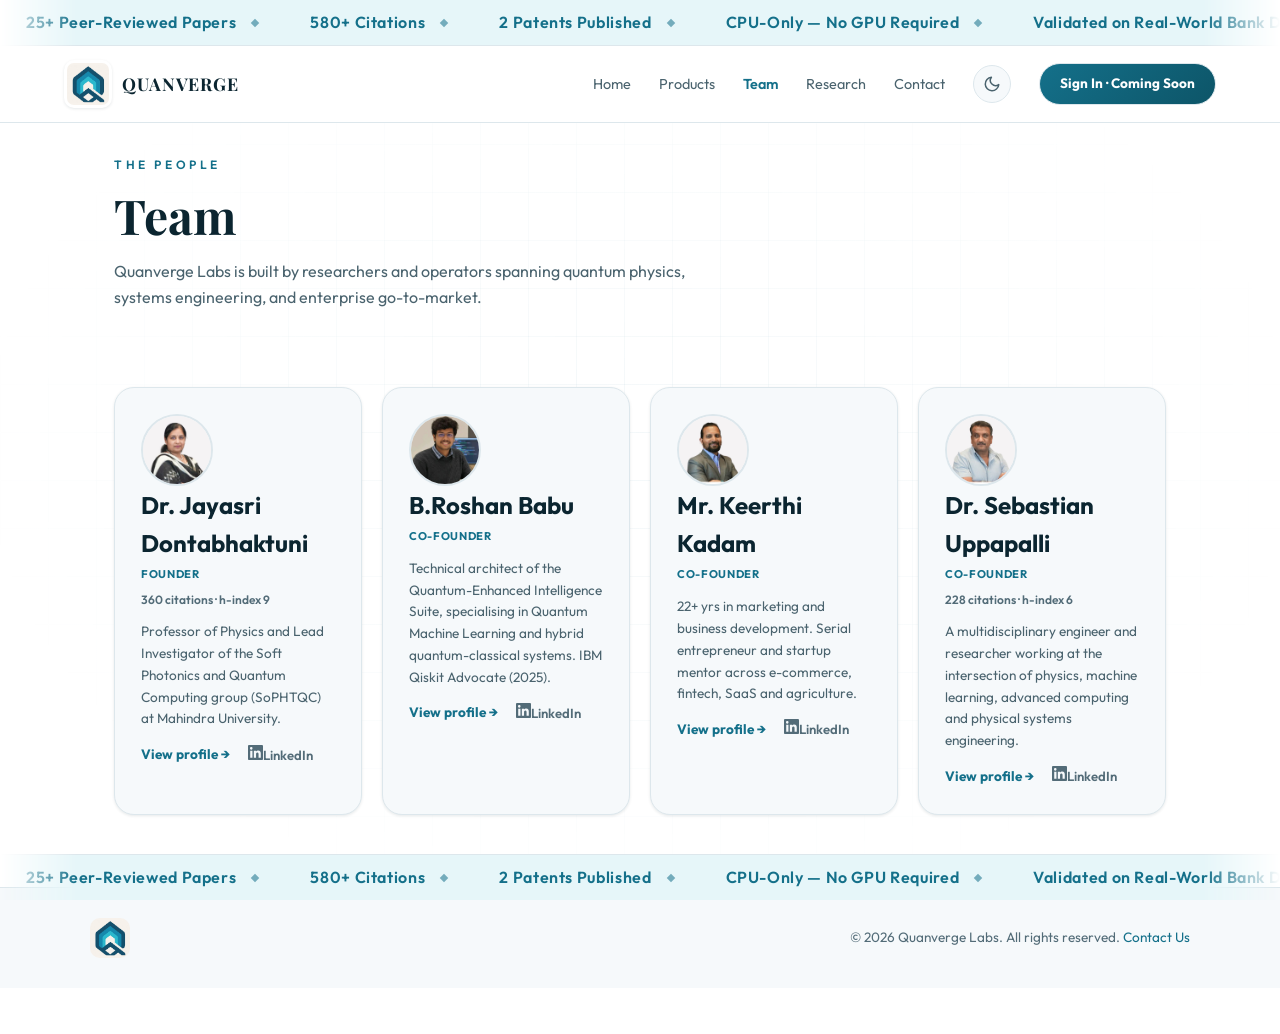
<file: team.html>
<!DOCTYPE html>
<html lang="en">
<head>
  <meta charset="UTF-8">
  <meta name="viewport" content="width=device-width, initial-scale=1.0">
  <title>Team — Quanverge Labs</title>
  <meta name="description" content="The people behind Quanverge Labs — physics, engineering, and go-to-market leadership building quantum-enhanced AI products.">
  <meta name="theme-color" content="#ffffff">

  <link rel="icon" href="images/favicon-32.png" sizes="32x32">
  <link rel="apple-touch-icon" href="images/apple-touch-icon.png">

  <!-- Preview card shown when the page is shared on LinkedIn, WhatsApp, X... -->
  <meta property="og:type" content="website">
  <meta property="og:site_name" content="Quanverge Labs">
  <meta property="og:title" content="Team — Quanverge Labs">
  <meta property="og:description" content="The people behind Quanverge Labs — physics, engineering, and go-to-market leadership building quantum-enhanced AI products.">
  <meta property="og:url" content="https://www.quanvergelabs.com/team.html">
  <meta property="og:image" content="https://www.quanvergelabs.com/images/og-card.jpg">
  <meta name="twitter:card" content="summary_large_image">
  <link rel="canonical" href="https://www.quanvergelabs.com/team.html">

  <link rel="preconnect" href="https://fonts.googleapis.com">
  <link rel="preconnect" href="https://fonts.gstatic.com" crossorigin>
  <link href="https://fonts.googleapis.com/css2?family=Outfit:wght@300;400;600;700;800&family=Playfair+Display:wght@400;600;700&display=swap" rel="stylesheet">

  <link rel="stylesheet" href="css/styles.css">

  <!-- Applies the saved theme before the page paints, so there's no flash of
       the wrong colours. Must stay inline and stay in <head>. -->
  <script>
    (function () {
      try {
        var saved = localStorage.getItem('quanverge-theme');
        var dark = saved ? saved === 'dark'
                         : window.matchMedia('(prefers-color-scheme: dark)').matches;
        if (dark) {
          document.documentElement.dataset.theme = 'dark';
          var m = document.querySelector('meta[name="theme-color"]');
          if (m) m.setAttribute('content', '#061820');
        }
      } catch (e) { /* storage blocked - fall back to light */ }
    })();
  </script>
</head>
<body>

<div class="page-background"></div>

<div class="ticker ticker-header" aria-hidden="true">
  <div class="ticker-track"><span class="ticker-item">25+ Peer-Reviewed Papers</span><span class="ticker-item">580+ Citations</span><span class="ticker-item">2 Patents Published</span><span class="ticker-item">CPU-Only &mdash; No GPU Required</span><span class="ticker-item">Validated on Real-World Bank Data</span><span class="ticker-item">6 Research Domains</span><span class="ticker-item">4 Product Lines</span><span class="ticker-item">25+ Peer-Reviewed Papers</span><span class="ticker-item">580+ Citations</span><span class="ticker-item">2 Patents Published</span><span class="ticker-item">CPU-Only &mdash; No GPU Required</span><span class="ticker-item">Validated on Real-World Bank Data</span><span class="ticker-item">6 Research Domains</span><span class="ticker-item">4 Product Lines</span></div>
</div>

<nav class="navbar">
  <div class="navbar-inner">

    <a href="index.html" class="navbar-logo">
      <img src="images/logo-square.jpg" alt="Quanverge Labs logo">
      <span>Quanverge</span>
    </a>

    <button class="navbar-toggle" id="navToggle" aria-label="Open menu" aria-expanded="false" aria-controls="navLinks">&#9776;</button>

    <ul class="navbar-links" id="navLinks">
      <li><a href="index.html">Home</a></li>
      <li><a href="products.html">Products</a></li>
      <li><a href="team.html" class="is-current">Team</a></li>
      <li><a href="research.html">Research</a></li>
      <li><a href="contact.html">Contact</a></li>
      <li>
        <button class="theme-toggle" id="themeToggle" type="button" aria-label="Switch to dark theme">
          <svg class="icon-moon" viewBox="0 0 24 24" fill="none" stroke="currentColor" stroke-width="2" stroke-linecap="round" stroke-linejoin="round" aria-hidden="true"><path d="M21 12.79A9 9 0 1 1 11.21 3 7 7 0 0 0 21 12.79z"/></svg>
          <svg class="icon-sun" viewBox="0 0 24 24" fill="none" stroke="currentColor" stroke-width="2" stroke-linecap="round" stroke-linejoin="round" aria-hidden="true"><circle cx="12" cy="12" r="4"/><path d="M12 2v2M12 20v2M4.93 4.93l1.41 1.41M17.66 17.66l1.41 1.41M2 12h2M20 12h2M6.34 17.66l-1.41 1.41M19.07 4.93l-1.41 1.41"/></svg>
        </button>
      </li>
      <li><span class="navbar-cta is-soon">Sign In &middot; Coming Soon</span></li>
    </ul>

  </div>
</nav>


<main>

<section class="section page-header">
  <span class="eyebrow">The People</span>
  <h1 class="section-heading">Team</h1>
  <p class="section-intro">
    Quanverge Labs is built by researchers and operators spanning quantum
    physics, systems engineering, and enterprise go-to-market.
  </p>
</section>


<section class="section section-tight">
  <div class="team-grid">

    <div class="card team-card reveal">
      <a href="team-jayasri.html">
        <img class="team-photo" src="images/team-jayasri.jpg" alt="Dr. Jayasri Dontabhaktuni" width="112" height="112" loading="lazy">
        <h2>Dr. Jayasri Dontabhaktuni</h2>
      </a>
      <p class="team-role">Founder</p>
      <p class="team-metric">360 citations &middot; h-index 9</p>
      <p class="team-bio">Professor of Physics and Lead Investigator of the Soft Photonics and Quantum Computing group (SoPHTQC) at Mahindra University.</p>
      <div class="card-actions">
        <a class="product-card-link" href="team-jayasri.html">View profile &rarr;</a>
        <a class="social-link" href="https://www.linkedin.com/in/jayasri-dontabhaktuni-21811219/" target="_blank" rel="noopener noreferrer" aria-label="Dr. Jayasri Dontabhaktuni on LinkedIn"><svg viewBox="0 0 24 24" fill="currentColor" aria-hidden="true"><path d="M20.45 20.45h-3.56v-5.57c0-1.33-.03-3.04-1.85-3.04-1.86 0-2.14 1.45-2.14 2.94v5.67H9.35V9h3.41v1.56h.05a3.74 3.74 0 0 1 3.37-1.85c3.6 0 4.27 2.37 4.27 5.46zM5.34 7.43a2.07 2.07 0 1 1 0-4.13 2.07 2.07 0 0 1 0 4.13zM7.12 20.45H3.55V9h3.57zM22.22 0H1.77C.79 0 0 .77 0 1.72v20.56C0 23.23.79 24 1.77 24h20.45c.98 0 1.78-.77 1.78-1.72V1.72C24 .77 23.2 0 22.22 0z"/></svg>LinkedIn</a>
      </div>
    </div>
    <div class="card team-card reveal">
      <a href="team-roshan.html">
        <img class="team-photo" src="images/team-roshan.jpg" alt="Mr. Roshan Babu B." width="112" height="112" loading="lazy">
        <h2>B.Roshan Babu </h2>
      </a>
      <p class="team-role">Co-Founder</p>
      <p class="team-bio">Technical architect of the Quantum-Enhanced Intelligence Suite, specialising in Quantum Machine Learning and hybrid quantum-classical systems. IBM Qiskit Advocate (2025).</p>
      <div class="card-actions">
        <a class="product-card-link" href="team-roshan.html">View profile &rarr;</a>
        <a class="social-link" href="https://www.linkedin.com/in/roshan-babu-59602a236/" target="_blank" rel="noopener noreferrer" aria-label="Mr. Roshan Babu B. on LinkedIn"><svg viewBox="0 0 24 24" fill="currentColor" aria-hidden="true"><path d="M20.45 20.45h-3.56v-5.57c0-1.33-.03-3.04-1.85-3.04-1.86 0-2.14 1.45-2.14 2.94v5.67H9.35V9h3.41v1.56h.05a3.74 3.74 0 0 1 3.37-1.85c3.6 0 4.27 2.37 4.27 5.46zM5.34 7.43a2.07 2.07 0 1 1 0-4.13 2.07 2.07 0 0 1 0 4.13zM7.12 20.45H3.55V9h3.57zM22.22 0H1.77C.79 0 0 .77 0 1.72v20.56C0 23.23.79 24 1.77 24h20.45c.98 0 1.78-.77 1.78-1.72V1.72C24 .77 23.2 0 22.22 0z"/></svg>LinkedIn</a>
      </div>
    </div>

     <div class="card team-card reveal">
      <a href="team-keerthi.html">
        <img class="team-photo" src="images/team-keerthi.jpg" alt="Mr. Keerthi Kadam" width="112" height="112" loading="lazy">
        <h2>Mr. Keerthi Kadam</h2>
      </a>
      <p class="team-role">Co-Founder</p>
      <p class="team-bio">22+ yrs in marketing and business development. Serial entrepreneur and startup mentor across e-commerce, fintech, SaaS and agriculture.</p>
      <div class="card-actions">
        <a class="product-card-link" href="team-keerthi.html">View profile &rarr;</a>
        <a class="social-link" href="https://www.linkedin.com/in/keerthikadam/" target="_blank" rel="noopener noreferrer" aria-label="Mr. Keerthi Kadam on LinkedIn"><svg viewBox="0 0 24 24" fill="currentColor" aria-hidden="true"><path d="M20.45 20.45h-3.56v-5.57c0-1.33-.03-3.04-1.85-3.04-1.86 0-2.14 1.45-2.14 2.94v5.67H9.35V9h3.41v1.56h.05a3.74 3.74 0 0 1 3.37-1.85c3.6 0 4.27 2.37 4.27 5.46zM5.34 7.43a2.07 2.07 0 1 1 0-4.13 2.07 2.07 0 0 1 0 4.13zM7.12 20.45H3.55V9h3.57zM22.22 0H1.77C.79 0 0 .77 0 1.72v20.56C0 23.23.79 24 1.77 24h20.45c.98 0 1.78-.77 1.78-1.72V1.72C24 .77 23.2 0 22.22 0z"/></svg>LinkedIn</a>
      </div>
    </div>
    <div class="card team-card reveal">
      <a href="team-sebastian.html">
        <img class="team-photo" src="images/team-sebastian.jpg" alt="Dr. Sebastian Uppapalli" width="112" height="112" loading="lazy">
        <h2>Dr. Sebastian Uppapalli</h2>
      </a>
      <p class="team-role">Co-Founder</p>
      <p class="team-metric">228 citations &middot; h-index 6</p>
      <p class="team-bio">A multidisciplinary engineer and researcher working at the intersection of physics, machine learning, advanced computing and physical systems engineering.</p>
      <div class="card-actions">
        <a class="product-card-link" href="team-sebastian.html">View profile &rarr;</a>
        <a class="social-link" href="https://www.linkedin.com/in/sebastian-uppapalli-aa24a567/" target="_blank" rel="noopener noreferrer" aria-label="Dr. Sebastian Uppapalli on LinkedIn"><svg viewBox="0 0 24 24" fill="currentColor" aria-hidden="true"><path d="M20.45 20.45h-3.56v-5.57c0-1.33-.03-3.04-1.85-3.04-1.86 0-2.14 1.45-2.14 2.94v5.67H9.35V9h3.41v1.56h.05a3.74 3.74 0 0 1 3.37-1.85c3.6 0 4.27 2.37 4.27 5.46zM5.34 7.43a2.07 2.07 0 1 1 0-4.13 2.07 2.07 0 0 1 0 4.13zM7.12 20.45H3.55V9h3.57zM22.22 0H1.77C.79 0 0 .77 0 1.72v20.56C0 23.23.79 24 1.77 24h20.45c.98 0 1.78-.77 1.78-1.72V1.72C24 .77 23.2 0 22.22 0z"/></svg>LinkedIn</a>
      </div>
    </div>

   



  </div>
</section>

</main>


<div class="ticker" aria-hidden="true">
  <div class="ticker-track"><span class="ticker-item">25+ Peer-Reviewed Papers</span><span class="ticker-item">580+ Citations</span><span class="ticker-item">2 Patents Published</span><span class="ticker-item">CPU-Only &mdash; No GPU Required</span><span class="ticker-item">Validated on Real-World Bank Data</span><span class="ticker-item">6 Research Domains</span><span class="ticker-item">4 Product Lines</span><span class="ticker-item">25+ Peer-Reviewed Papers</span><span class="ticker-item">580+ Citations</span><span class="ticker-item">2 Patents Published</span><span class="ticker-item">CPU-Only &mdash; No GPU Required</span><span class="ticker-item">Validated on Real-World Bank Data</span><span class="ticker-item">6 Research Domains</span><span class="ticker-item">4 Product Lines</span></div>
</div>
<footer class="footer">
  <div class="footer-inner">
    <img src="images/logo-square.jpg" alt="Quanverge Labs logo">
    <p>
      &copy; <span id="year"></span> Quanverge Labs.
      All rights reserved. <a href="contact.html">Contact Us</a>
    </p>
  </div>
</footer>


<script src="js/main.js"></script>
</body>
</html>
</file>
<file: css/styles.css>
/* ==========================================================================
   QUANVERGE LABS — stylesheet
   --------------------------------------------------------------------------
   Contents:
     1. Colour & font variables   <- change the whole site's look here
     1b. Dark theme overrides
     2. Base / resets
     3. Reusable pieces (buttons, cards, section headings)
     4. Navigation bar
     5. Hero
     6. Problem
     7. Products (comparison table, ROI calculator, product images)
     8. Team
     9. Research
    10. Contact
    11. Ticker, final call-to-action & footer
    12. Responsive layout (TV, tablet, phone, small phone)
    13. Reduced-motion support
   ========================================================================== */


/* 1. COLOUR & FONT VARIABLES ===============================================
   Every colour on the site comes from here. Change a value once and it
   updates everywhere. Colours are taken from the Quanverge logo.           */

:root {
  /* --- Backgrounds --------------------------------------------------- */
  --bg:            #ffffff;   /* the page itself */
  --surface:       #f6f9fb;   /* cards and footer — a hint of teal-grey */
  --surface-2:     #eef4f7;   /* table headers, hover states */
  --border:        #dde7ec;   /* card edges and dividers */

  /* --- Text ----------------------------------------------------------
     The numbers are contrast ratios against white. Anything below 4.5
     is unreadable to many people, so don't lighten these further.      */
  --text:          #0b2530;   /* 16.1 : 1   body text and headings */
  --text-muted:    #4a636e;   /*  6.2 : 1   secondary paragraphs */
  --text-faint:    #536c78;   /*  5.2 : 1   small labels — already at the limit */

  /* --- Brand teal, sampled from the logo's nested chevrons -----------
     The logo's bright cyan only scores 1.9:1 on white, so it can't be
     used for text. We keep it as --brand-fill for solid buttons (where
     white text sits on top of it) and use darker teals for anything
     that has to be read.                                               */
  --brand:         #14708a;   /*  5.6 : 1   links, small text, accents */
  --brand-strong:  #0d5568;   /*            hover and pressed states */
  --brand-heading: #1f86a3;   /*  4.1 : 1   large headings only (24px+) */
  --brand-fill:    #2fc6d6;   /*            logo cyan — fills only, never text */
  --brand-soft:    #e6f6f9;   /*            badge and pill backgrounds */

  /* --- Secondary accent (ROI figures, list markers) ------------------ */
  --accent:        #9a6410;   /*  4.9 : 1   amber, darkened to read on white */
  --accent-soft:   #fdf3e2;

  /* --- Status -------------------------------------------------------- */
  --green:         #067a5b;   /*  5.1 : 1 */
  --green-soft:    #e7f6f1;

  /* Navigation bar. Semi-transparent so the page shows through the blur,
     which is why it needs its own variable rather than reusing --bg. */
  --nav-bg:        rgba(255, 255, 255, 0.9);

  /* --- Decoration -----------------------------------------------------
     These four were previously hardcoded, which meant they were tuned for
     white and quietly disappeared on a dark ground: the backdrop grid, the
     tinted borders and every shadow all vanished at once. */
  --ring:          rgba(20, 112, 138, 0.28);   /* brand-tinted card borders */
  --ring-accent:   rgba(154, 100, 16, 0.28);   /* amber borders (ROI, pills) */
  --shadow:        rgba(11, 37, 48, 0.10);     /* elevation */
  --grid-line:     rgba(20, 112, 138, 0.05);   /* backdrop grid */

  /* --- Fonts (loaded from Google Fonts in index.html) ---------------- */
  --font-body:     "Outfit", system-ui, sans-serif;
  --font-display:  "Playfair Display", Georgia, serif;

  /* --- Layout -------------------------------------------------------- */
  --max-width:     1100px;

  /* Height of one scrolling ticker band. Set here as a fixed number rather
     than left to fall out of the padding, because three other things have to
     agree with it exactly: where the navigation sticks, how much room the
     page leaves at the bottom for the fixed footer band, and how far an
     anchor jump has to clear. Change it here and all four stay in step. */
  --ticker-h:      46px;

  /* Space above and below every section, and in from the left and right
     edges. These live here, and change per screen size further down, so that
     .section only ever needs writing once.

     That matters more than it looks. .section used to re-declare the padding
     SHORTHAND inside each breakpoint, and a shorthand rewrites all four sides.
     Rules like .page-header that set only padding-bottom are written earlier
     in the file, so every one of those breakpoints silently threw their value
     away: a gap meant to be 40px came out at 240px on a large monitor and
     88px on a phone. Reading a variable instead means the later rule sets
     nothing it wasn't asked to. */
  --section-y:     72px;
  --section-x:     24px;

  /* Used by the browser for form controls and scrollbars */
  color-scheme: light;
}


/* 1b. DARK THEME ===========================================================
   Same variable names, dark values. Everything else in this file reads
   these, so nothing below needs to know which theme is active.

   The switch is driven by a data-theme attribute on <html>, set by
   js/main.js. Ratios below are measured against --bg (#061820).

   Note the brand colour flips: the logo's bright cyan (#2fc6d6) is
   unreadable on white but excellent on dark, so dark mode uses it
   directly instead of the darkened teal.                                  */

:root[data-theme="dark"] {
  /* Grounds are the logo's deep navy-teal (#15516d, hue 199) stepped down
     in lightness, so the dark theme carries the brand's colour instead of
     the near-neutral grey it used before. */
  --bg:            #061820;
  --surface:       #092531;
  --surface-2:     #0d3142;
  --border:        #134b64;

  --text:          #eaf4f8;   /* 16.2 : 1 */
  --text-muted:    #a5c3ce;   /*  9.8 : 1 */
  --text-faint:    #86a5b2;   /*  6.9 : 1 */

  --brand:         #4ecfe4;   /*  9.8 : 1  links, small text */
  --brand-strong:  #8ae5f2;   /* 12.6 : 1  hover — brighter on dark */
  --brand-heading: #4ecfe4;
  --brand-fill:    #2cb9cd;   /*           the logo's own bright cyan */
  --brand-soft:    #0d3646;   /*           badge / pill backgrounds */

  --accent:        #f0b44e;   /*  9.8 : 1  ROI figures */
  --accent-soft:   #2b2312;

  --green:         #4ade80;   /* 10.4 : 1 */
  --green-soft:    #0d2a1d;

  --nav-bg:        rgba(6, 24, 32, 0.9);

  /* Brighter and more opaque than their light counterparts: a border that
     reads clearly on white is invisible on near-black, and a dark shadow
     shows nothing, so elevation comes from a deeper black instead. */
  --ring:          rgba(78, 207, 228, 0.38);
  --ring-accent:   rgba(240, 180, 78, 0.38);
  --shadow:        rgba(0, 0, 0, 0.5);
  --grid-line:     rgba(78, 207, 228, 0.07);

  color-scheme: dark;
}

/* The headline gradient runs between two pale cyans, which flattens into a
   single wash on a dark ground. Widening it to the logo's mid teal keeps
   the sweep visible.

   background-image, NOT the background shorthand. The shorthand would also
   reset background-clip back to border-box, and since this rule outranks the
   .text-gradient rule below, the clip would be lost: the gradient would paint
   the whole line box while the letters stayed transparent, turning the
   headline into a solid rectangle. */
:root[data-theme="dark"] .text-gradient {
  background-image: linear-gradient(135deg, #8ae5f2 0%, #2cb9cd 50%, #8ae5f2 100%);
}


/* 2. BASE / RESETS ========================================================= */

* {
  box-sizing: border-box;
  margin: 0;
  padding: 0;
}

html {
  scroll-behavior: smooth;
  /* Stops the pinned header band covering headings when you jump to a
     section. It has to clear both rows now — the ticker and the navigation. */
  scroll-padding-top: calc(var(--ticker-h) + 76px);
}

body {
  background-color: var(--bg);
  color: var(--text);
  font-family: var(--font-body);
  line-height: 1.6;
  /* clip, not hidden: hidden creates a scroll container, which would stop
     the sticky navigation from sticking. hidden is left as a fallback for
     browsers that don't know clip. */
  overflow-x: hidden;
  overflow-x: clip;

  /* Leaves room for the ticker fixed across the bottom of the window, so the
     real footer underneath it is still reachable rather than being covered. */
  padding-bottom: var(--ticker-h);

  /* Holds the footer down to the bottom of the window on pages with little
     content. Without this, a short page like 404 ends halfway down and leaves
     an empty strip between the footer and the ticker pinned below it. The
     column is: ticker, navigation, main, footer — the two fixed elements
     (the backdrop and the bottom ticker) are out of flow and unaffected. */
  min-height: 100vh;
  display: flex;
  flex-direction: column;
}

/* Takes up whatever height is left over, pushing the footer down. */
main { flex: 1 0 auto; }

img {
  max-width: 100%;
  display: block;
}

a {
  color: inherit;
  text-decoration: none;
}

button {
  font-family: inherit;
  cursor: pointer;
  border: none;
  background: none;
  color: inherit;
}

/* Keyboard users must always be able to see what they've focused */
a:focus-visible,
button:focus-visible,
input:focus-visible {
  outline: 2px solid var(--brand);
  outline-offset: 3px;
  border-radius: 4px;
}

/* Faint grid pattern sitting behind the whole page */
.page-background {
  position: fixed;
  inset: 0;
  z-index: -1;
  background-image:
    linear-gradient(var(--grid-line) 1px, transparent 1px),
    linear-gradient(90deg, var(--grid-line) 1px, transparent 1px);
  background-size: 48px 48px;
  /* Fades the grid out towards the edges */
  -webkit-mask-image: radial-gradient(ellipse at center, black 0%, transparent 75%);
          mask-image: radial-gradient(ellipse at center, black 0%, transparent 75%);
}


/* 3. REUSABLE PIECES ======================================================= */

/* Every section shares this wrapper: consistent width and vertical spacing.
   This is the only place .section's padding is set — the size changes per
   screen through the variables, never by writing this rule again. */
.section {
  max-width: var(--max-width);
  margin: 0 auto;
  padding: var(--section-y) var(--section-x);
}

/* The first section on an interior page: close under the heading it carries,
   because the content section below supplies the gap. */
.page-header {
  padding-top: 28px;
  padding-bottom: 16px;
}

/* Follow-on sections sit closer to what's above them */
.section-tight { padding-top: 16px; }

/* Centres a section's contents */
.center { text-align: center; }
.center-text { margin-left: auto; margin-right: auto; }

.center-cta {
  margin-top: 32px;
  text-align: center;
}

/* Small teal label above a heading, e.g. "THE CHALLENGE" */
.eyebrow {
  display: inline-block;
  color: var(--brand);
  font-size: 0.75rem;
  font-weight: 600;
  letter-spacing: 0.3em;
  text-transform: uppercase;
  margin-bottom: 14px;
}

.section-heading {
  font-family: var(--font-display);
  font-size: clamp(2rem, 5vw, 3rem);
  font-weight: 700;
  line-height: 1.15;
}

.section-intro {
  color: var(--text-muted);
  max-width: 620px;
  margin-top: 16px;
}

/* Teal gradient applied to text (used on the hero headline).
   Both ends are dark enough to stay readable on a white background. */
.text-gradient {
  background: linear-gradient(135deg, var(--brand-strong) 0%, var(--brand-heading) 50%, var(--brand-strong) 100%);
  -webkit-background-clip: text;
          background-clip: text;
  -webkit-text-fill-color: transparent;
  color: transparent;
}

.text-brand { color: var(--brand); }

/* Light panel used for most cards */
.card {
  background: var(--surface);
  border: 1px solid var(--border);
  border-radius: 20px;
  box-shadow: 0 1px 3px var(--shadow);
}

/* Same panel but with a teal edge, for emphasis */
.card-brand {
  border-color: var(--ring);
}

/* Filled teal button. In light mode the fill is dark teal with white text;
   in dark mode the fill is bright cyan with dark text. --btn-ink handles
   that flip so the label always contrasts against the fill. */
:root            { --btn-ink: #ffffff; }
:root[data-theme="dark"] { --btn-ink: #08171e; }

.btn {
  display: inline-block;
  padding: 15px 32px;
  border-radius: 999px;
  background: linear-gradient(135deg, var(--brand-strong), var(--brand), var(--brand-strong));
  background-size: 200% auto;
  color: var(--btn-ink);
  font-size: 0.85rem;
  font-weight: 700;
  letter-spacing: 0.12em;
  text-transform: uppercase;
  transition: background-position 0.3s, transform 0.3s, box-shadow 0.3s;
}

.btn:hover {
  background-position: right center;
  transform: translateY(-2px);
  box-shadow: 0 12px 28px var(--shadow);
}

/* Outlined version of the button */
.btn-outline {
  display: inline-block;
  padding: 15px 32px;
  border-radius: 999px;
  border: 1px solid var(--brand);
  background: var(--bg);
  color: var(--brand);
  font-size: 0.85rem;
  font-weight: 700;
  letter-spacing: 0.12em;
  text-transform: uppercase;
  transition: background-color 0.3s;
}

.btn-outline:hover {
  background: var(--brand-soft);
}

/* "Coming soon" state — looks deliberately inactive, and isn't a link */
.is-soon {
  display: inline-block;
  background: var(--surface-2);
  border: 1px solid var(--border);
  color: var(--text-faint);
  cursor: default;
  box-shadow: none;
}

.is-soon:hover {
  transform: none;
  box-shadow: none;
  background: var(--surface-2);
}

/* Two-letter product mark (Re, Q-, Sa, Qr). We use these instead of icons
   because the Quanverge logo is the only image mark on the site. */
.monogram {
  display: flex;
  align-items: center;
  justify-content: center;
  width: 56px;
  height: 56px;
  border-radius: 14px;
  background: linear-gradient(135deg, var(--brand-heading), var(--brand-strong));
  font-family: var(--font-display);
  font-weight: 700;
  font-size: 1.1rem;
  color: var(--btn-ink);
  flex-shrink: 0;
}


/* Elements start invisible and fade upwards when scrolled into view.
   The .is-visible class is added by js/main.js. */
.reveal {
  opacity: 0;
  transform: translateY(28px);
  transition: opacity 0.6s ease-out, transform 0.6s ease-out;
}

.reveal.is-visible {
  opacity: 1;
  transform: translateY(0);
}


/* 4. NAVIGATION BAR ======================================================== */

/* Sticks directly below the ticker band above it, so the two travel down the
   page together as one header. top must match the ticker's height exactly —
   both read it from the same variable. */
.navbar {
  position: sticky;
  top: var(--ticker-h);
  z-index: 60;
  background: var(--nav-bg);
  -webkit-backdrop-filter: blur(16px);
          backdrop-filter: blur(16px);
  border-bottom: 1px solid var(--border);
}

.navbar-inner {
  max-width: 1200px;
  margin: 0 auto;
  padding: 14px 24px;
  display: flex;
  align-items: center;
  justify-content: space-between;
  gap: 20px;
}

.navbar-logo {
  display: flex;
  align-items: center;
  gap: 10px;
  font-family: var(--font-display);
  font-size: 1.1rem;
  font-weight: 700;
  letter-spacing: 0.05em;
  text-transform: uppercase;
}

/* The logo file is a JPEG, so its cream background can't be made
   transparent. Sitting it on a permanent white chip turns that into a
   deliberate design choice — and keeps it looking right in dark mode,
   where a raw cream rectangle would look broken. */
.navbar-logo img {
  width: 48px;
  height: 48px;
  border-radius: 10px;
  object-fit: cover;
  background: #ffffff;
  padding: 3px;
  box-shadow: 0 1px 3px var(--shadow);
}

.navbar-links {
  display: flex;
  align-items: center;
  gap: 28px;
  list-style: none;
}

.navbar-links a {
  font-size: 0.9rem;
  color: var(--text-muted);
  transition: color 0.2s;
}

.navbar-links a:hover { color: var(--brand); }

/* Marks which page you're currently on */
.navbar-links a.is-current {
  color: var(--brand);
  font-weight: 600;
}

.navbar-cta {
  padding: 9px 20px;
  border-radius: 999px;
  background: linear-gradient(135deg, var(--brand), var(--brand-strong));
  color: var(--btn-ink);
  font-size: 0.85rem;
  font-weight: 700;
  transition: transform 0.2s;
}

.navbar-cta:hover { transform: scale(1.05); }

/* When the CTA is a "coming soon" label it shouldn't grow on hover */
.navbar-cta.is-soon:hover { transform: none; }

/* --- Light / dark theme switch --- */

.theme-toggle {
  display: flex;
  align-items: center;
  justify-content: center;
  width: 38px;
  height: 38px;
  border-radius: 50%;
  border: 1px solid var(--border);
  background: var(--surface);
  color: var(--text-muted);
  flex-shrink: 0;
  transition: color 0.2s, border-color 0.2s, background-color 0.2s;
}

.theme-toggle:hover {
  color: var(--brand);
  border-color: var(--brand);
}

.theme-toggle svg {
  width: 18px;
  height: 18px;
  display: block;
}

/* Show the sun in dark mode (click to go light) and the moon in light mode.
   Both icons live in the HTML; CSS picks which one is visible. */
.theme-toggle .icon-sun  { display: none; }
.theme-toggle .icon-moon { display: block; }

:root[data-theme="dark"] .theme-toggle .icon-sun  { display: block; }
:root[data-theme="dark"] .theme-toggle .icon-moon { display: none; }

/* Hamburger button — hidden on desktop, shown on mobile (see section 13) */
.navbar-toggle {
  display: none;
  font-size: 1.6rem;
  line-height: 1;
  color: var(--text);
}


/* 5. HERO ================================================================== */

/* Sits close under the pinned header band, which already occupies 123px at
   the top of the window — a large gap on top of that reads as the page having
   failed to load rather than as breathing room. */
.hero {
  text-align: center;
  padding-top: 36px;
}

/* The thin "systems operational" strip at the very top */
.status-ticker {
  display: inline-flex;
  flex-wrap: wrap;
  justify-content: center;
  gap: 10px 24px;
  padding: 10px 22px;
  margin-bottom: 32px;
  border: 1px solid var(--border);
  border-radius: 999px;
  background: var(--green-soft);
  font-size: 0.75rem;
  color: var(--text-muted);
}

.status-live {
  display: flex;
  align-items: center;
  gap: 8px;
  color: var(--green);
  font-weight: 600;
}

.status-dot {
  width: 8px;
  height: 8px;
  border-radius: 50%;
  background: var(--green);
  animation: pulse 2s ease-in-out infinite;
}

@keyframes pulse {
  0%, 100% { opacity: 1; }
  50%      { opacity: 0.35; }
}

/* Large logo above the headline on the home page */
.hero-logo {
  width: 132px;
  height: 132px;
  margin: 0 auto 26px;
  border-radius: 26px;
  object-fit: cover;
  background: #ffffff;
  padding: 6px;
  box-shadow: 0 6px 24px var(--shadow);
}

/* The company name sits directly beneath the logo, so it reads as part of
   the brand lockup rather than as a small badge. The text-indent cancels
   the trailing letter-space, which would otherwise push the wordmark
   visibly left of centre. */
.hero-eyebrow {
  display: inline-block;
  margin-bottom: 24px;
  font-size: clamp(1.15rem, 3vw, 1.65rem);
  font-weight: 700;
  letter-spacing: 0.3em;
  text-indent: 0.3em;
  text-transform: uppercase;
  color: var(--brand);
}

.hero-title {
  font-family: var(--font-display);
  font-size: clamp(2.6rem, 8vw, 4.6rem);
  font-weight: 700;
  line-height: 1.05;
  text-transform: uppercase;
}

/* The cursor that follows the headline as it types. Hidden by default and
   only shown while typing, so it disappears once the line is finished
   rather than blinking away above the description. Hiding it here also
   means it never appears at all if JavaScript doesn't run. */
.caret {
  display: none;
  width: 5px;
  height: 0.8em;
  margin-left: 6px;
  background: var(--brand-heading);
  vertical-align: middle;
}

/* js/main.js adds this while the headline is being written, and removes it
   when the last character lands. */
.caret.is-typing {
  display: inline-block;
}

.hero-subtitle {
  max-width: 560px;
  margin: 28px auto 0;
  color: var(--text-muted);
  font-size: 1.05rem;
}

.hero-buttons {
  display: flex;
  flex-wrap: wrap;
  justify-content: center;
  gap: 16px;
  margin-top: 40px;
}

/* The row of five numbers (100x, 10x, 4, 20+, 350M+) */
/* auto-fit rather than a fixed column count, so the row stays balanced
   however many stats are present. A fixed count leaves an empty column
   and pushes everything off-centre the moment one is removed. */
.hero-stats {
  display: grid;
  grid-template-columns: repeat(auto-fit, minmax(140px, 1fr));
  gap: 24px;
  max-width: 900px;
  margin: 64px auto 0;
  /* Values are different lengths, so some wrap to two lines and others
     don't. Aligning to the bottom keeps every label on the same line. */
  align-items: end;
}

.hero-stat-value {
  font-family: var(--font-display);
  font-size: clamp(1.6rem, 4vw, 2.3rem);
  font-weight: 700;
  line-height: 1.15;
  color: var(--brand);
}

/* Short values like "4" or "20+" look lost next to a wrapped phrase such
   as "Greater than 50x", so they are set larger to carry equal weight. */
.hero-stat-value.is-short {
  font-size: clamp(2.5rem, 6.5vw, 3.5rem);
}

.hero-stat-label {
  margin-top: 4px;
  font-size: 0.7rem;
  letter-spacing: 0.08em;
  text-transform: uppercase;
  color: var(--text-faint);
}

.scroll-hint {
  margin-top: 70px;
  font-size: 0.7rem;
  letter-spacing: 0.3em;
  text-transform: uppercase;
  color: var(--text-faint);
  animation: bob 2s ease-in-out infinite;
}

@keyframes bob {
  0%, 100% { transform: translateY(0); }
  50%      { transform: translateY(10px); }
}


/* 6. PROBLEM =============================================================== */

.problem-grid {
  display: grid;
  grid-template-columns: repeat(2, 1fr);
  gap: 20px;
  margin-top: 44px;
}

.problem-card { padding: 28px; }

/* Illustration at the top of each Problem card. Kept to 64px so every
   source image renders at or below its native size and stays sharp. */
.problem-icon {
  width: 64px;
  height: 64px;
  border-radius: 12px;
  object-fit: cover;
  margin-bottom: 16px;
  background: #0b1a22;
  border: 1px solid var(--border);
}

.problem-card h3 {
  font-family: var(--font-display);
  font-size: 1.1rem;
  letter-spacing: 0.05em;
  text-transform: uppercase;
}

.problem-card p {
  margin-top: 8px;
  font-size: 0.9rem;
  color: var(--text-muted);
}


/* 7. PRODUCTS ============================================================== */

.products-header { text-align: center; }
.products-header .section-intro { margin-left: auto; margin-right: auto; }

/* --- Product images ---------------------------------------------------
   The supplied artwork is dark and comes in mixed aspect ratios, so each
   image sits in a fixed-ratio frame with object-fit: cover. That keeps the
   cards aligned regardless of the source dimensions, and the dark ground
   reads as a deliberate product visual rather than a stray block.       */

.product-figure {
  margin: 0 0 26px;
  border-radius: 16px;
  overflow: hidden;
  border: 1px solid var(--border);
  background: #0b1a22;      /* matches the artwork, so letterboxing blends */
  aspect-ratio: 16 / 10;
}

.product-figure img {
  width: 100%;
  height: 100%;
  object-fit: cover;
  display: block;
}

/* Smaller frame used on the products overview cards. It is the first column
   of the card grid, so it takes its width from the column rather than
   stretching to the full width of the card. */
.product-card .product-figure {
  aspect-ratio: 4 / 3;
  margin-bottom: 0;
}

/* On a product detail page the visual is a supporting element, not the
   subject, so it is capped small and centred — roughly 210px tall, about a
   fifth of a typical viewport. The direct-child selector keeps this off the
   figures inside .product-card on products.html, which should stay
   full-width. Capping the size also means every image renders at or below
   its native resolution, so nothing is upscaled. */
.section > .product-viz,
.section > .product-figure {
  max-width: 340px;
  margin-left: auto;
  margin-right: auto;
}

/* Shows an image at its own size and shape instead of filling a wide frame.
   Use this when the artwork is small or nearly square: stretching it would
   blur it, and a 16:10 crop would cut the top and bottom off. */
.product-figure.is-native {
  aspect-ratio: auto;
  max-width: 300px;
  margin-left: auto;
  margin-right: auto;
}

.product-figure.is-native img {
  height: auto;
  object-fit: contain;
}

/* Browsers without aspect-ratio support fall back to a fixed height */
@supports not (aspect-ratio: 1) {
  .product-figure { height: 240px; }
  .product-card .product-figure { height: 180px; }
}

/* --- Animated product graphics -----------------------------------------
   Drawn in SVG rather than supplied as images, so they stay perfectly sharp
   at any size on any screen and weigh only a few KB. The panel stays dark
   in both themes so it matches the artwork on the products grid.

   Every animation below settles on a finished, sensible frame, so the
   reduced-motion rule in section 13 (which collapses animations to almost
   zero duration) leaves a complete picture rather than a half-drawn one.  */

.product-viz {
  margin: 0 0 26px;
  border-radius: 16px;
  overflow: hidden;
  border: 1px solid var(--border);
  background: #0b1a22;
  aspect-ratio: 16 / 10;
}

.product-viz svg {
  width: 100%;
  height: 100%;
  display: block;
}

@supports not (aspect-ratio: 1) {
  .product-viz { height: 400px; }
}

/* Strokes that draw themselves in */
@keyframes viz-draw { to { stroke-dashoffset: 0; } }
.viz-draw {
  stroke-dasharray: 900;
  stroke-dashoffset: 900;
  animation: viz-draw 2.6s ease-out forwards;
}

/* Soft pulse for nodes and detection points */
@keyframes viz-pulse {
  0%, 100% { opacity: 0.3; }
  50%      { opacity: 1; }
}
.viz-pulse { animation: viz-pulse 2.8s ease-in-out infinite; }

/* Bars growing up from the axis */
@keyframes viz-rise { from { transform: scaleY(0); } to { transform: scaleY(1); } }
.viz-rise {
  transform-origin: bottom;
  animation: viz-rise 1.5s cubic-bezier(0.22, 1, 0.36, 1) forwards;
}

/* Elements fading in one after another */
@keyframes viz-appear { from { opacity: 0; } to { opacity: 1; } }
.viz-appear {
  opacity: 0;
  animation: viz-appear 0.7s ease-out forwards;
}

/* A pulse of data travelling along a circuit trace. The paths carry
   pathLength="100", so the dash lengths below are percentages of the
   trace and every pulse moves at the same visual speed regardless of
   how long its path actually is. */
@keyframes viz-flow { to { stroke-dashoffset: 0; } }
.viz-flow {
  stroke-dasharray: 16 84;
  stroke-dashoffset: 100;
  animation: viz-flow 2.6s linear infinite;
}

/* A slow drift, used on the lattice */
@keyframes viz-drift {
  0%, 100% { transform: translateY(0); }
  50%      { transform: translateY(-10px); }
}
.viz-drift { animation: viz-drift 6s ease-in-out infinite; }

/* The product's own artwork beside its name, replacing the letter chip */
.product-mark {
  width: 72px;
  height: 72px;
  border-radius: 16px;
  object-fit: cover;
  background: #0b1a22;
  border: 1px solid var(--border);
  flex-shrink: 0;
}

/* --- Opening the ROI calculator ---------------------------------------
   This used to be a line of text that read like a footnote. As a full
   card it announces itself, and the bars in the icon rise on hover to
   suggest what is behind it. */

.roi-open {
  display: flex;
  align-items: center;
  gap: 16px;
  width: 100%;
  margin-top: 28px;
  padding: 18px 20px;
  text-align: left;
  border: 1px solid var(--brand);
  border-radius: 14px;
  background: var(--brand-soft);
  color: var(--brand);
  transition: background-color 0.25s, box-shadow 0.25s, transform 0.25s;
}

.roi-open:hover {
  box-shadow: 0 6px 18px var(--shadow);
  transform: translateY(-1px);
}

.roi-icon,
.roi-chevron {
  width: 26px;
  height: 26px;
  flex-shrink: 0;
}

.roi-chevron {
  width: 20px;
  height: 20px;
  margin-left: auto;
  transition: transform 0.3s;
}

.roi-open[aria-expanded="true"] .roi-chevron { transform: rotate(180deg); }

.roi-open-text { display: block; }

.roi-open-title {
  display: block;
  font-size: 0.95rem;
  font-weight: 700;
  letter-spacing: 0.02em;
}

.roi-open-hint {
  display: block;
  margin-top: 2px;
  font-size: 0.8rem;
  font-weight: 400;
  color: var(--text-muted);
}

/* Bars grow on hover, staggered so they read as a chart filling in */
.roi-bar {
  transform-origin: bottom;
  transition: transform 0.35s cubic-bezier(0.22, 1, 0.36, 1);
}

.roi-open:hover .roi-bar-1 { transform: scaleY(1.45); }
.roi-open:hover .roi-bar-2 { transform: scaleY(1.25); transition-delay: 0.05s; }
.roi-open:hover .roi-bar-3 { transform: scaleY(1.6);  transition-delay: 0.1s; }

/* --- Scan overlay on the ReQAgnIze photo -------------------------------
   Sits on top of the artwork rather than replacing it: a beam sweeping
   down the frame, reticle corners and pulsing detection points. */

.scan-frame { position: relative; }

.scan-overlay {
  position: absolute;
  inset: 0;
  width: 100%;
  height: 100%;
  pointer-events: none;
  border-radius: inherit;
}

@keyframes scan-sweep {
  0%, 100% { transform: translateY(4%); }
  50%      { transform: translateY(88%); }
}

.scan-beam { animation: scan-sweep 4.5s ease-in-out infinite; }

/* The body of a single product page */
.product-detail { padding: 34px; }

.product-category {
  font-size: 0.7rem;
  font-weight: 600;
  letter-spacing: 0.3em;
  text-transform: uppercase;
  color: var(--brand);
}

.product-title-row {
  display: flex;
  align-items: center;
  gap: 16px;
  margin-top: 14px;
}

.product-title-row h1,
.product-title-row h2,
.product-title-row h3 {
  font-family: var(--font-display);
  font-size: 1.8rem;
}

/* On a product page the title sits next to a large monogram, so the
   heading shouldn't carry its own top margin. */
.product-title-row .section-heading { margin-top: 2px; }

/* --- Cards on the products overview page --- */

.product-card-grid {
  display: grid;
  grid-template-columns: repeat(2, 1fr);
  gap: 16px;
}

/* The picture sits beside the words rather than above them. Stacked, a card
   is about 600px tall and the four of them run well past the bottom of the
   window; side by side each card is roughly the height of its text, so all
   four fit on one screen together with the heading. It also uses the width
   properly — these cards are 650px across on a large monitor, which is far
   wider than the text wants to be. */
.product-card {
  display: grid;
  grid-template-columns: 150px 1fr;
  column-gap: 18px;
  align-items: start;
  padding: 14px;
  transition: transform 0.25s, box-shadow 0.25s;
}

.product-card:hover {
  transform: translateY(-4px);
  box-shadow: 0 10px 24px var(--shadow);
}

/* Groups the words so they form the card's second column. min-width: 0
   because a grid child otherwise refuses to shrink below the widest word it
   contains, which would push the card wider than its share of the row. */
.product-card-body { min-width: 0; }

.product-card .product-title-row { margin-top: 0; }
.product-card .product-title-row h2 { font-size: 1.35rem; }

/* The monogram sets the height of the whole title row, so a smaller one here
   takes 12px off every card. */
.product-card .monogram { width: 44px; height: 44px; border-radius: 11px; }
.product-card .product-category { margin-top: 2px; }

.product-card-text {
  margin-top: 10px;
  color: var(--text-muted);
  font-size: 0.9rem;
}

.product-card .metric {
  margin-top: 8px;
  font-weight: 600;
  color: var(--brand);
}

.product-card-link {
  display: inline-block;
  margin-top: 10px;
  font-size: 0.85rem;
  font-weight: 700;
  color: var(--brand);
}

/* Previous / next links at the foot of a product page */
.product-nav {
  display: flex;
  justify-content: space-between;
  gap: 16px;
  margin-top: 28px;
  font-size: 0.9rem;
  font-weight: 600;
}

.product-nav a { color: var(--brand); }
.product-nav a:hover { color: var(--brand-strong); }
/* When there's only a "next" link, push it to the right */
.product-nav a:only-child { margin-left: auto; }

/* "All Products" link at the top of a product page */
.back-link {
  display: inline-block;
  margin-bottom: 20px;
  font-size: 0.85rem;
  font-weight: 600;
  color: var(--text-faint);
}

.back-link:hover { color: var(--brand); }

.product-badge {
  display: inline-block;
  margin-top: 24px;
  padding: 7px 18px;
  border: 1px solid var(--ring);
  border-radius: 999px;
  background: var(--brand-soft);
  font-size: 0.75rem;
  font-weight: 600;
  letter-spacing: 0.04em;
  text-transform: uppercase;
  color: var(--brand);
}

.subheading {
  margin: 28px 0 12px;
  font-size: 0.7rem;
  font-weight: 600;
  letter-spacing: 0.2em;
  text-transform: uppercase;
  color: var(--text-faint);
}

.use-cases { list-style: none; }

.use-cases li {
  display: flex;
  gap: 10px;
  margin-bottom: 8px;
  font-size: 0.9rem;
  color: var(--text-muted);
}

.use-cases .arrow { color: var(--brand); }
.use-cases strong { color: var(--text); }

/* Classical vs Quanverge comparison table.
   The wrapper lets the table scroll sideways on small screens. */
.table-wrapper {
  overflow-x: auto;
  margin-top: 26px;
}

.comparison-table {
  width: 100%;
  min-width: 460px;
  border-collapse: collapse;
  font-size: 0.88rem;
  text-align: left;
}

.comparison-table th {
  padding: 10px 16px 10px 0;
  border-bottom: 1px solid var(--border);
  font-size: 0.7rem;
  font-weight: 600;
  letter-spacing: 0.06em;
  text-transform: uppercase;
  color: var(--text-faint);
}

.comparison-table th:last-child { color: var(--brand); }

.comparison-table td {
  padding: 12px 16px 12px 0;
  border-bottom: 1px solid var(--border);
  color: var(--text-muted);
}

.comparison-table td:first-child { color: var(--text); }
.comparison-table td:last-child  { color: var(--brand-strong); font-weight: 600; }

/* --- ROI calculator --- */


.roi-panel {
  display: none;
  margin-top: 22px;
  padding: 26px;
  border: 1px solid var(--border);
  border-radius: 16px;
  background: var(--bg);
}

.roi-panel.is-open { display: block; }

.roi-title {
  font-size: 0.72rem;
  font-weight: 700;
  letter-spacing: 0.2em;
  text-transform: uppercase;
  color: var(--brand);
  margin-bottom: 22px;
}

.roi-controls {
  display: grid;
  grid-template-columns: repeat(auto-fit, minmax(240px, 1fr));
  gap: 22px;
}

.roi-control-label {
  display: flex;
  justify-content: space-between;
  gap: 10px;
  margin-bottom: 8px;
  font-size: 0.85rem;
  color: var(--text-muted);
}

.roi-control-label output {
  font-weight: 700;
  color: var(--text);
  white-space: nowrap;
}

/* accent-color tints the slider with our brand colour in one line */
.roi-controls input[type="range"] {
  width: 100%;
  accent-color: var(--brand);
}

.roi-results {
  display: grid;
  grid-template-columns: repeat(auto-fit, minmax(240px, 1fr));
  gap: 16px;
  margin-top: 26px;
}

.roi-result {
  padding: 16px;
  border: 1px solid var(--ring-accent);
  border-radius: 12px;
  background: var(--accent-soft);
}

.roi-result-label {
  font-size: 0.7rem;
  letter-spacing: 0.05em;
  text-transform: uppercase;
  color: var(--text-faint);
}

.roi-result-value {
  margin-top: 4px;
  font-family: var(--font-display);
  font-size: 1.5rem;
  font-weight: 700;
  color: var(--accent);
}

.roi-result-value .unit {
  font-family: var(--font-body);
  font-size: 0.8rem;
  font-weight: 400;
  color: var(--text-faint);
}

.roi-cite {
  margin-top: 4px;
  font-size: 0.72rem;
  color: var(--text-faint);
}

.roi-disclaimer {
  margin-top: 20px;
  font-size: 0.72rem;
  color: var(--text-faint);
}

/* --- The four small summary cards under the tab panel --- */

.product-summary-grid {
  display: grid;
  grid-template-columns: repeat(4, 1fr);
  gap: 16px;
  margin-top: 28px;
}

/* Small landscape thumbnail on the home page product cards. The artwork is
   wide, so a square chip would crop most of it away. */
.product-thumb {
  width: 96px;
  aspect-ratio: 16 / 10;
  object-fit: cover;
  border-radius: 10px;
  background: #0b1a22;
  border: 1px solid var(--border);
}

@supports not (aspect-ratio: 1) {
  .product-thumb { height: 60px; }
}

.product-summary {
  display: block;
  padding: 20px;
  text-align: left;
  transition: transform 0.25s, box-shadow 0.25s;
}

.product-summary:hover {
  transform: translateY(-4px);
  box-shadow: 0 10px 24px var(--shadow);
}

.product-summary h4 {
  margin-top: 12px;
  font-family: var(--font-display);
  font-size: 1rem;
}

.product-summary .category {
  font-size: 0.72rem;
  color: var(--text-faint);
}

.product-summary .metric {
  margin-top: 8px;
  font-size: 0.85rem;
  font-weight: 600;
  color: var(--brand);
}


/* 8. TEAM ================================================================== */

.team-grid {
  display: grid;
  grid-template-columns: repeat(4, 1fr);
  gap: 20px;
  margin-top: 44px;
}

.team-card { padding: 26px; }

.team-card a { display: block; transition: opacity 0.2s; }
.team-card a:hover { opacity: 0.85; }

.team-card h3 {
  margin-top: 16px;
  font-family: var(--font-display);
  font-size: 1.05rem;
}

.team-role {
  margin-top: 4px;
  font-size: 0.7rem;
  font-weight: 700;
  letter-spacing: 0.06em;
  text-transform: uppercase;
  color: var(--brand);
}

.team-bio {
  margin-top: 12px;
  font-size: 0.85rem;
  color: var(--text-muted);
}

/* Citation figures on the cards of team members who publish */
.team-metric {
  margin-top: 6px;
  font-size: 0.75rem;
  font-weight: 600;
  color: var(--text-faint);
}

/* Headshots. Cropped square and centred on the face, so the circle frames
   the person rather than their shoulders. The background colour shows
   through on portraits shot against a plain backdrop. */
.team-photo {
  width: 72px;
  height: 72px;
  border-radius: 50%;
  object-fit: cover;
  background: var(--surface-2);
  border: 2px solid var(--border);
}

.profile-header .team-photo {
  width: 112px;
  height: 112px;
  border-width: 3px;
}

/* "View profile" and the LinkedIn link sit on one row */
.card-actions {
  display: flex;
  align-items: center;
  flex-wrap: wrap;
  gap: 8px 18px;
  margin-top: 14px;
}

.card-actions .product-card-link { margin-top: 0; }

.social-link {
  display: inline-flex;
  align-items: center;
  gap: 7px;
  font-size: 0.82rem;
  font-weight: 600;
  color: var(--text-faint);
  transition: color 0.2s;
}

.social-link:hover { color: var(--brand); }

.social-link svg {
  width: 15px;
  height: 15px;
  flex-shrink: 0;
}


/* 9. RESEARCH & PROFILES =================================================== */

/* --- Headline figures (papers, citations, h-index) --- */

.metric-strip {
  display: grid;
  grid-template-columns: repeat(auto-fit, minmax(150px, 1fr));
  gap: 20px;
  margin: 32px 0 8px;
  padding: 24px;
  border: 1px solid var(--border);
  border-radius: 16px;
  background: var(--surface);
}

.metric-strip div { text-align: center; }

.metric-value {
  font-family: var(--font-display);
  font-size: 1.9rem;
  font-weight: 700;
  color: var(--brand);
}

.metric-label {
  margin-top: 2px;
  font-size: 0.72rem;
  letter-spacing: 0.06em;
  text-transform: uppercase;
  color: var(--text-faint);
}

/* --- Research domain cards --- */

/* Two rows: the three productized domains, then the two under active
   research. Each row is its own grid, so the split stays correct if a
   domain moves between them. */
.domain-grid {
  display: grid;
  gap: 20px;
  margin-top: 36px;
}

.domain-grid.is-three { grid-template-columns: repeat(3, 1fr); }
.domain-grid.is-two   { grid-template-columns: repeat(2, 1fr); margin-top: 20px; }

.domain-card { padding: 28px; }

/* Deliberately small: these sit beside a status pill and above a heading,
   so they mark the card rather than dominate it. currentColor means they
   pick up the brand colour and follow the theme with no extra rules. */
.domain-icon {
  width: 34px;
  height: 34px;
  display: block;
  color: var(--brand);
}

.domain-card-top {
  display: flex;
  align-items: center;
  justify-content: space-between;
  gap: 14px;
}

.domain-card h2 {
  font-family: var(--font-display);
  font-size: 1.35rem;
  margin-top: 14px;
}

.domain-areas {
  margin-top: 14px;
  list-style: none;
}

.domain-areas li {
  display: flex;
  gap: 9px;
  margin-bottom: 7px;
  font-size: 0.9rem;
  color: var(--text-muted);
}

.domain-areas li::before {
  content: "\2014";           /* em dash */
  color: var(--brand);
  flex-shrink: 0;
}

/* Evidence line: names the paper backing this domain */
.domain-evidence {
  margin-top: 16px;
  padding-top: 14px;
  border-top: 1px solid var(--border);
  font-size: 0.8rem;
  color: var(--text-faint);
}

.domain-evidence cite {
  color: var(--text-muted);
  font-style: italic;
}

.domain-link {
  display: inline-block;
  margin-top: 14px;
  font-size: 0.85rem;
  font-weight: 700;
  color: var(--brand);
}

/* --- Status pills ---
   Three maturity levels. Only "productized" uses the brand colour; the
   others are deliberately quieter so the page doesn't overstate itself. */

.status-pill {
  display: inline-block;
  padding: 5px 14px;
  border-radius: 999px;
  border: 1px solid var(--border);
  background: var(--surface-2);
  font-size: 0.68rem;
  font-weight: 700;
  letter-spacing: 0.08em;
  text-transform: uppercase;
  color: var(--text-faint);
}

.status-pill.is-productized {
  border-color: var(--ring);
  background: var(--brand-soft);
  color: var(--brand);
}

.status-pill.is-active {
  border-color: var(--ring-accent);
  background: var(--accent-soft);
  color: var(--accent);
}

/* --- Profile pages --- */

.profile-header .product-title-row { margin-top: 0; }

.profile-role {
  margin-top: 6px;
  font-size: 0.78rem;
  font-weight: 700;
  letter-spacing: 0.1em;
  text-transform: uppercase;
  color: var(--brand);
}

.profile-body { padding: 34px; }

.profile-body h2 {
  font-family: var(--font-display);
  font-size: 1.15rem;
  margin-top: 30px;
}

.profile-body h2:first-child { margin-top: 0; }

.profile-body p { color: var(--text-muted); margin-top: 10px; }

/* Comma-separated expertise keywords */
.tag-row {
  display: flex;
  flex-wrap: wrap;
  gap: 8px;
  margin-top: 14px;
}

.tag {
  padding: 5px 12px;
  border-radius: 999px;
  background: var(--surface-2);
  border: 1px solid var(--border);
  font-size: 0.75rem;
  color: var(--text-muted);
}

/* --- Publication lists --- */

.publication-list {
  margin-top: 16px;
  list-style: none;
  counter-reset: pub;
}

.publication-list li {
  padding: 14px 0;
  border-bottom: 1px solid var(--border);
}

.publication-list li:last-child { border-bottom: 0; }

.pub-title {
  color: var(--text);
  font-weight: 600;
  font-size: 0.95rem;
}

/* Titles link to the paper, so they need to look clickable */
.pub-title a { transition: color 0.2s; }

.pub-title a:hover,
.pub-title a:focus-visible {
  color: var(--brand);
  text-decoration: underline;
  text-underline-offset: 3px;
}

.pub-meta {
  margin-top: 4px;
  font-size: 0.82rem;
  color: var(--text-faint);
}

.pub-venue { color: var(--text-muted); font-style: italic; }

.pub-cites {
  display: inline-block;
  margin-left: 8px;
  padding: 2px 9px;
  border-radius: 999px;
  background: var(--brand-soft);
  color: var(--brand);
  font-size: 0.7rem;
  font-weight: 700;
  white-space: nowrap;
}

.subheading-note {
  margin-top: 6px;
  font-size: 0.8rem;
  color: var(--text-faint);
}


/* 10. CONTACT ============================================================== */

.contact-card {
  max-width: 640px;
  margin: 44px auto 0;
  padding: 36px;
}

.contact-row { margin-bottom: 26px; }
.contact-row:last-child { margin-bottom: 0; }

.contact-row h3 {
  font-family: var(--font-display);
  font-size: 1.1rem;
}

.contact-row p,
.contact-row a {
  margin-top: 4px;
  color: var(--text-muted);
  font-size: 0.92rem;
}

.contact-row a:hover { color: var(--brand); }


/* 11. FINAL CTA & FOOTER =================================================== */

.final-cta { text-align: center; }

.final-cta h2 {
  font-family: var(--font-display);
  font-size: clamp(2rem, 6vw, 3.4rem);
  font-weight: 700;
  line-height: 1.15;
}

.final-cta p {
  max-width: 480px;
  margin: 20px auto 0;
  color: var(--text-muted);
}

.final-cta .btn { margin-top: 36px; }

/* --- Scrolling proof-point ticker --------------------------------------
   The list is written twice in the HTML and the strip slides exactly half
   its width, so the second copy lands where the first began and the loop
   has no visible seam. */

/* Both bands stay on screen the whole time, so the height is pinned to a
   variable instead of being whatever the padding happened to produce — the
   navigation and the page's bottom spacing are both measured against it. */
.ticker {
  height: var(--ticker-h);
  display: flex;
  align-items: center;
  overflow: hidden;
  border-top: 1px solid var(--border);
  border-bottom: 1px solid var(--border);
  background: var(--brand-soft);
  /* Fade both ends so items appear and leave rather than being cut off */
  -webkit-mask-image: linear-gradient(90deg, transparent, #000 6%, #000 94%, transparent);
          mask-image: linear-gradient(90deg, transparent, #000 6%, #000 94%, transparent);
}

.ticker-track {
  display: flex;
  width: max-content;
  flex: none;            /* the flex parent would otherwise squash max-content */
  animation: ticker-scroll 42s linear infinite;
}

.ticker:hover .ticker-track { animation-play-state: paused; }

@keyframes ticker-scroll {
  from { transform: translateX(0); }
  to   { transform: translateX(-50%); }
}

.ticker-item {
  display: inline-flex;
  align-items: center;
  gap: 16px;
  padding: 0 26px;
  font-size: 1rem;
  font-weight: 600;
  letter-spacing: 0.04em;
  color: var(--brand);
  white-space: nowrap;
}

/* Diamond separator between items */
.ticker-item::after {
  content: "";
  width: 6px;
  height: 6px;
  transform: rotate(45deg);
  background: var(--brand);
  opacity: 0.55;
}

/* The copy above the navigation. It is the first thing in the page, so
   sticking it at the top pins it immediately and it never scrolls away.
   Above the navbar's 60 so the two never fight over the same pixels. */
.ticker-header {
  position: sticky;
  top: 0;
  z-index: 70;
  border-top: 0;
}

/* The footer copy sits at the far end of the page, so sticky can't hold it on
   screen — only fixed can. Below the navbar's 60, which lets the mobile menu
   drop over the top of it instead of being clipped by it.

   Matched by "a ticker that isn't the header one" rather than by a class of
   its own, so no markup had to change on all fourteen pages. */
.ticker:not(.ticker-header) {
  position: fixed;
  bottom: 0;
  left: 0;
  right: 0;
  z-index: 55;
  border-bottom: 0;
}

/* Runs the other way. Both bands are now visible at once with the same words
   in them, and scrolling them in the same direction at the same speed reads
   as the page having rendered twice by mistake. */
.ticker:not(.ticker-header) .ticker-track { animation-direction: reverse; }

.footer {
  border-top: 1px solid var(--border);
  background: var(--surface);
  padding: 30px 24px;
}

.footer-inner {
  max-width: var(--max-width);
  margin: 0 auto;
  display: flex;
  align-items: center;
  justify-content: space-between;
  gap: 16px;
  font-size: 0.85rem;
  color: var(--text-faint);
}

.footer-inner img {
  width: 40px;
  height: 40px;
  border-radius: 10px;
  object-fit: cover;
}

.footer-inner a { color: var(--brand); }
.footer-inner a:hover { color: var(--brand-strong); }


/* 12. RESPONSIVE LAYOUT ====================================================
   Four sizes, smallest rule last so the narrower ones win:

     >= 1600px   large monitors and TVs
     861-1100px  tablets and small laptops
     <= 860px    phones and narrow tablets
     <= 480px    small phones
   ========================================================================== */


/* --- Large monitors and TVs ------------------------------------------
   The layout otherwise stops at 1100px and strands a big screen in
   whitespace. Widen the container and scale the type, since a TV is read
   from across the room rather than at arm's length. */

@media (min-width: 1600px) {
  :root {
    --max-width: 1400px;
    --section-y: 80px;
    --section-x: 40px;
  }

  body { font-size: 1.08rem; }

  .hero-title { font-size: clamp(4rem, 5.5vw, 6rem); }
  .hero-subtitle { max-width: 720px; font-size: 1.2rem; }
  .hero-logo { width: 145px; height: 145px; }
  .hero-stats { max-width: 1150px; }

  .section-heading { font-size: clamp(2.6rem, 3.4vw, 3.8rem); }
  .section-intro { max-width: 760px; font-size: 1.1rem; }

  .navbar-inner { max-width: 1560px; }
  .footer-inner { max-width: 1400px; }

  /* The product visual is capped small on purpose, but at this size it can
     take a little more room without dominating. */
  .section > .product-viz,
  .section > .product-figure { max-width: 440px; }
  .product-figure.is-native { max-width: 380px; }
}

@media (min-width: 2400px) {
  :root { --max-width: 1700px; }
  body { font-size: 1.18rem; }
  .navbar-inner { max-width: 1860px; }
}


/* --- Tablets and small laptops ---------------------------------------
   Three-column grids step down to two here, rather than dropping straight
   from three to one at the phone breakpoint. */

@media (max-width: 1100px) and (min-width: 861px) {
  .domain-grid.is-three,
  .product-summary-grid,
  .team-grid {
    grid-template-columns: repeat(2, 1fr);
  }
}


/* --- Phones and narrow tablets --------------------------------------- */

@media (max-width: 860px) {

  :root {
    --section-y: 48px;
    --section-x: 20px;
  }

  /* Swap the desktop link row for a dropdown opened by the hamburger */
  .navbar-toggle { display: block; }

  .navbar-links {
    display: none;
    position: absolute;
    top: 100%;
    left: 0;
    right: 0;
    flex-direction: column;
    align-items: stretch;
    gap: 0;
    padding: 12px 24px 20px;
    background: var(--bg);
    border-top: 1px solid var(--border);
    box-shadow: 0 8px 16px var(--shadow);
  }

  /* .is-open is added by js/main.js when the hamburger is tapped */
  .navbar-links.is-open { display: flex; }

  .navbar-links li { padding: 10px 0; }

  /* Less than the desktop gap, not more — a phone has the least height to
     spare, and the pinned header band already takes 115px of it. */
  .hero { padding-top: 28px; }
  .page-header { padding-top: 32px; }

  .hero-logo { width: 96px; height: 96px; border-radius: 20px; }

  .navbar-logo img { width: 40px; height: 40px; }

  /* In the dropdown the toggle is a full-width row, not a floating circle */
  .navbar-links .theme-toggle {
    width: 100%;
    border-radius: 10px;
    height: 42px;
    margin-top: 8px;
  }

  .hero-stats { grid-template-columns: repeat(2, 1fr); }

  /* .is-three and .is-two have to be named here, not just .domain-grid.
     They are two classes to .domain-grid's one, so they win on specificity no
     matter that this rule comes later. Left off, the research page kept three
     columns on a phone: 677px of cards in a 345px window, and because the page
     suppresses sideways scrolling, two thirds of every card was cut off with
     no way to reach it. */
  .problem-grid,
  .team-grid,
  .product-summary-grid,
  .product-card-grid,
  .domain-grid,
  .domain-grid.is-three,
  .domain-grid.is-two {
    grid-template-columns: 1fr;
  }

  .profile-body { padding: 24px; }
  .metric-strip { padding: 20px; gap: 16px; }

  .product-detail { padding: 24px; }

  /* Back to picture above words. A fixed 210px image column plus the text
     beside it does not fit a phone, and would be clipped rather than
     scrollable, since the page suppresses sideways scrolling. */
  .product-card {
    grid-template-columns: 1fr;
    row-gap: 14px;
  }

  .product-card .product-figure {
    aspect-ratio: 16 / 9;
    max-width: 320px;
  }

  /* Stack the monogram above the product name on narrow screens */
  .product-title-row {
    flex-direction: column;
    align-items: flex-start;
    gap: 12px;
  }

  .footer-inner { flex-direction: column; text-align: center; }
}

/* --- Small phones -----------------------------------------------------
   Tighter spacing and smaller type, so a 360px screen doesn't spend most
   of its width on padding. */

@media (max-width: 480px) {
  :root {
    --section-y: 36px;
    --section-x: 16px;
  }

  .page-header { padding-top: 28px; }

  .hero { padding-top: 20px; }
  .hero-logo { width: 78px; height: 78px; border-radius: 16px; }
  .hero-title { font-size: clamp(1.9rem, 9vw, 2.4rem); }
  .hero-subtitle { font-size: 0.95rem; }
  .hero-eyebrow { font-size: 0.95rem; letter-spacing: 0.2em; }

  /* Two stats per row rather than four cramped ones */
  .hero-stats { grid-template-columns: repeat(2, 1fr); gap: 18px; margin-top: 40px; }
  .hero-stat-value { font-size: 1.4rem; }
  .hero-stat-value.is-short { font-size: 2rem; }

  .hero-buttons { flex-direction: column; align-items: stretch; }
  .hero-buttons .btn,
  .hero-buttons .btn-outline { text-align: center; padding: 14px 20px; }

  .section-heading { font-size: clamp(1.6rem, 7vw, 2rem); }

  .card, .problem-card, .domain-card, .team-card { padding: 20px; }
  .product-detail, .profile-body { padding: 20px; }

  /* Slider value sits under its label instead of fighting for the same row */
  .roi-control-label { flex-direction: column; align-items: flex-start; gap: 2px; }
  .roi-panel { padding: 18px; }
  .roi-open { padding: 14px 16px; gap: 12px; }
  .roi-open-hint { display: none; }

  .metric-strip { grid-template-columns: repeat(2, 1fr); padding: 16px; }
  .product-mark { width: 56px; height: 56px; }

  /* Smaller type, so the band can be shorter. Both header and footer read
     this, and so do the navigation's offset and the page's bottom spacing. */
  :root { --ticker-h: 34px; }
  .ticker-item { font-size: 0.75rem; padding: 0 14px; }
}


/* --- Short windows ----------------------------------------------------
   Mostly a phone turned sideways. Two pinned bands plus the navigation come
   to around 158px, which is nearly half of a 360px-tall window. The footer
   band gives way and returns to the bottom of the page; the header band
   keeps its pin, because that is the row carrying the navigation. */

@media (max-height: 520px) {
  body { padding-bottom: 0; }

  .ticker:not(.ticker-header) {
    position: static;
    border-bottom: 1px solid var(--border);
  }
}



/* 13. REDUCED-MOTION SUPPORT ===============================================
   Some people set their device to reduce motion (it can cause nausea or
   distraction). This turns off our animations for them.                    */

@media (prefers-reduced-motion: reduce) {
  *,
  *::before,
  *::after {
    animation-duration: 0.01ms !important;
    animation-iteration-count: 1 !important;
    transition-duration: 0.01ms !important;
  }

  html { scroll-behavior: auto; }

  /* Make sure fade-in content is visible even without the animation */
  .reveal { opacity: 1; transform: none; }

  /* The product diagrams animate themselves into existence, so cutting the
     animation short is not enough - each one has to be put into its finished
     state by hand, or it is simply never drawn.

       .viz-appear  starts at opacity 0        -> stays invisible
       .viz-draw    starts fully dash-offset   -> stays undrawn
       .viz-rise    starts at scaleY(0)        -> bars stay flat
       .viz-pulse   dips to opacity 0.3        -> can land faded
       .viz-flow    paints 16% of a path and relies on movement for the rest,
                    so it stops as a single short dash instead of a trace
       .viz-drift   a slow positional loop

     Without this, someone who has asked their device to reduce motion gets a
     product page with most of its diagram missing. */
  .viz-appear { opacity: 1; }
  .viz-draw { stroke-dashoffset: 0; }
  .viz-rise { transform: none; }
  .viz-pulse { opacity: 1; }
  .viz-flow { stroke-dasharray: none; stroke-dashoffset: 0; }
  .viz-drift { transform: none; }

  /* The scan beam sweeps down the ReQAgnIze artwork. Frozen it would sit at
     the top edge, so park it over the middle where it reads as deliberate. */
  .scan-beam { transform: translateY(46%); }
}
</file>
